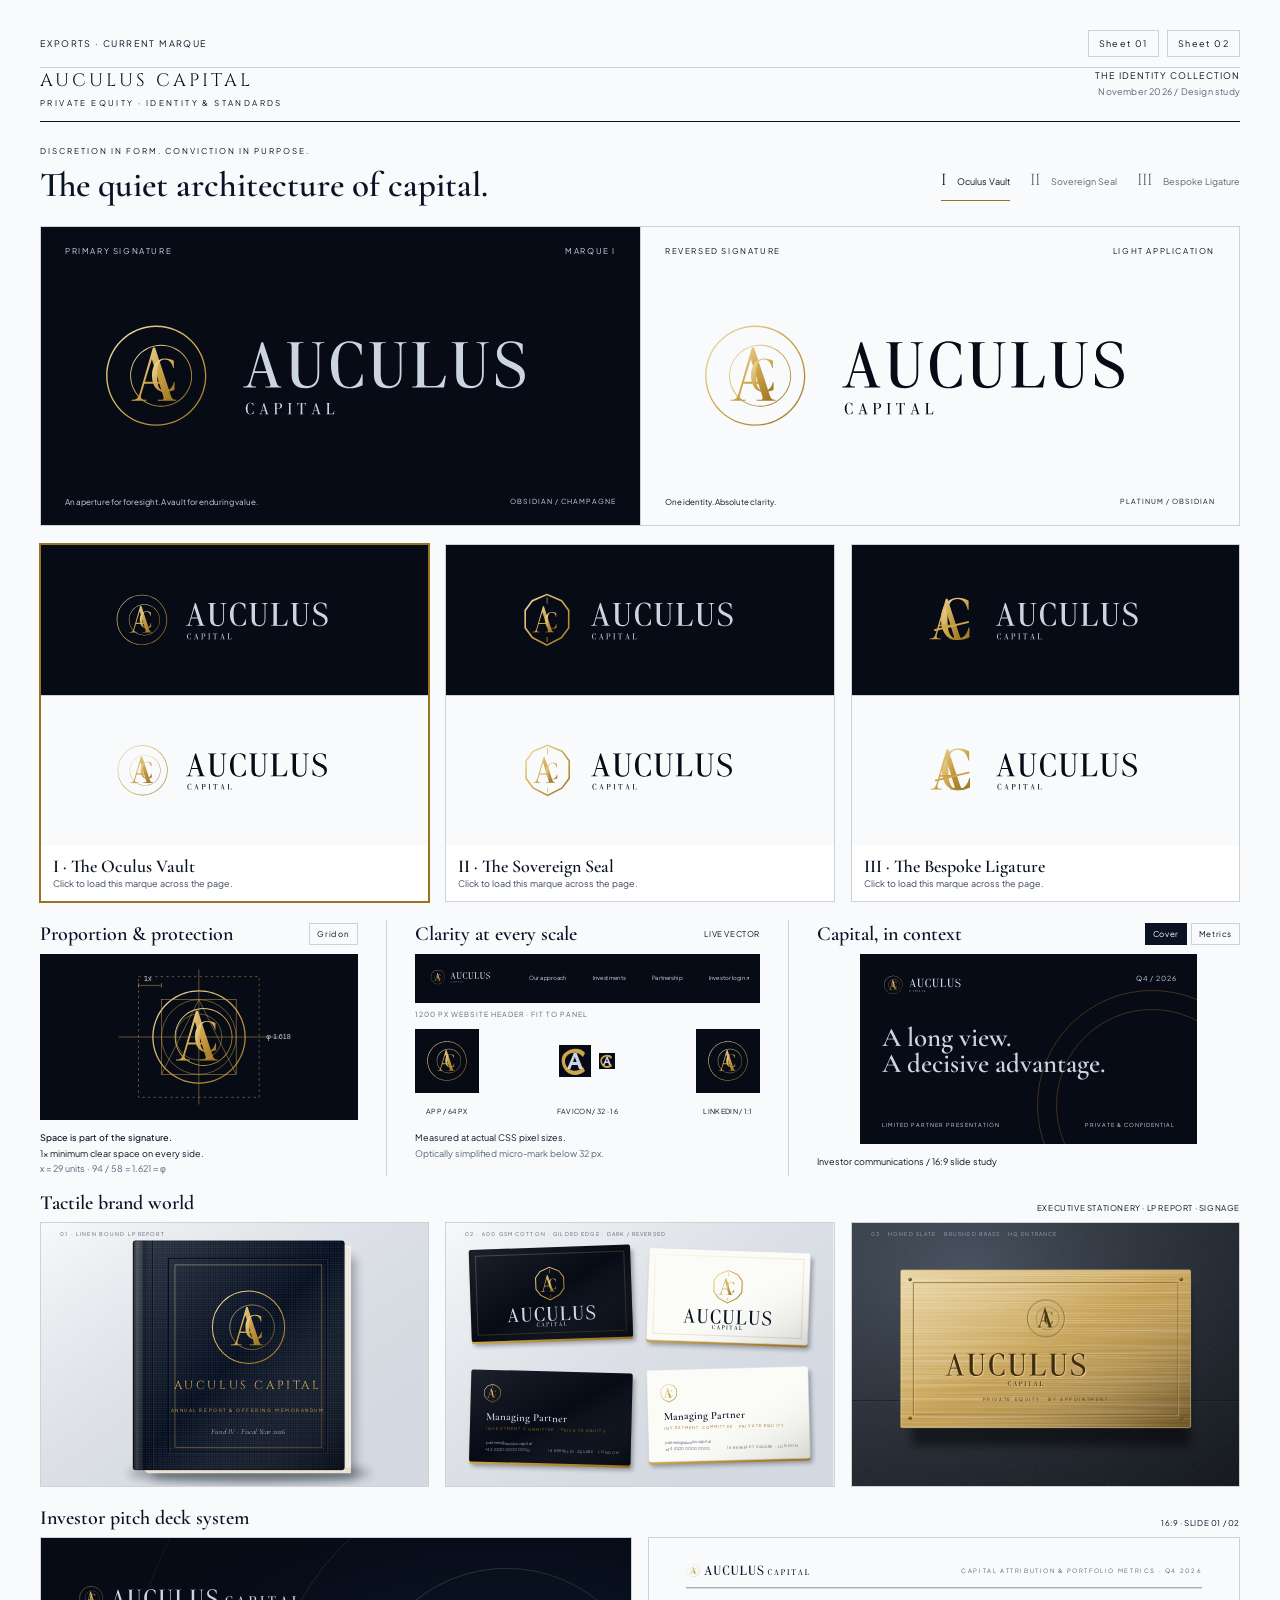
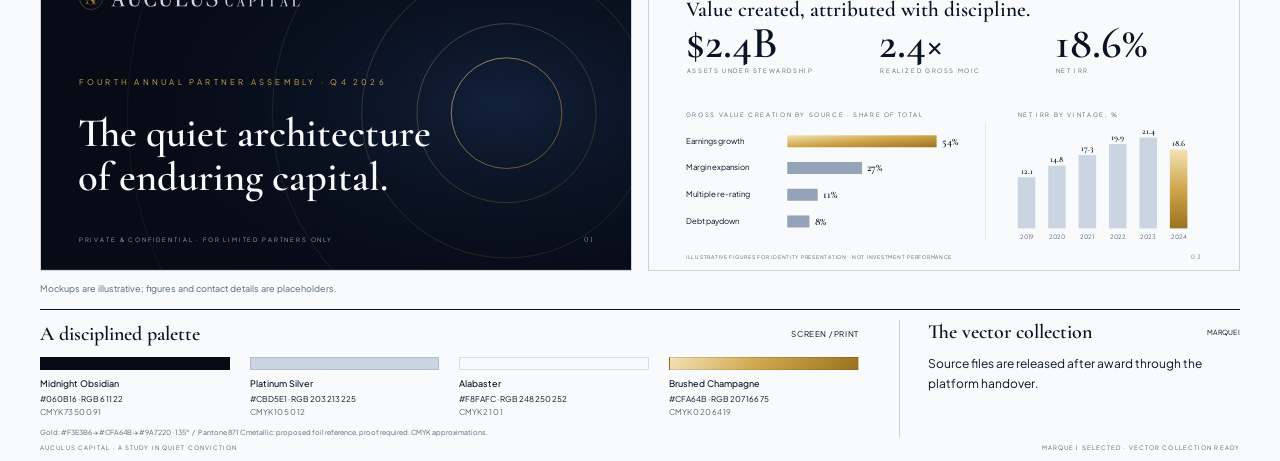
<file: index.html>
<!doctype html>
<html lang="en"><head><meta charset="utf-8"><meta name="viewport" content="width=device-width,initial-scale=1"><title>Auculus Capital | The Identity Collection</title><link rel="icon" href="vectors/auculus-monogram-icon.svg" type="image/svg+xml"><link rel="preconnect" href="https://fonts.googleapis.com"><link rel="preconnect" href="https://fonts.gstatic.com" crossorigin><link href="https://fonts.googleapis.com/css2?family=Cormorant+Garamond:wght@600;700&family=Cinzel:wght@400;600&family=Plus+Jakarta+Sans:wght@400;500;700&display=swap" rel="stylesheet"><link rel="stylesheet" href="style.css"></head>
<body><!-- claude-showcase:defs --><svg width="0" height="0" style="position:absolute" aria-hidden="true" focusable="false"><defs>
<linearGradient id="gold" x1="0" y1="0" x2="1" y2="1"><stop offset="0" stop-color="#F3E3B6"/><stop offset=".48" stop-color="#CFA64B"/><stop offset="1" stop-color="#9A7220"/></linearGradient>
<linearGradient id="goldv" x1="0" y1="0" x2="0" y2="1"><stop offset="0" stop-color="#F3E3B6"/><stop offset=".5" stop-color="#CFA64B"/><stop offset="1" stop-color="#9A7220"/></linearGradient>
<linearGradient id="brass" x1="0" y1="0" x2="1" y2="1"><stop offset="0" stop-color="#E6CF98"/><stop offset=".45" stop-color="#C9A55A"/><stop offset=".7" stop-color="#B38D43"/><stop offset="1" stop-color="#8E6C2B"/></linearGradient>
<linearGradient id="sheen" x1="0" y1="0" x2="1" y2="1"><stop offset="0" stop-color="#fff" stop-opacity=".16"/><stop offset=".5" stop-color="#fff" stop-opacity="0"/><stop offset="1" stop-color="#000" stop-opacity=".28"/></linearGradient>
<linearGradient id="spine" x1="0" y1="0" x2="1" y2="0"><stop offset="0" stop-color="#000" stop-opacity=".55"/><stop offset=".35" stop-color="#fff" stop-opacity=".10"/><stop offset=".6" stop-color="#000" stop-opacity=".25"/><stop offset="1" stop-color="#000" stop-opacity="0"/></linearGradient>
<pattern id="linen" width="3" height="3" patternUnits="userSpaceOnUse"><rect width="3" height="3" fill="#0A1324"/><path d="M0 .5H3" stroke="#1d2b47" stroke-width=".7"/><path d="M.5 0V3" stroke="#04080f" stroke-width=".7"/></pattern>
<linearGradient id="sheenbg" x1="0" y1="0" x2="1" y2="1"><stop offset="0" stop-color="#fff" stop-opacity=".7"/><stop offset="1" stop-color="#9aa4b4" stop-opacity=".25"/></linearGradient><radialGradient id="deckglow" cx=".78" cy=".5" r=".7"><stop offset="0" stop-color="#14233f" stop-opacity=".9"/><stop offset="1" stop-color="#060B16" stop-opacity="0"/></radialGradient><filter id="brush" x="0" y="0" width="100%" height="100%"><feTurbulence type="fractalNoise" baseFrequency=".004 .9" numOctaves="2" seed="4"/><feColorMatrix values="0 0 0 0 1  0 0 0 0 .97  0 0 0 0 .88  0 0 0 1.1 -.42"/></filter>
<filter id="stone" x="0" y="0" width="100%" height="100%"><feTurbulence type="fractalNoise" baseFrequency=".75" numOctaves="3" seed="9"/><feColorMatrix values="0 0 0 0 .8  0 0 0 0 .84  0 0 0 0 .9  0 0 0 .9 -.35"/></filter>
<filter id="blur6" x="-20%" y="-20%" width="140%" height="140%"><feGaussianBlur stdDeviation="6"/></filter>
<filter id="blur3" x="-20%" y="-20%" width="140%" height="140%"><feGaussianBlur stdDeviation="2.6"/></filter>
<filter id="blur1" x="-20%" y="-20%" width="140%" height="140%"><feGaussianBlur stdDeviation=".8"/></filter>
<g id="wm"><path transform="translate(0 0)" d="M0 100V98H4C10 98 12 94 15 86L40 0H44L73 88C76 96 77 98 84 98V100H49V98H56C60 98 61 96 59 90L52 68H24L18 88C16 95 18 98 24 98H28V100ZM25 64H51L38 22Z"/><path transform="translate(100 0)" d="M0 0H36V2H31C26 2 25 5 25 11V70C25 88 31 97 45 97C59 97 67 87 67 70V12C67 5 64 2 58 2H55V0H82V2H79C73 2 71 5 71 12V70C71 92 60 102 42 102C20 102 10 92 10 72V11C10 5 9 2 4 2H0Z"/><path transform="translate(198 0)" d="M70 5V28H68C64 10 55 1 42 1C21 1 18 23 18 50C18 78 22 99 43 99C56 99 66 88 70 71H72V95C64 99 54 102 42 102C15 102 2 80 2 50C2 21 17 -2 43 -2C54 -2 63 1 70 5Z"/><path transform="translate(288 0)" d="M0 0H36V2H31C26 2 25 5 25 11V70C25 88 31 97 45 97C59 97 67 87 67 70V12C67 5 64 2 58 2H55V0H82V2H79C73 2 71 5 71 12V70C71 92 60 102 42 102C20 102 10 92 10 72V11C10 5 9 2 4 2H0Z"/><path transform="translate(386 0)" d="M0 0H38V2H32C27 2 26 5 26 11V91C26 96 28 97 33 97H47C61 97 66 89 71 74H74L70 100H0V98H5C10 98 11 95 11 89V11C11 5 10 2 5 2H0Z"/><path transform="translate(476 0)" d="M0 0H36V2H31C26 2 25 5 25 11V70C25 88 31 97 45 97C59 97 67 87 67 70V12C67 5 64 2 58 2H55V0H82V2H79C73 2 71 5 71 12V70C71 92 60 102 42 102C20 102 10 92 10 72V11C10 5 9 2 4 2H0Z"/><path transform="translate(574 0)" d="M62 4V26H60C56 8 48 1 36 1C23 1 15 9 15 20C15 32 27 38 40 44C57 52 67 59 67 74C67 91 53 102 34 102C23 102 10 99 3 94V70H5C9 90 19 99 34 99C47 99 56 91 56 79C56 67 46 62 31 55C15 48 5 40 5 25C5 9 18 -2 36 -2C46 -2 56 1 62 4Z"/></g><g id="wm3"><path transform="translate(0 0)" d="M0 100V98H4C10 98 12 94 15 86L40 0H44L73 88C76 96 77 98 84 98V100H49V98H56C60 98 61 96 59 90L52 68H24L18 88C16 95 18 98 24 98H28V100ZM25 64H51L38 22Z" style="fill:var(--mk,url(#gold));stroke:var(--mkS,none)"/><path transform="translate(0 0)" d="M-4 76L88 53.06V58.66L-4 81.6Z" style="fill:var(--bg,#060B16)"/><path transform="translate(100 0)" d="M0 0H36V2H31C26 2 25 5 25 11V70C25 88 31 97 45 97C59 97 67 87 67 70V12C67 5 64 2 58 2H55V0H82V2H79C73 2 71 5 71 12V70C71 92 60 102 42 102C20 102 10 92 10 72V11C10 5 9 2 4 2H0Z" style="fill:var(--mk,url(#gold));stroke:var(--mkS,none)"/><path transform="translate(100 0)" d="M-4 76L86 53.56V59.16L-4 81.6Z" style="fill:var(--bg,#060B16)"/><path transform="translate(198 0)" d="M70 5V28H68C64 10 55 1 42 1C21 1 18 23 18 50C18 78 22 99 43 99C56 99 66 88 70 71H72V95C64 99 54 102 42 102C15 102 2 80 2 50C2 21 17 -2 43 -2C54 -2 63 1 70 5Z"/><path transform="translate(288 0)" d="M0 0H36V2H31C26 2 25 5 25 11V70C25 88 31 97 45 97C59 97 67 87 67 70V12C67 5 64 2 58 2H55V0H82V2H79C73 2 71 5 71 12V70C71 92 60 102 42 102C20 102 10 92 10 72V11C10 5 9 2 4 2H0Z"/><path transform="translate(386 0)" d="M0 0H38V2H32C27 2 26 5 26 11V91C26 96 28 97 33 97H47C61 97 66 89 71 74H74L70 100H0V98H5C10 98 11 95 11 89V11C11 5 10 2 5 2H0Z"/><path transform="translate(476 0)" d="M0 0H36V2H31C26 2 25 5 25 11V70C25 88 31 97 45 97C59 97 67 87 67 70V12C67 5 64 2 58 2H55V0H82V2H79C73 2 71 5 71 12V70C71 92 60 102 42 102C20 102 10 92 10 72V11C10 5 9 2 4 2H0Z"/><path transform="translate(574 0)" d="M62 4V26H60C56 8 48 1 36 1C23 1 15 9 15 20C15 32 27 38 40 44C57 52 67 59 67 74C67 91 53 102 34 102C23 102 10 99 3 94V70H5C9 90 19 99 34 99C47 99 56 91 56 79C56 67 46 62 31 55C15 48 5 40 5 25C5 9 18 -2 36 -2C46 -2 56 1 62 4Z"/></g><g id="cap"><path transform="translate(0 0)" d="M70 5V28H68C64 10 55 1 42 1C21 1 18 23 18 50C18 78 22 99 43 99C56 99 66 88 70 71H72V95C64 99 54 102 42 102C15 102 2 80 2 50C2 21 17 -2 43 -2C54 -2 63 1 70 5Z"/><path transform="translate(114 0)" d="M0 100V98H4C10 98 12 94 15 86L40 0H44L73 88C76 96 77 98 84 98V100H49V98H56C60 98 61 96 59 90L52 68H24L18 88C16 95 18 98 24 98H28V100ZM25 64H51L38 22Z"/><path transform="translate(238 0)" d="M0 0H39C64 0 73 11 73 26C73 44 59 53 37 53H24V89C24 95 26 98 31 98H35V100H0V98H4C9 98 10 95 10 89V11C10 5 9 2 4 2H0ZM24 3V50H36C51 50 58 42 58 26C58 10 51 3 37 3Z"/><path transform="translate(352 0)" d="M0 0H38V2H33C28 2 26 5 26 11V89C26 95 28 98 33 98H38V100H0V98H5C10 98 12 95 12 89V11C12 5 10 2 5 2H0Z"/><path transform="translate(430 0)" d="M0 0H76L78 25H76C71 7 67 3 55 3H45V89C45 95 47 98 52 98H56V100H20V98H24C29 98 31 95 31 89V3H21C9 3 6 7 2 25H0Z"/><path transform="translate(548 0)" d="M0 100V98H4C10 98 12 94 15 86L40 0H44L73 88C76 96 77 98 84 98V100H49V98H56C60 98 61 96 59 90L52 68H24L18 88C16 95 18 98 24 98H28V100ZM25 64H51L38 22Z"/><path transform="translate(672 0)" d="M0 0H38V2H32C27 2 26 5 26 11V91C26 96 28 97 33 97H47C61 97 66 89 71 74H74L70 100H0V98H5C10 98 11 95 11 89V11C11 5 10 2 5 2H0Z"/></g><g id="m1"><g fill="none" style="stroke:var(--mkS,var(--mk,url(#gold)))"><circle cx="128" cy="128" r="112" stroke-width="3.2"/><circle cx="139" cy="128" r="69.22" stroke-width="1.8"/></g><path transform="translate(73 65) scale(1.19)" style="fill:var(--mk,url(#gold));stroke:var(--mkS,none)" fill-rule="evenodd" d="M0 100V98H4C10 98 12 94 15 86L40 0H44L73 88C76 96 77 98 84 98V100H49V98H56C60 98 61 96 59 90L52 68H24L18 88C16 95 18 98 24 98H28V100ZM25 64H51L38 22Z"/><path transform="translate(117 91) scale(0.72)" style="fill:var(--mk,url(#gold));stroke:var(--mkS,none)" fill-rule="evenodd" d="M70 5V28H68C64 10 55 1 42 1C21 1 18 23 18 50C18 78 22 99 43 99C56 99 66 88 70 71H72V95C64 99 54 102 42 102C15 102 2 80 2 50C2 21 17 -2 43 -2C54 -2 63 1 70 5Z"/></g><g id="m2"><path fill-rule="evenodd" style="fill:var(--mk,url(#gold));stroke:var(--mkS,none)" d="M128 12L195 40L228 84L228 165L195 209L128 244L61 209L28 165L28 84L61 40Z M128 19L191 46L221 87L221 162L190 204L128 236L66 204L35 162L35 87L65 46Z"/><path transform="translate(64 68) scale(1.15)" style="fill:var(--mk,url(#gold));stroke:var(--mkS,none)" fill-rule="evenodd" d="M0 100V98H4C10 98 12 94 15 86L40 0H44L73 88C76 96 77 98 84 98V100H49V98H56C60 98 61 96 59 90L52 68H24L18 88C16 95 18 98 24 98H28V100ZM25 64H51L38 22Z"/><path transform="translate(119 95) scale(0.72)" style="fill:var(--mk,url(#gold));stroke:var(--mkS,none)" fill-rule="evenodd" d="M70 5V28H68C64 10 55 1 42 1C21 1 18 23 18 50C18 78 22 99 43 99C56 99 66 88 70 71H72V95C64 99 54 102 42 102C15 102 2 80 2 50C2 21 17 -2 43 -2C54 -2 63 1 70 5Z"/><path d="M127 28H130V57H127ZM127 204H130V226H127Z" style="fill:var(--mk,url(#gold));stroke:var(--mkS,none)"/></g><g id="a3"><path transform="translate(26 10) scale(1.1)" style="fill:var(--mk,url(#gold));stroke:var(--mkS,none)" fill-rule="evenodd" d="M70 5V28H68C64 10 55 1 42 1C21 1 18 23 18 50C18 78 22 99 43 99C56 99 66 88 70 71H72V95C64 99 54 102 42 102C15 102 2 80 2 50C2 21 17 -2 43 -2C54 -2 63 1 70 5Z"/><path transform="translate(-8 10) scale(1.1)" style="fill:var(--mk,url(#gold));stroke:var(--mkS,none)" fill-rule="evenodd" d="M0 100V98H4C10 98 12 94 15 86L40 0H44L73 88C76 96 77 98 84 98V100H49V98H56C60 98 61 96 59 90L52 68H24L18 88C16 95 18 98 24 98H28V100ZM25 64H51L38 22Z"/><path d="M2 94L96 71L98 76L4 99Z" style="fill:var(--mk,url(#gold));stroke:var(--mkS,none)"/></g><g id="mm1"><circle cx="128" cy="128" r="110" fill="none" style="stroke:var(--mkS,var(--mk,url(#gold)))" stroke-width="14"/><path transform="translate(66 56) scale(1.36)" style="fill:var(--mk,url(#gold));stroke:var(--mkS,none)" fill-rule="evenodd" d="M0 100V98H4C10 98 12 94 15 86L40 0H44L73 88C76 96 77 98 84 98V100H49V98H56C60 98 61 96 59 90L52 68H24L18 88C16 95 18 98 24 98H28V100ZM25 64H51L38 22Z"/></g><g id="mm2"><path fill-rule="evenodd" style="fill:var(--mk,url(#gold));stroke:var(--mkS,none)" d="M128 12L195 40L228 84L228 165L195 209L128 244L61 209L28 165L28 84L61 40Z M128 19L191 46L221 87L221 162L190 204L128 236L66 204L35 162L35 87L65 46Z"/><path transform="translate(68 62) scale(1.3)" style="fill:var(--mk,url(#gold));stroke:var(--mkS,none)" fill-rule="evenodd" d="M0 100V98H4C10 98 12 94 15 86L40 0H44L73 88C76 96 77 98 84 98V100H49V98H56C60 98 61 96 59 90L52 68H24L18 88C16 95 18 98 24 98H28V100ZM25 64H51L38 22Z"/></g><g id="mm3"><path transform="translate(24 6) scale(1.15)" style="fill:var(--mk,url(#gold));stroke:var(--mkS,none)" fill-rule="evenodd" d="M70 5V28H68C64 10 55 1 42 1C21 1 18 23 18 50C18 78 22 99 43 99C56 99 66 88 70 71H72V95C64 99 54 102 42 102C15 102 2 80 2 50C2 21 17 -2 43 -2C54 -2 63 1 70 5Z"/><path transform="translate(-10 6) scale(1.15)" style="fill:var(--mk,url(#gold));stroke:var(--mkS,none)" fill-rule="evenodd" d="M0 100V98H4C10 98 12 94 15 86L40 0H44L73 88C76 96 77 98 84 98V100H49V98H56C60 98 61 96 59 90L52 68H24L18 88C16 95 18 98 24 98H28V100ZM25 64H51L38 22Z"/></g>
</defs></svg><!-- /claude-showcase:defs --><main class="board"><!-- claude-showcase:top --><div class="topbar"><span>EXPORTS · CURRENT MARQUE</span><div class="dl"><a href="board1-claude.html">Sheet 01</a><a href="board2-claude.html">Sheet 02</a></div></div><!-- /claude-showcase:top --><header><div class="brand-title">AUCULUS CAPITAL<span>PRIVATE EQUITY · IDENTITY & STANDARDS</span></div><div class="edition">THE IDENTITY COLLECTION<br><span>November 2026 / Design study</span></div></header>
<section class="intro"><div><p class="eyebrow">DISCRETION IN FORM. CONVICTION IN PURPOSE.</p><h1>The quiet architecture of capital.</h1></div><nav aria-label="Logo directions"><button class="selected" data-marque="0" aria-pressed="true">I <span>Oculus Vault</span></button><button data-marque="1" aria-pressed="false">II <span>Sovereign Seal</span></button><button data-marque="2" aria-pressed="false">III <span>Bespoke Ligature</span></button></nav></section>
<section class="lockups" aria-label="Primary and reversed identity"><figure class="primary"><figcaption><span>PRIMARY SIGNATURE</span><span class="direction">MARQUE I</span></figcaption><img data-logo="dark" src="vectors/auculus-primary-dark.svg" alt="Auculus Capital primary signature"><div class="figure-foot"><span id="concept">An aperture for foresight. A vault for enduring value.</span><span>OBSIDIAN / CHAMPAGNE</span></div></figure><figure class="reverse"><figcaption><span>REVERSED SIGNATURE</span><span>LIGHT APPLICATION</span></figcaption><img data-logo="light" src="vectors/auculus-reversed-light.svg" alt="Auculus Capital reversed signature"><div class="figure-foot"><span>One identity. Absolute clarity.</span><span>PLATINUM / OBSIDIAN</span></div></figure></section>
<!-- claude-showcase:cmp --><section class="cmp" aria-label="Three marque comparison"><button data-marque="0" aria-pressed="false"><div class="pn dk"><img alt="" src="vectors/auculus-marque-1-dark.svg" style="position:absolute;inset:0;width:100%;height:100%;object-fit:contain;padding:6px"></div><div class="pn lt" style="border:0;border-top:1px solid var(--line)"><img alt="" src="vectors/auculus-marque-1-light.svg" style="position:absolute;inset:0;width:100%;height:100%;object-fit:contain;padding:6px"></div><div class="meta"><b>I · The Oculus Vault</b>Click to load this marque across the page.</div></button><button data-marque="1" aria-pressed="false"><div class="pn dk"><img alt="" src="vectors/auculus-marque-2-dark.svg" style="position:absolute;inset:0;width:100%;height:100%;object-fit:contain;padding:6px"></div><div class="pn lt" style="border:0;border-top:1px solid var(--line)"><img alt="" src="vectors/auculus-marque-2-light.svg" style="position:absolute;inset:0;width:100%;height:100%;object-fit:contain;padding:6px"></div><div class="meta"><b>II · The Sovereign Seal</b>Click to load this marque across the page.</div></button><button data-marque="2" aria-pressed="false"><div class="pn dk"><img alt="" src="vectors/auculus-marque-3-dark.svg" style="position:absolute;inset:0;width:100%;height:100%;object-fit:contain;padding:6px"></div><div class="pn lt" style="border:0;border-top:1px solid var(--line)"><img alt="" src="vectors/auculus-marque-3-light.svg" style="position:absolute;inset:0;width:100%;height:100%;object-fit:contain;padding:6px"></div><div class="meta"><b>III · The Bespoke Ligature</b>Click to load this marque across the page.</div></button></section><!-- /claude-showcase:cmp --><section class="specimens"><article class="construction"><div class="section-head"><h2>Proportion & protection</h2><button id="gridToggle" aria-pressed="true">Grid on</button></div><div class="diagram"><img data-logo="icon" src="vectors/auculus-monogram-icon.svg" alt="Monogram geometry"><svg class="grid" viewBox="0 0 400 170" aria-label="Golden ratio construction and exclusion zone"><g fill="none" stroke="#CFA64B" stroke-width=".6"><rect x="124" y="9" width="152" height="152" stroke-dasharray="3 4"/><rect x="153" y="38" width="94" height="94"/><circle cx="200" cy="85" r="47"/><circle cx="200" cy="85" r="29"/><path d="M99 85H301M200 0V170M153 132L200 38L247 132M124 20H153M124 17V23M153 17V23"/></g><g fill="#CBD5E1" font-size="9" font-family="sans-serif"><text x="131" y="15">1x</text><text x="285" y="88">φ 1.618</text></g></svg></div><p><strong>Space is part of the signature.</strong><br>1x minimum clear space on every side.<br><span>x = 29 units · 94 / 58 = 1.621 ≈ φ</span></p></article>
<article class="scale"><div class="section-head"><h2>Clarity at every scale</h2><span>LIVE VECTOR</span></div><div class="nav-viewport"><div class="sample-nav"><img data-logo="dark" src="vectors/auculus-primary-dark.svg" alt="Website header logo"><span>Our approach</span><span>Investments</span><span>Partnership</span><span>Investor login ↗</span></div></div><div class="micro-label">1200 PX WEBSITE HEADER · FIT TO PANEL</div><div class="icon-strip"><div><img width="64" height="64" data-logo="icon" src="vectors/auculus-monogram-icon.svg" alt="64 pixel app icon"><span>APP / 64 PX</span></div><div><img width="32" height="32" data-micro="32" src="vectors/auculus-monogram-icon.svg" alt="32 pixel favicon"><img width="16" height="16" data-micro="16" src="vectors/auculus-monogram-icon.svg" alt="16 pixel favicon"><span>FAVICON / 32 · 16</span></div><div><img width="64" height="64" data-logo="icon" src="vectors/auculus-monogram-icon.svg" alt="LinkedIn square profile"><span>LINKEDIN / 1:1</span></div></div><p>Measured at actual CSS pixel sizes.<br><span>Optically simplified micro-mark below 32 px.</span></p></article>
<article class="context"><div class="section-head"><h2>Capital, in context</h2><div class="deck-tabs"><button data-slide="cover" class="selected" aria-pressed="true">Cover</button><button data-slide="metrics" aria-pressed="false">Metrics</button></div></div><div class="slide" id="cover"><img data-logo="dark" src="vectors/auculus-primary-dark.svg" alt="Pitch deck identity"><span class="slide-quarter">Q4 / 2026</span><h3>A long view.<br>A decisive advantage.</h3><div class="slide-foot">LIMITED PARTNER PRESENTATION<span>PRIVATE & CONFIDENTIAL</span></div><div class="orbit"></div></div><div class="slide" id="metrics" hidden><div class="metrics-title">Portfolio at a glance <span>Q4 / 2026</span></div><div class="metrics"><div>2.4×<small>GROSS MOIC</small></div><div>18.6%<small>GROSS IRR</small></div><div>12<small>INVESTMENTS</small></div></div><div class="bars"><i style="height:30%"></i><i style="height:43%"></i><i style="height:57%"></i><i style="height:72%"></i><i style="height:90%"></i></div><div class="slide-foot">ILLUSTRATIVE DATA ONLY<span>NOT INVESTMENT PERFORMANCE</span></div></div><p>Investor communications / 16:9 slide study</p></article></section>
<!-- claude-showcase:world --><section class="world" id="world"><div class="section-head"><h2>Tactile brand world</h2><span>EXECUTIVE STATIONERY · LP REPORT · SIGNAGE</span></div><div class="tri"><div><svg viewBox="0 6 480 326" preserveAspectRatio="xMidYMid slice" role="img" aria-label="Hardbound linen LP annual report and offering memorandum">
<rect width="480" height="340" fill="#E8EBF0"/><rect width="480" height="340" fill="url(#sheenbg)"/>
<ellipse cx="258" cy="316" rx="150" ry="11" fill="#0A1324" opacity=".38" filter="url(#blur6)"/>
<rect x="132" y="38" width="250" height="276" rx="3" fill="#0A1324" opacity=".30" filter="url(#blur6)" transform="translate(8 10)"/>
<rect x="372" y="34" width="12" height="276" fill="#F4F1E8"/><path d="M372 34V310M375 35V311M378 36V312M381 37V311" stroke="#cfc8b5" stroke-width=".5"/>
<path d="M126 310H384V316H132Z" fill="#E9E3D3"/>
<rect x="114" y="28" width="262" height="284" rx="3" fill="url(#linen)"/>
<rect x="114" y="28" width="262" height="284" rx="3" fill="url(#sheen)"/>
<rect x="114" y="28" width="22" height="284" rx="3" fill="url(#spine)"/>
<path d="M138 28V312" stroke="#02050b" stroke-width="1.2" opacity=".6"/><path d="M139.4 28V312" stroke="#2c3f66" stroke-width=".8" opacity=".6"/>
<rect x="158" y="50" width="196" height="240" fill="none" stroke="#02050b" stroke-width="1.6" opacity=".8"/>
<rect x="159" y="51" width="196" height="240" fill="none" stroke="#2e4166" stroke-width=".8" opacity=".7"/>
<rect x="166" y="58" width="182" height="226" fill="none" stroke="url(#gold)" stroke-width=".6" opacity=".8"/>
<g transform="translate(206 84) scale(.4)"><use href="#m1"/></g>
<text x="256" y="212" text-anchor="middle" font-family="Cinzel,serif" font-size="14.5" letter-spacing="3.2" fill="url(#goldv)">AUCULUS CAPITAL</text>
<path d="M226 224H286" stroke="url(#gold)" stroke-width=".7"/>
<text x="256" y="240" text-anchor="middle" font-family="Plus Jakarta Sans,sans-serif" font-size="5.6" letter-spacing="1.9" fill="#CFA64B">ANNUAL REPORT &amp; OFFERING MEMORANDUM</text>
<text x="256" y="268" text-anchor="middle" font-family="Cormorant Garamond,serif" font-size="9.5" font-style="italic" fill="#CBD5E1" opacity=".85">Fund IV · Fiscal Year 2026</text>
<rect x="114" y="28" width="262" height="284" rx="3" fill="none" stroke="#000" stroke-opacity=".4"/>
<text x="24" y="22" font-family="Plus Jakarta Sans,sans-serif" font-size="6.5" letter-spacing="1.4" fill="#596779">01 · LINEN BOUND LP REPORT</text>
</svg></div><div><svg viewBox="0 6 480 326" preserveAspectRatio="xMidYMid slice" role="img" aria-label="600gsm cotton executive business cards, dark and reversed light">
<rect width="480" height="340" fill="#E8EBF0"/><rect width="480" height="340" fill="url(#sheenbg)"/>
<g transform="translate(30 36) rotate(-2 100 57)" style="--bg:#060B16">
<rect x="3" y="6" width="200" height="114" rx="3" fill="#0A1324" opacity=".35" filter="url(#blur3)"/>
<rect y="3" width="200" height="114" rx="2.5" fill="url(#gold)"/>
<rect width="200" height="114" rx="2.5" fill="#060B16"/>
<rect width="200" height="114" rx="2.5" fill="url(#sheen)" opacity=".55"/>
<rect x="8" y="8" width="184" height="98" fill="none" stroke="url(#gold)" stroke-width=".4" opacity=".7"/>
<use href="#m2" transform="translate(76 22) scale(.18)"/>
<g transform="translate(45 74) scale(.17)" fill="#CBD5E1"><use href="#wm"/></g>
<g transform="translate(81 93) scale(.05)" fill="#CBD5E1"><use href="#cap"/></g>
</g><g transform="translate(250 40) rotate(2 100 57)" style="--bg:#FBFBF8">
<rect x="3" y="6" width="200" height="114" rx="3" fill="#0A1324" opacity=".35" filter="url(#blur3)"/>
<rect y="3" width="200" height="114" rx="2.5" fill="url(#gold)"/>
<rect width="200" height="114" rx="2.5" fill="#FBFBF8"/><rect width="200" height="114" rx="2.5" fill="none" stroke="#d6d9de" stroke-width=".6"/>
<rect width="200" height="114" rx="2.5" fill="url(#sheen)" opacity=".55"/>
<rect x="8" y="8" width="184" height="98" fill="none" stroke="url(#gold)" stroke-width=".4" opacity=".7"/>
<use href="#m2" transform="translate(76 22) scale(.18)"/>
<g transform="translate(45 74) scale(.17)" fill="#0A1324"><use href="#wm"/></g>
<g transform="translate(81 93) scale(.05)" fill="#0A1324"><use href="#cap"/></g>
</g>
<g transform="translate(30 190) rotate(1.5 100 57)" style="--bg:#060B16">
<rect x="3" y="6" width="200" height="114" rx="3" fill="#0A1324" opacity=".35" filter="url(#blur3)"/>
<rect y="3" width="200" height="114" rx="2.5" fill="url(#gold)"/>
<rect width="200" height="114" rx="2.5" fill="#060B16"/>
<rect width="200" height="114" rx="2.5" fill="url(#sheen)" opacity=".55"/>
<g transform="translate(14 16) scale(.1)"><use href="#m2"/></g><g transform="translate(14 16)"><rect width="0" height="0"/></g>
<text x="20" y="62" font-family="Cormorant Garamond,serif" font-size="13.5" font-weight="600" fill="#CBD5E1">Managing Partner</text>
<text x="20" y="74" font-family="Plus Jakarta Sans,sans-serif" font-size="4.8" letter-spacing="1.4" fill="#9A7220">INVESTMENT COMMITTEE · PRIVATE EQUITY</text>
<path d="M20 82H44" stroke="url(#gold)" stroke-width=".6"/>
<text x="20" y="92" font-family="Plus Jakarta Sans,sans-serif" font-size="5" fill="#94A3B8">partners@auculus.capital</text>
<text x="20" y="100" font-family="Plus Jakarta Sans,sans-serif" font-size="5" fill="#94A3B8">+44 (0)20 0000 0000</text>
<text x="186" y="100" text-anchor="end" font-family="Plus Jakarta Sans,sans-serif" font-size="4.4" letter-spacing=".8" fill="#94A3B8">18 BERKELEY SQUARE · LONDON</text>
</g><g transform="translate(250 186) rotate(-1.5 100 57)" style="--bg:#FBFBF8">
<rect x="3" y="6" width="200" height="114" rx="3" fill="#0A1324" opacity=".35" filter="url(#blur3)"/>
<rect y="3" width="200" height="114" rx="2.5" fill="url(#gold)"/>
<rect width="200" height="114" rx="2.5" fill="#FBFBF8"/><rect width="200" height="114" rx="2.5" fill="none" stroke="#d6d9de" stroke-width=".6"/>
<rect width="200" height="114" rx="2.5" fill="url(#sheen)" opacity=".55"/>
<g transform="translate(14 16) scale(.1)"><use href="#m2"/></g><g transform="translate(14 16)"><rect width="0" height="0"/></g>
<text x="20" y="62" font-family="Cormorant Garamond,serif" font-size="13.5" font-weight="600" fill="#0A1324">Managing Partner</text>
<text x="20" y="74" font-family="Plus Jakarta Sans,sans-serif" font-size="4.8" letter-spacing="1.4" fill="#9A7220">INVESTMENT COMMITTEE · PRIVATE EQUITY</text>
<path d="M20 82H44" stroke="url(#gold)" stroke-width=".6"/>
<text x="20" y="92" font-family="Plus Jakarta Sans,sans-serif" font-size="5" fill="#596779">partners@auculus.capital</text>
<text x="20" y="100" font-family="Plus Jakarta Sans,sans-serif" font-size="5" fill="#596779">+44 (0)20 0000 0000</text>
<text x="186" y="100" text-anchor="end" font-family="Plus Jakarta Sans,sans-serif" font-size="4.4" letter-spacing=".8" fill="#596779">18 BERKELEY SQUARE · LONDON</text>
</g>
<text x="24" y="22" font-family="Plus Jakarta Sans,sans-serif" font-size="6.5" letter-spacing="1.4" fill="#596779">02 · 600 GSM COTTON · GILDED EDGE · DARK / REVERSED</text>
</svg></div><div><svg viewBox="0 6 480 326" preserveAspectRatio="xMidYMid slice" role="img" aria-label="Honed slate and brushed brass headquarters entrance plaque">
<defs><linearGradient id="slate" x1="0" y1="0" x2="1" y2="1"><stop offset="0" stop-color="#3b434f"/><stop offset=".5" stop-color="#2a313b"/><stop offset="1" stop-color="#1b2028"/></linearGradient>
<radialGradient id="wall" cx=".3" cy=".2" r="1"><stop offset="0" stop-color="#5a6574" stop-opacity=".55"/><stop offset="1" stop-color="#000" stop-opacity=".25"/></radialGradient></defs>
<rect width="480" height="340" fill="url(#slate)"/><rect width="480" height="340" filter="url(#stone)" opacity=".16"/><rect width="480" height="340" fill="url(#wall)"/>
<path d="M0 226H480" stroke="#0a0d12" stroke-width="1" opacity=".5"/><path d="M0 227H480" stroke="#fff" stroke-width=".5" opacity=".08"/>
<rect x="68" y="74" width="344" height="196" fill="#000" opacity=".5" filter="url(#blur6)" transform="translate(6 12)"/>
<rect x="60" y="64" width="360" height="196" rx="2" fill="url(#brass)"/>
<rect x="60" y="64" width="360" height="196" rx="2" filter="url(#brush)" opacity=".55"/>
<rect x="60" y="64" width="360" height="196" rx="2" fill="url(#sheen)"/>
<rect x="60.5" y="64.5" width="359" height="195" rx="2" fill="none" stroke="#F8E9BE" stroke-opacity=".7"/><rect x="60" y="64" width="360" height="196" rx="2" fill="none" stroke="#5c4316" stroke-opacity=".6"/>
<rect x="76" y="80" width="328" height="164" fill="none" stroke="#6b4e18" stroke-width="1.1" opacity=".75"/><rect x="77" y="81" width="328" height="164" fill="none" stroke="#F4E2B0" stroke-width=".6" opacity=".7"/>
<g transform="translate(1 1.2)" style="--mk:#F6E7BB;--bg:#C9A55A" opacity=".75"><g transform="translate(214 98) scale(.205)"><use href="#m1"/></g>
<g transform="translate(116 168) scale(.27)" fill="#F6E7BB"><use href="#wm"/></g><g transform="translate(193 202) scale(.0585)" fill="#F6E7BB"><use href="#cap"/></g></g>
<g style="--mk:#4a3410;--bg:#C9A55A"><g transform="translate(214 98) scale(.205)"><use href="#m1"/></g>
<g transform="translate(116 168) scale(.27)" fill="#3F2D0E"><use href="#wm"/></g><g transform="translate(193 202) scale(.0585)" fill="#3F2D0E"><use href="#cap"/></g></g>
<text x="240" y="226" text-anchor="middle" font-family="Plus Jakarta Sans,sans-serif" font-size="5.4" letter-spacing="2" fill="#4a3410">PRIVATE EQUITY · BY APPOINTMENT</text>
<g fill="#5c4316"><circle cx="72" cy="76" r="2.2"/><circle cx="408" cy="76" r="2.2"/><circle cx="72" cy="248" r="2.2"/><circle cx="408" cy="248" r="2.2"/></g>
<g fill="#F6E7BB" opacity=".6"><circle cx="71.5" cy="75.5" r=".9"/><circle cx="407.5" cy="75.5" r=".9"/><circle cx="71.5" cy="247.5" r=".9"/><circle cx="407.5" cy="247.5" r=".9"/></g>
<text x="24" y="22" font-family="Plus Jakarta Sans,sans-serif" font-size="6.5" letter-spacing="1.4" fill="#94A3B8">03 · HONED SLATE · BRUSHED BRASS · HQ ENTRANCE</text>
</svg></div></div><div class="section-head" style="margin-top:22px"><h2>Investor pitch deck system</h2><span>16:9 · SLIDE 01 / 02</span></div><div class="deckpair"><div><svg viewBox="0 0 1280 720" role="img" aria-label="Pitch deck slide 01, cover" style="--bg:#060B16">
<rect width="1280" height="720" fill="#060B16"/><rect width="1280" height="720" fill="url(#deckglow)"/><circle cx="1010" cy="380" r="120.0" fill="none" stroke="url(#gold)" stroke-width="1.5" opacity="0.85"/><circle cx="1010" cy="380" r="194.2" fill="none" stroke="url(#gold)" stroke-width="1" opacity="0.55"/><circle cx="1010" cy="380" r="314.2" fill="none" stroke="url(#gold)" stroke-width="1" opacity="0.38"/><circle cx="1010" cy="380" r="508.3" fill="none" stroke="url(#gold)" stroke-width="1" opacity="0.25"/><circle cx="1010" cy="380" r="822.5" fill="none" stroke="url(#gold)" stroke-width="1" opacity="0.15"/>
<g><use href="#m1" transform="translate(80 101.2) scale(0.2250)"/><use href="#wm" transform="translate(152.0 112) scale(0.36)" fill="#CBD5E1"/><use href="#cap" transform="translate(399.7 126.4) scale(0.2160)" fill="#CBD5E1"/></g>
<text x="82" y="318" font-family="Plus Jakarta Sans,sans-serif" font-size="17" letter-spacing="7" fill="#CFA64B">FOURTH ANNUAL PARTNER ASSEMBLY · Q4 2026</text>
<path d="M82 346H202" stroke="url(#gold)" stroke-width="1.2"/>
<text font-family="Cormorant Garamond,serif" font-weight="600" font-size="88" fill="#F8FAFC"><tspan x="80" y="452">The quiet architecture</tspan><tspan x="80" y="546">of enduring capital.</tspan></text>
<text x="82" y="660" font-family="Plus Jakarta Sans,sans-serif" font-size="13" letter-spacing="4" fill="#94A3B8">PRIVATE &amp; CONFIDENTIAL · FOR LIMITED PARTNERS ONLY</text>
<text x="1200" y="660" text-anchor="end" font-family="Cinzel,serif" font-size="16" letter-spacing="3" fill="#94A3B8">01</text>
</svg></div><div><svg viewBox="0 0 1280 720" role="img" aria-label="Pitch deck slide 02, capital attribution and portfolio metrics" style="--bg:#F8FAFC">
<rect width="1280" height="720" fill="#F8FAFC"/>
<g><use href="#m1" transform="translate(80 54.0) scale(0.1250)"/><use href="#wm" transform="translate(120.0 60) scale(0.2)" fill="#0A1324"/><use href="#cap" transform="translate(257.6 68.0) scale(0.1200)" fill="#0A1324"/></g>
<text x="1200" y="76" text-anchor="end" font-family="Plus Jakarta Sans,sans-serif" font-size="13" letter-spacing="3.5" fill="#596779">CAPITAL ATTRIBUTION &amp; PORTFOLIO METRICS · Q4 2026</text>
<path d="M80 108H1200" stroke="#0A1324" stroke-width="1"/>
<text x="80" y="170" font-family="Cormorant Garamond,serif" font-weight="600" font-size="46" fill="#0A1324">Value created, attributed with discipline.</text>
<text x="80" y="258" font-family="Cormorant Garamond,serif" font-weight="600" font-size="96" fill="#0A1324">$2.4B</text><text x="82" y="292" font-family="Plus Jakarta Sans,sans-serif" font-size="13" letter-spacing="3.5" fill="#596779">ASSETS UNDER STEWARDSHIP</text><path d="M82 306H132" stroke="url(#gold)" stroke-width="1.5"/><text x="500" y="258" font-family="Cormorant Garamond,serif" font-weight="600" font-size="96" fill="#0A1324">2.4×</text><text x="502" y="292" font-family="Plus Jakarta Sans,sans-serif" font-size="13" letter-spacing="3.5" fill="#596779">REALIZED GROSS MOIC</text><path d="M502 306H552" stroke="url(#gold)" stroke-width="1.5"/><text x="880" y="258" font-family="Cormorant Garamond,serif" font-weight="600" font-size="96" fill="#0A1324">18.6%</text><text x="882" y="292" font-family="Plus Jakarta Sans,sans-serif" font-size="13" letter-spacing="3.5" fill="#596779">NET IRR</text><path d="M882 306H932" stroke="url(#gold)" stroke-width="1.5"/>
<text x="80" y="388" font-family="Plus Jakarta Sans,sans-serif" font-size="13" letter-spacing="3.5" fill="#596779">GROSS VALUE CREATION BY SOURCE · SHARE OF TOTAL</text>
<text x="80" y="446" font-family="Plus Jakarta Sans,sans-serif" font-size="17" fill="#0A1324">Earnings growth</text><rect x="300" y="428" width="324" height="26" fill="url(#gold)"/><text x="636" y="448" font-family="Cormorant Garamond,serif" font-weight="600" font-size="24" fill="#0A1324">54%</text><text x="80" y="504" font-family="Plus Jakarta Sans,sans-serif" font-size="17" fill="#0A1324">Margin expansion</text><rect x="300" y="486" width="162" height="26" fill="#94A3B8"/><text x="474" y="506" font-family="Cormorant Garamond,serif" font-weight="600" font-size="24" fill="#0A1324">27%</text><text x="80" y="562" font-family="Plus Jakarta Sans,sans-serif" font-size="17" fill="#0A1324">Multiple re-rating</text><rect x="300" y="544" width="66" height="26" fill="#94A3B8"/><text x="378" y="564" font-family="Cormorant Garamond,serif" font-weight="600" font-size="24" fill="#0A1324">11%</text><text x="80" y="620" font-family="Plus Jakarta Sans,sans-serif" font-size="17" fill="#0A1324">Debt paydown</text><rect x="300" y="602" width="48" height="26" fill="#94A3B8"/><text x="360" y="622" font-family="Cormorant Garamond,serif" font-weight="600" font-size="24" fill="#0A1324">8%</text>
<path d="M730 400V656" stroke="#cdd2d8"/>
<text x="800" y="388" font-family="Plus Jakarta Sans,sans-serif" font-size="13" letter-spacing="3.5" fill="#596779">NET IRR BY VINTAGE, %</text>
<rect x="800" y="519" width="38" height="111" fill="#CBD5E1"/><text x="819" y="511" text-anchor="middle" font-family="Cormorant Garamond,serif" font-weight="600" font-size="19" fill="#0A1324">12.1</text><text x="819" y="654" text-anchor="middle" font-family="Plus Jakarta Sans,sans-serif" font-size="13" fill="#596779">2019</text><rect x="866" y="494" width="38" height="136" fill="#CBD5E1"/><text x="885" y="486" text-anchor="middle" font-family="Cormorant Garamond,serif" font-weight="600" font-size="19" fill="#0A1324">14.8</text><text x="885" y="654" text-anchor="middle" font-family="Plus Jakarta Sans,sans-serif" font-size="13" fill="#596779">2020</text><rect x="932" y="471" width="38" height="159" fill="#CBD5E1"/><text x="951" y="463" text-anchor="middle" font-family="Cormorant Garamond,serif" font-weight="600" font-size="19" fill="#0A1324">17.3</text><text x="951" y="654" text-anchor="middle" font-family="Plus Jakarta Sans,sans-serif" font-size="13" fill="#596779">2021</text><rect x="998" y="447" width="38" height="183" fill="#CBD5E1"/><text x="1017" y="439" text-anchor="middle" font-family="Cormorant Garamond,serif" font-weight="600" font-size="19" fill="#0A1324">19.9</text><text x="1017" y="654" text-anchor="middle" font-family="Plus Jakarta Sans,sans-serif" font-size="13" fill="#596779">2022</text><rect x="1064" y="433" width="38" height="197" fill="#CBD5E1"/><text x="1083" y="425" text-anchor="middle" font-family="Cormorant Garamond,serif" font-weight="600" font-size="19" fill="#0A1324">21.4</text><text x="1083" y="654" text-anchor="middle" font-family="Plus Jakarta Sans,sans-serif" font-size="13" fill="#596779">2023</text><rect x="1130" y="459" width="38" height="171" fill="url(#goldv)"/><text x="1149" y="451" text-anchor="middle" font-family="Cormorant Garamond,serif" font-weight="600" font-size="19" fill="#0A1324">18.6</text><text x="1149" y="654" text-anchor="middle" font-family="Plus Jakarta Sans,sans-serif" font-size="13" fill="#596779">2024</text>
<text x="80" y="696" font-family="Plus Jakarta Sans,sans-serif" font-size="11" letter-spacing="1.6" fill="#596779">ILLUSTRATIVE FIGURES FOR IDENTITY PRESENTATION · NOT INVESTMENT PERFORMANCE</text>
<text x="1200" y="696" text-anchor="end" font-family="Cinzel,serif" font-size="14" letter-spacing="3" fill="#596779">02</text>
</svg></div></div><p class="lead" style="margin-top:10px">Mockups are illustrative; figures and contact details are placeholders.</p></section><!-- /claude-showcase:world --><footer><div class="palette"><div class="section-head"><h2>A disciplined palette</h2><span>SCREEN / PRINT</span></div><div class="swatches"><button data-color="#060B16"><i style="background:#060B16"></i><b>Midnight Obsidian</b><span>#060B16 · RGB 6 11 22</span><small>CMYK 73 50 0 91</small></button><button data-color="#CBD5E1"><i style="background:#CBD5E1"></i><b>Platinum Silver</b><span>#CBD5E1 · RGB 203 213 225</span><small>CMYK 10 5 0 12</small></button><button data-color="#F8FAFC"><i style="background:#F8FAFC"></i><b>Alabaster</b><span>#F8FAFC · RGB 248 250 252</span><small>CMYK 2 1 0 1</small></button><button data-color="#CFA64B"><i class="gold"></i><b>Brushed Champagne</b><span>#CFA64B · RGB 207 166 75</span><small>CMYK 0 20 64 19</small></button></div><div class="print-note">Gold: #F3E3B6 → #CFA64B → #9A7220 · 135° &nbsp; / &nbsp; Pantone 871 C metallic: proposed foil reference, proof required. CMYK approximations.</div></div><div class="downloads"><h2>The vector collection <span class="direction">MARQUE I</span></h2><p style="font-size:12px">Source files are released after award through the platform handover.</p></div></footer><div class="colophon"><span>AUCULUS CAPITAL · A STUDY IN QUIET CONVICTION</span><span id="status" role="status" aria-live="polite">BESPOKE PATHS. RESOLUTION INDEPENDENT.</span></div></main><script src="vector-manifest.js"></script><script src="app.js"></script></body></html>
</file>
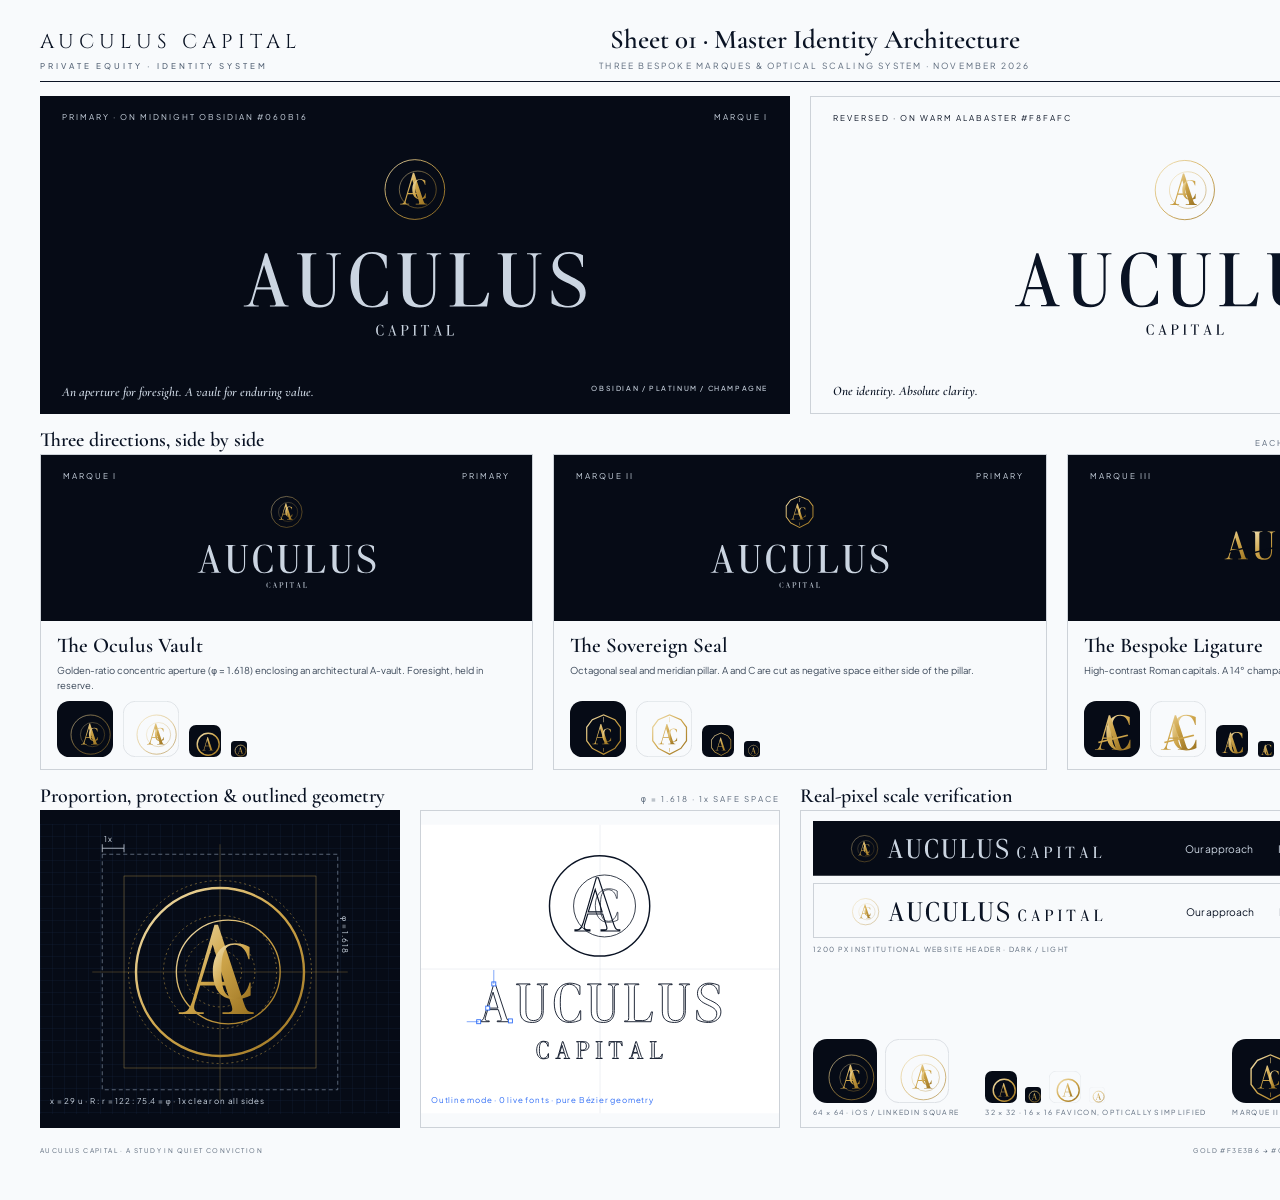
<file: board1-claude.html>
<!doctype html><html lang="en"><head><meta charset="utf-8"><title>Sheet 01 · Auculus Capital Master Identity Architecture</title><meta name="viewport" content="width=1600"><link rel="preconnect" href="https://fonts.googleapis.com"><link rel="preconnect" href="https://fonts.gstatic.com" crossorigin><link href="https://fonts.googleapis.com/css2?family=Cormorant+Garamond:ital,wght@0,600;0,700;1,600&amp;family=Cinzel:wght@400;600&amp;family=Plus+Jakarta+Sans:wght@400;500;700&amp;display=swap" rel="stylesheet"><style>*{box-sizing:border-box;margin:0;padding:0}html,body{background:#e6e9ee}body{font-family:'Plus Jakarta Sans',system-ui,sans-serif;color:#0A1324;overflow-x:hidden}
.board{width:1600px;height:1200px;overflow:hidden;position:relative;background:#F8FAFC;padding:16px 40px 14px;display:flex;flex-direction:column;gap:14px}
.hd{height:66px;flex:none;display:flex;justify-content:space-between;align-items:flex-end;border-bottom:1px solid #0A1324;padding-bottom:10px}
.brand{font-family:'Cinzel',serif;font-size:20px;letter-spacing:5px}.brand small{display:block;font:500 8px 'Plus Jakarta Sans';letter-spacing:3px;margin-top:6px;color:#596779}
.sheet{text-align:center}.sheet b{display:block;font:600 27px/1 'Cormorant Garamond',serif}.sheet span{font-size:8.5px;letter-spacing:2.2px;color:#596779;display:block;margin-top:7px}
.pal{display:flex;gap:6px;align-items:center;font-size:7.5px;letter-spacing:1.4px;color:#596779}.pal i{width:20px;height:20px;border:1px solid #0A132430;display:block}
.lab{display:flex;justify-content:space-between;align-items:baseline;height:26px;flex:none}.lab h2{font:600 20px 'Cormorant Garamond',serif}.lab span{font-size:8px;letter-spacing:2px;color:#596779}
.cap{position:absolute;left:22px;right:22px;top:16px;display:flex;justify-content:space-between;font-size:8px;letter-spacing:2px;z-index:2}.foot{position:absolute;left:22px;right:22px;bottom:14px;display:flex;justify-content:space-between;font:italic 600 13px 'Cormorant Garamond',serif;z-index:2}.foot span:last-child{font:500 7px 'Plus Jakarta Sans';letter-spacing:1.6px;font-style:normal}
.dk{background:#060B16;color:#CBD5E1;position:relative;overflow:hidden}.lt{background:#F8FAFC;color:#0A1324;position:relative;overflow:hidden;border:1px solid #cdd2d8}
.colo{height:16px;flex:none;display:flex;justify-content:space-between;font-size:6.5px;letter-spacing:1.4px;color:#596779;align-items:center}
.gold{background:linear-gradient(135deg,#F3E3B6 0%,#CFA64B 48%,#9A7220 100%)}
.hero{height:318px;flex:none;display:grid;grid-template-columns:1fr 1fr;gap:20px}.hero>div svg{position:absolute;inset:0;width:100%;height:100%;padding:34px 20px 30px}
.mqs{height:342px;flex:none;display:flex;flex-direction:column}.mqs .row{flex:1;display:grid;grid-template-columns:repeat(3,1fr);gap:20px;min-height:0}
.mq{display:flex;flex-direction:column;border:1px solid #cdd2d8;min-height:0}.mqd{height:166px;flex:none}.mqd svg{position:absolute;inset:0;width:100%;height:100%;padding:26px 8px 8px}
.mqb{flex:1;display:flex;flex-direction:column;justify-content:space-between;padding:12px 16px 12px}.mqb h3{font:600 21px 'Cormorant Garamond',serif;margin-bottom:5px}.mqb p{font-size:9.5px;line-height:1.55;color:#3b4859}
.ic{display:flex;gap:10px;align-items:flex-end}.ic svg{display:block}
.eng{height:344px;flex:none;display:grid;grid-template-columns:740px 1fr;gap:20px}.eng>section{display:flex;flex-direction:column;min-height:0}.pair{flex:1;display:grid;grid-template-columns:1fr 1fr;gap:20px;min-height:0}.pair>div{border:1px solid #cdd2d8;min-height:0;overflow:hidden}
.scl{flex:1;min-height:0;border:1px solid #cdd2d8;padding:10px 12px;display:flex;flex-direction:column;gap:7px;overflow:hidden}
.hw{width:100%;overflow:hidden;position:relative}.hdr{width:1200px;height:90px;transform-origin:top left;transform:scale(.6083);display:flex;align-items:center;justify-content:space-between;padding:0 40px 0 24px;font-size:17px;gap:40px}.hdr span:first-of-type{margin-left:auto}
.hdr.lt{border:0;border-bottom:1px solid #cdd2d8}.hw small,.px small{font-size:7px;letter-spacing:1.3px;color:#596779;display:block}
.pxs{display:flex;gap:26px;align-items:flex-end;margin-top:auto}.px{display:flex;flex-direction:column;gap:5px}.px .b{display:flex;gap:8px;align-items:flex-end}.px .chk{padding:8px;display:flex;gap:8px;align-items:flex-end}
</style></head><body><svg width="0" height="0" style="position:absolute" aria-hidden="true" focusable="false"><defs>
<linearGradient id="gold" x1="0" y1="0" x2="1" y2="1"><stop offset="0" stop-color="#F3E3B6"/><stop offset=".48" stop-color="#CFA64B"/><stop offset="1" stop-color="#9A7220"/></linearGradient>
<linearGradient id="goldv" x1="0" y1="0" x2="0" y2="1"><stop offset="0" stop-color="#F3E3B6"/><stop offset=".5" stop-color="#CFA64B"/><stop offset="1" stop-color="#9A7220"/></linearGradient>
<linearGradient id="brass" x1="0" y1="0" x2="1" y2="1"><stop offset="0" stop-color="#E6CF98"/><stop offset=".45" stop-color="#C9A55A"/><stop offset=".7" stop-color="#B38D43"/><stop offset="1" stop-color="#8E6C2B"/></linearGradient>
<linearGradient id="sheen" x1="0" y1="0" x2="1" y2="1"><stop offset="0" stop-color="#fff" stop-opacity=".16"/><stop offset=".5" stop-color="#fff" stop-opacity="0"/><stop offset="1" stop-color="#000" stop-opacity=".28"/></linearGradient>
<linearGradient id="spine" x1="0" y1="0" x2="1" y2="0"><stop offset="0" stop-color="#000" stop-opacity=".55"/><stop offset=".35" stop-color="#fff" stop-opacity=".10"/><stop offset=".6" stop-color="#000" stop-opacity=".25"/><stop offset="1" stop-color="#000" stop-opacity="0"/></linearGradient>
<pattern id="linen" width="3" height="3" patternUnits="userSpaceOnUse"><rect width="3" height="3" fill="#0A1324"/><path d="M0 .5H3" stroke="#1d2b47" stroke-width=".7"/><path d="M.5 0V3" stroke="#04080f" stroke-width=".7"/></pattern>
<linearGradient id="sheenbg" x1="0" y1="0" x2="1" y2="1"><stop offset="0" stop-color="#fff" stop-opacity=".7"/><stop offset="1" stop-color="#9aa4b4" stop-opacity=".25"/></linearGradient><radialGradient id="deckglow" cx=".78" cy=".5" r=".7"><stop offset="0" stop-color="#14233f" stop-opacity=".9"/><stop offset="1" stop-color="#060B16" stop-opacity="0"/></radialGradient><filter id="brush" x="0" y="0" width="100%" height="100%"><feTurbulence type="fractalNoise" baseFrequency=".004 .9" numOctaves="2" seed="4"/><feColorMatrix values="0 0 0 0 1  0 0 0 0 .97  0 0 0 0 .88  0 0 0 1.1 -.42"/></filter>
<filter id="stone" x="0" y="0" width="100%" height="100%"><feTurbulence type="fractalNoise" baseFrequency=".75" numOctaves="3" seed="9"/><feColorMatrix values="0 0 0 0 .8  0 0 0 0 .84  0 0 0 0 .9  0 0 0 .9 -.35"/></filter>
<filter id="blur6" x="-20%" y="-20%" width="140%" height="140%"><feGaussianBlur stdDeviation="6"/></filter>
<filter id="blur3" x="-20%" y="-20%" width="140%" height="140%"><feGaussianBlur stdDeviation="2.6"/></filter>
<filter id="blur1" x="-20%" y="-20%" width="140%" height="140%"><feGaussianBlur stdDeviation=".8"/></filter>
<g id="wm"><path transform="translate(0 0)" d="M0 100V98H4C10 98 12 94 15 86L40 0H44L73 88C76 96 77 98 84 98V100H49V98H56C60 98 61 96 59 90L52 68H24L18 88C16 95 18 98 24 98H28V100ZM25 64H51L38 22Z"/><path transform="translate(100 0)" d="M0 0H36V2H31C26 2 25 5 25 11V70C25 88 31 97 45 97C59 97 67 87 67 70V12C67 5 64 2 58 2H55V0H82V2H79C73 2 71 5 71 12V70C71 92 60 102 42 102C20 102 10 92 10 72V11C10 5 9 2 4 2H0Z"/><path transform="translate(198 0)" d="M70 5V28H68C64 10 55 1 42 1C21 1 18 23 18 50C18 78 22 99 43 99C56 99 66 88 70 71H72V95C64 99 54 102 42 102C15 102 2 80 2 50C2 21 17 -2 43 -2C54 -2 63 1 70 5Z"/><path transform="translate(288 0)" d="M0 0H36V2H31C26 2 25 5 25 11V70C25 88 31 97 45 97C59 97 67 87 67 70V12C67 5 64 2 58 2H55V0H82V2H79C73 2 71 5 71 12V70C71 92 60 102 42 102C20 102 10 92 10 72V11C10 5 9 2 4 2H0Z"/><path transform="translate(386 0)" d="M0 0H38V2H32C27 2 26 5 26 11V91C26 96 28 97 33 97H47C61 97 66 89 71 74H74L70 100H0V98H5C10 98 11 95 11 89V11C11 5 10 2 5 2H0Z"/><path transform="translate(476 0)" d="M0 0H36V2H31C26 2 25 5 25 11V70C25 88 31 97 45 97C59 97 67 87 67 70V12C67 5 64 2 58 2H55V0H82V2H79C73 2 71 5 71 12V70C71 92 60 102 42 102C20 102 10 92 10 72V11C10 5 9 2 4 2H0Z"/><path transform="translate(574 0)" d="M62 4V26H60C56 8 48 1 36 1C23 1 15 9 15 20C15 32 27 38 40 44C57 52 67 59 67 74C67 91 53 102 34 102C23 102 10 99 3 94V70H5C9 90 19 99 34 99C47 99 56 91 56 79C56 67 46 62 31 55C15 48 5 40 5 25C5 9 18 -2 36 -2C46 -2 56 1 62 4Z"/></g><g id="wm3"><path transform="translate(0 0)" d="M0 100V98H4C10 98 12 94 15 86L40 0H44L73 88C76 96 77 98 84 98V100H49V98H56C60 98 61 96 59 90L52 68H24L18 88C16 95 18 98 24 98H28V100ZM25 64H51L38 22Z" style="fill:var(--mk,url(#gold));stroke:var(--mkS,none)"/><path transform="translate(0 0)" d="M-4 76L88 53.06V58.66L-4 81.6Z" style="fill:var(--bg,#060B16)"/><path transform="translate(100 0)" d="M0 0H36V2H31C26 2 25 5 25 11V70C25 88 31 97 45 97C59 97 67 87 67 70V12C67 5 64 2 58 2H55V0H82V2H79C73 2 71 5 71 12V70C71 92 60 102 42 102C20 102 10 92 10 72V11C10 5 9 2 4 2H0Z" style="fill:var(--mk,url(#gold));stroke:var(--mkS,none)"/><path transform="translate(100 0)" d="M-4 76L86 53.56V59.16L-4 81.6Z" style="fill:var(--bg,#060B16)"/><path transform="translate(198 0)" d="M70 5V28H68C64 10 55 1 42 1C21 1 18 23 18 50C18 78 22 99 43 99C56 99 66 88 70 71H72V95C64 99 54 102 42 102C15 102 2 80 2 50C2 21 17 -2 43 -2C54 -2 63 1 70 5Z"/><path transform="translate(288 0)" d="M0 0H36V2H31C26 2 25 5 25 11V70C25 88 31 97 45 97C59 97 67 87 67 70V12C67 5 64 2 58 2H55V0H82V2H79C73 2 71 5 71 12V70C71 92 60 102 42 102C20 102 10 92 10 72V11C10 5 9 2 4 2H0Z"/><path transform="translate(386 0)" d="M0 0H38V2H32C27 2 26 5 26 11V91C26 96 28 97 33 97H47C61 97 66 89 71 74H74L70 100H0V98H5C10 98 11 95 11 89V11C11 5 10 2 5 2H0Z"/><path transform="translate(476 0)" d="M0 0H36V2H31C26 2 25 5 25 11V70C25 88 31 97 45 97C59 97 67 87 67 70V12C67 5 64 2 58 2H55V0H82V2H79C73 2 71 5 71 12V70C71 92 60 102 42 102C20 102 10 92 10 72V11C10 5 9 2 4 2H0Z"/><path transform="translate(574 0)" d="M62 4V26H60C56 8 48 1 36 1C23 1 15 9 15 20C15 32 27 38 40 44C57 52 67 59 67 74C67 91 53 102 34 102C23 102 10 99 3 94V70H5C9 90 19 99 34 99C47 99 56 91 56 79C56 67 46 62 31 55C15 48 5 40 5 25C5 9 18 -2 36 -2C46 -2 56 1 62 4Z"/></g><g id="cap"><path transform="translate(0 0)" d="M70 5V28H68C64 10 55 1 42 1C21 1 18 23 18 50C18 78 22 99 43 99C56 99 66 88 70 71H72V95C64 99 54 102 42 102C15 102 2 80 2 50C2 21 17 -2 43 -2C54 -2 63 1 70 5Z"/><path transform="translate(114 0)" d="M0 100V98H4C10 98 12 94 15 86L40 0H44L73 88C76 96 77 98 84 98V100H49V98H56C60 98 61 96 59 90L52 68H24L18 88C16 95 18 98 24 98H28V100ZM25 64H51L38 22Z"/><path transform="translate(238 0)" d="M0 0H39C64 0 73 11 73 26C73 44 59 53 37 53H24V89C24 95 26 98 31 98H35V100H0V98H4C9 98 10 95 10 89V11C10 5 9 2 4 2H0ZM24 3V50H36C51 50 58 42 58 26C58 10 51 3 37 3Z"/><path transform="translate(352 0)" d="M0 0H38V2H33C28 2 26 5 26 11V89C26 95 28 98 33 98H38V100H0V98H5C10 98 12 95 12 89V11C12 5 10 2 5 2H0Z"/><path transform="translate(430 0)" d="M0 0H76L78 25H76C71 7 67 3 55 3H45V89C45 95 47 98 52 98H56V100H20V98H24C29 98 31 95 31 89V3H21C9 3 6 7 2 25H0Z"/><path transform="translate(548 0)" d="M0 100V98H4C10 98 12 94 15 86L40 0H44L73 88C76 96 77 98 84 98V100H49V98H56C60 98 61 96 59 90L52 68H24L18 88C16 95 18 98 24 98H28V100ZM25 64H51L38 22Z"/><path transform="translate(672 0)" d="M0 0H38V2H32C27 2 26 5 26 11V91C26 96 28 97 33 97H47C61 97 66 89 71 74H74L70 100H0V98H5C10 98 11 95 11 89V11C11 5 10 2 5 2H0Z"/></g><g id="m1"><g fill="none" style="stroke:var(--mkS,var(--mk,url(#gold)))"><circle cx="128" cy="128" r="112" stroke-width="3.2"/><circle cx="139" cy="128" r="69.22" stroke-width="1.8"/></g><path transform="translate(73 65) scale(1.19)" style="fill:var(--mk,url(#gold));stroke:var(--mkS,none)" fill-rule="evenodd" d="M0 100V98H4C10 98 12 94 15 86L40 0H44L73 88C76 96 77 98 84 98V100H49V98H56C60 98 61 96 59 90L52 68H24L18 88C16 95 18 98 24 98H28V100ZM25 64H51L38 22Z"/><path transform="translate(117 91) scale(0.72)" style="fill:var(--mk,url(#gold));stroke:var(--mkS,none)" fill-rule="evenodd" d="M70 5V28H68C64 10 55 1 42 1C21 1 18 23 18 50C18 78 22 99 43 99C56 99 66 88 70 71H72V95C64 99 54 102 42 102C15 102 2 80 2 50C2 21 17 -2 43 -2C54 -2 63 1 70 5Z"/></g><g id="m2"><path fill-rule="evenodd" style="fill:var(--mk,url(#gold));stroke:var(--mkS,none)" d="M128 12L195 40L228 84L228 165L195 209L128 244L61 209L28 165L28 84L61 40Z M128 19L191 46L221 87L221 162L190 204L128 236L66 204L35 162L35 87L65 46Z"/><path transform="translate(64 68) scale(1.15)" style="fill:var(--mk,url(#gold));stroke:var(--mkS,none)" fill-rule="evenodd" d="M0 100V98H4C10 98 12 94 15 86L40 0H44L73 88C76 96 77 98 84 98V100H49V98H56C60 98 61 96 59 90L52 68H24L18 88C16 95 18 98 24 98H28V100ZM25 64H51L38 22Z"/><path transform="translate(119 95) scale(0.72)" style="fill:var(--mk,url(#gold));stroke:var(--mkS,none)" fill-rule="evenodd" d="M70 5V28H68C64 10 55 1 42 1C21 1 18 23 18 50C18 78 22 99 43 99C56 99 66 88 70 71H72V95C64 99 54 102 42 102C15 102 2 80 2 50C2 21 17 -2 43 -2C54 -2 63 1 70 5Z"/><path d="M127 28H130V57H127ZM127 204H130V226H127Z" style="fill:var(--mk,url(#gold));stroke:var(--mkS,none)"/></g><g id="a3"><path transform="translate(26 10) scale(1.1)" style="fill:var(--mk,url(#gold));stroke:var(--mkS,none)" fill-rule="evenodd" d="M70 5V28H68C64 10 55 1 42 1C21 1 18 23 18 50C18 78 22 99 43 99C56 99 66 88 70 71H72V95C64 99 54 102 42 102C15 102 2 80 2 50C2 21 17 -2 43 -2C54 -2 63 1 70 5Z"/><path transform="translate(-8 10) scale(1.1)" style="fill:var(--mk,url(#gold));stroke:var(--mkS,none)" fill-rule="evenodd" d="M0 100V98H4C10 98 12 94 15 86L40 0H44L73 88C76 96 77 98 84 98V100H49V98H56C60 98 61 96 59 90L52 68H24L18 88C16 95 18 98 24 98H28V100ZM25 64H51L38 22Z"/><path d="M2 94L96 71L98 76L4 99Z" style="fill:var(--mk,url(#gold));stroke:var(--mkS,none)"/></g><g id="mm1"><circle cx="128" cy="128" r="110" fill="none" style="stroke:var(--mkS,var(--mk,url(#gold)))" stroke-width="14"/><path transform="translate(66 56) scale(1.36)" style="fill:var(--mk,url(#gold));stroke:var(--mkS,none)" fill-rule="evenodd" d="M0 100V98H4C10 98 12 94 15 86L40 0H44L73 88C76 96 77 98 84 98V100H49V98H56C60 98 61 96 59 90L52 68H24L18 88C16 95 18 98 24 98H28V100ZM25 64H51L38 22Z"/></g><g id="mm2"><path fill-rule="evenodd" style="fill:var(--mk,url(#gold));stroke:var(--mkS,none)" d="M128 12L195 40L228 84L228 165L195 209L128 244L61 209L28 165L28 84L61 40Z M128 19L191 46L221 87L221 162L190 204L128 236L66 204L35 162L35 87L65 46Z"/><path transform="translate(68 62) scale(1.3)" style="fill:var(--mk,url(#gold));stroke:var(--mkS,none)" fill-rule="evenodd" d="M0 100V98H4C10 98 12 94 15 86L40 0H44L73 88C76 96 77 98 84 98V100H49V98H56C60 98 61 96 59 90L52 68H24L18 88C16 95 18 98 24 98H28V100ZM25 64H51L38 22Z"/></g><g id="mm3"><path transform="translate(24 6) scale(1.15)" style="fill:var(--mk,url(#gold));stroke:var(--mkS,none)" fill-rule="evenodd" d="M70 5V28H68C64 10 55 1 42 1C21 1 18 23 18 50C18 78 22 99 43 99C56 99 66 88 70 71H72V95C64 99 54 102 42 102C15 102 2 80 2 50C2 21 17 -2 43 -2C54 -2 63 1 70 5Z"/><path transform="translate(-10 6) scale(1.15)" style="fill:var(--mk,url(#gold));stroke:var(--mkS,none)" fill-rule="evenodd" d="M0 100V98H4C10 98 12 94 15 86L40 0H44L73 88C76 96 77 98 84 98V100H49V98H56C60 98 61 96 59 90L52 68H24L18 88C16 95 18 98 24 98H28V100ZM25 64H51L38 22Z"/></g>
</defs></svg>
<div class="board"><header class="hd"><div class="brand">AUCULUS CAPITAL<small>PRIVATE EQUITY · IDENTITY SYSTEM</small></div><div class="sheet"><b>Sheet 01 · Master Identity Architecture</b><span>THREE BESPOKE MARQUES &amp; OPTICAL SCALING SYSTEM · NOVEMBER 2026</span></div><div class="pal"><i style="background:#060B16"></i><i style="background:#0A1324"></i><i style="background:#94A3B8"></i><i style="background:#CBD5E1"></i><i style="background:#F8FAFC"></i><i class="gold"></i><span style="margin-left:8px">SHEET 01 / 02</span></div></header>
<section class="hero"><div class="dk"><svg class="" viewBox="0 0 800 400" style="--bg:#060B16" role="img" aria-label="Auculus Capital Marque I"><use href="#m1" transform="translate(346 40) scale(.42)"/><use href="#wm" transform="translate(130.36 194) scale(.84)" fill="#CBD5E1"/><use href="#cap" transform="translate(338.45 307) scale(.165)" fill="#CBD5E1"/></svg><div class="cap"><span>PRIMARY · ON MIDNIGHT OBSIDIAN #060B16</span><span>MARQUE I</span></div><div class="foot"><span>An aperture for foresight. A vault for enduring value.</span><span>OBSIDIAN / PLATINUM / CHAMPAGNE</span></div></div>
<div class="lt"><svg class="" viewBox="0 0 800 400" style="--bg:#F8FAFC" role="img" aria-label="Auculus Capital Marque I"><use href="#m1" transform="translate(346 40) scale(.42)"/><use href="#wm" transform="translate(130.36 194) scale(.84)" fill="#0A1324"/><use href="#cap" transform="translate(338.45 307) scale(.165)" fill="#0A1324"/></svg><div class="cap"><span>REVERSED · ON WARM ALABASTER #F8FAFC</span><span>MARQUE I</span></div><div class="foot"><span>One identity. Absolute clarity.</span><span>INK / CHAMPAGNE</span></div></div></section>
<section class="mqs"><div class="lab"><h2>Three directions, side by side</h2><span>EACH DRAWN AS INLINE BÉZIER PATHS · NO LIVE FONTS</span></div><div class="row"><article class="mq"><div class="dk mqd"><svg class="" viewBox="0 0 800 400" style="--bg:#060B16" role="img" aria-label="Auculus Capital Marque I"><use href="#m1" transform="translate(346 40) scale(.42)"/><use href="#wm" transform="translate(130.36 194) scale(.84)" fill="#CBD5E1"/><use href="#cap" transform="translate(338.45 307) scale(.165)" fill="#CBD5E1"/></svg><div class="cap"><span>MARQUE I</span><span>PRIMARY</span></div></div>
<div class="mqb"><div><h3>The Oculus Vault</h3><p>Golden-ratio concentric aperture (φ = 1.618) enclosing an architectural A-vault. Foresight, held in reserve.</p></div><div class="ic"><svg width="56" height="56" viewBox="0 0 100 100" style="--bg:#060B16" role="img" aria-label="Marque I 56px"><rect width="100" height="100" rx="22.0" fill="#060B16"/><use href="#m1" transform="translate(20 20) scale(.3125)"/></svg><svg width="56" height="56" viewBox="0 0 100 100" style="--bg:#F8FAFC" role="img" aria-label="Marque I 56px"><rect width="100" height="100" rx="22.0" fill="#F8FAFC"/><rect x=".5" y=".5" width="99" height="99" rx="22.0" fill="none" stroke="#cdd2d8"/><use href="#m1" transform="translate(20 20) scale(.3125)"/></svg><svg width="32" height="32" viewBox="0 0 100 100" style="--bg:#060B16" role="img" aria-label="Marque I 32px"><rect width="100" height="100" rx="22.0" fill="#060B16"/><use href="#mm1" transform="translate(20 20) scale(.3125)"/></svg><svg width="16" height="16" viewBox="0 0 100 100" style="--bg:#060B16" role="img" aria-label="Marque I 16px"><rect width="100" height="100" rx="22.0" fill="#060B16"/><use href="#mm1" transform="translate(20 20) scale(.3125)"/></svg></div></div></article><article class="mq"><div class="dk mqd"><svg class="" viewBox="0 0 800 400" style="--bg:#060B16" role="img" aria-label="Auculus Capital Marque II"><use href="#m2" transform="translate(346 40) scale(.42)"/><use href="#wm" transform="translate(130.36 194) scale(.84)" fill="#CBD5E1"/><use href="#cap" transform="translate(338.45 307) scale(.165)" fill="#CBD5E1"/></svg><div class="cap"><span>MARQUE II</span><span>PRIMARY</span></div></div>
<div class="mqb"><div><h3>The Sovereign Seal</h3><p>Octagonal seal and meridian pillar. A and C are cut as negative space either side of the pillar.</p></div><div class="ic"><svg width="56" height="56" viewBox="0 0 100 100" style="--bg:#060B16" role="img" aria-label="Marque II 56px"><rect width="100" height="100" rx="22.0" fill="#060B16"/><use href="#m2" transform="translate(20 20) scale(.3125)"/></svg><svg width="56" height="56" viewBox="0 0 100 100" style="--bg:#F8FAFC" role="img" aria-label="Marque II 56px"><rect width="100" height="100" rx="22.0" fill="#F8FAFC"/><rect x=".5" y=".5" width="99" height="99" rx="22.0" fill="none" stroke="#cdd2d8"/><use href="#m2" transform="translate(20 20) scale(.3125)"/></svg><svg width="32" height="32" viewBox="0 0 100 100" style="--bg:#060B16" role="img" aria-label="Marque II 32px"><rect width="100" height="100" rx="22.0" fill="#060B16"/><use href="#mm2" transform="translate(20 20) scale(.3125)"/></svg><svg width="16" height="16" viewBox="0 0 100 100" style="--bg:#060B16" role="img" aria-label="Marque II 16px"><rect width="100" height="100" rx="22.0" fill="#060B16"/><use href="#mm2" transform="translate(20 20) scale(.3125)"/></svg></div></div></article><article class="mq"><div class="dk mqd"><svg class="" viewBox="0 0 800 400" style="--bg:#060B16" role="img" aria-label="Auculus Capital Marque III"><use href="#wm3" transform="translate(130.36 153) scale(.84)" fill="#CBD5E1"/><use href="#cap" transform="translate(338.45 272) scale(.165)" fill="#CBD5E1"/><path d="M365 320H435" stroke="url(#gold)" stroke-width="1"/></svg><div class="cap"><span>MARQUE III</span><span>PRIMARY</span></div></div>
<div class="mqb"><div><h3>The Bespoke Ligature</h3><p>High-contrast Roman capitals. A 14° champagne-gold incision across A and U is the only ornament.</p></div><div class="ic"><svg width="56" height="56" viewBox="0 0 100 100" style="--bg:#060B16" role="img" aria-label="Marque III 56px"><rect width="100" height="100" rx="22.0" fill="#060B16"/><use href="#a3" transform="translate(24 20) scale(.56)"/></svg><svg width="56" height="56" viewBox="0 0 100 100" style="--bg:#F8FAFC" role="img" aria-label="Marque III 56px"><rect width="100" height="100" rx="22.0" fill="#F8FAFC"/><rect x=".5" y=".5" width="99" height="99" rx="22.0" fill="none" stroke="#cdd2d8"/><use href="#a3" transform="translate(24 20) scale(.56)"/></svg><svg width="32" height="32" viewBox="0 0 100 100" style="--bg:#060B16" role="img" aria-label="Marque III 32px"><rect width="100" height="100" rx="22.0" fill="#060B16"/><use href="#mm3" transform="translate(24 20) scale(.56)"/></svg><svg width="16" height="16" viewBox="0 0 100 100" style="--bg:#060B16" role="img" aria-label="Marque III 16px"><rect width="100" height="100" rx="22.0" fill="#060B16"/><use href="#mm3" transform="translate(24 20) scale(.56)"/></svg></div></div></article></div></section>
<section class="eng"><section><div class="lab"><h2>Proportion, protection &amp; outlined geometry</h2><span>φ = 1.618 · 1x SAFE SPACE</span></div><div class="pair"><div class="dk" style="border:0"><svg viewBox="0 0 360 290" width="100%" height="100%" style="--bg:#060B16">
<defs><pattern id="bpg" width="12" height="12" patternUnits="userSpaceOnUse"><path d="M12 0H0V12" fill="none" stroke="#14213a" stroke-width=".6"/></pattern></defs>
<rect width="360" height="290" fill="url(#bpg)"/>
<rect x="62.25" y="30.25" width="235.5" height="235.5" fill="none" stroke="#7d8aa0" stroke-width=".7" stroke-dasharray="4 3"/>
<rect x="84" y="52" width="192.0" height="192.0" fill="none" stroke="#CFA64B" stroke-width=".5" opacity=".7"/>
<path d="M180.0 20.25V275.75M52.25 148.0H307.75" stroke="#CFA64B" stroke-width=".4" opacity=".7"/>
<circle cx="180.0" cy="148.0" r="91.5" fill="none" stroke="#CFA64B" stroke-width=".5" stroke-dasharray="2 3"/><circle cx="180.0" cy="148.0" r="56.6" fill="none" stroke="#CFA64B" stroke-width=".5" stroke-dasharray="2 3"/><circle cx="180.0" cy="148.0" r="34.9" fill="none" stroke="#CFA64B" stroke-width=".5" stroke-dasharray="2 3"/><circle cx="180.0" cy="148.0" r="21.6" fill="none" stroke="#CFA64B" stroke-width=".5" stroke-dasharray="2 3"/>
<g transform="translate(84 52) scale(0.75)"><use href="#m1"/></g>
<path d="M62.25 24.25H84" stroke="#CBD5E1" stroke-width=".8"/><path d="M62.25 20.25V28.25M84 20.25V28.25" stroke="#CBD5E1" stroke-width=".8"/>
<g fill="#CBD5E1" font-family="Plus Jakarta Sans,sans-serif" font-size="8" letter-spacing=".8"><text x="64.25" y="18.25">1x</text><text x="301.75" y="92" transform="rotate(90 301.75 92)">φ = 1.618</text><text x="10" y="280">x = 29 u · R : r = 122 : 75.4 = φ · 1x clear on all sides</text></g>
</svg></div><div><svg viewBox="0 0 360 290" width="100%" height="100%">
<rect width="360" height="290" fill="#fff"/><path d="M0 145H360M180 0V290" stroke="#e3e6ec" stroke-width=".6"/>
<g transform="translate(122 24) scale(.45)" style="--mk:none;--mkS:#0A1324" stroke-width="2.22"><use href="#m1"/></g>
<g transform="translate(58 160) scale(0.38)" fill="none" stroke="#0A1324" stroke-width="2.37"><use href="#wm"/></g>
<g transform="translate(116 218) scale(0.17)" fill="none" stroke="#0A1324" stroke-width="5.29"><use href="#cap"/></g>
<rect x="71.2" y="158.0" width="4" height="4" fill="#fff" stroke="#2f6df6" stroke-width=".9"/><rect x="56.0" y="196.0" width="4" height="4" fill="#fff" stroke="#2f6df6" stroke-width=".9"/><rect x="87.9" y="195.2" width="4" height="4" fill="#fff" stroke="#2f6df6" stroke-width=".9"/><rect x="65.1" y="182.3" width="4" height="4" fill="#fff" stroke="#2f6df6" stroke-width=".9"/>
<path d="M73.2 160 V146M58 198 H46" stroke="#2f6df6" stroke-width=".6"/>
<g font-family="Plus Jakarta Sans,sans-serif" font-size="8" letter-spacing=".8" fill="#2f6df6"><text x="10" y="280">Outline mode · 0 live fonts · pure Bézier geometry</text></g>
</svg></div></div></section>
<section><div class="lab"><h2>Real-pixel scale verification</h2><span>1200 PX HEADER SHOWN AT 61 % · ICONS AT 1:1</span></div><div class="scl">
<div class="hw" style="height:55px"><div class="hdr dk"><svg width="470" height="90" viewBox="0 0 470 90" style="--bg:#060B16"><use href="#m1" transform="translate(36 20.7) scale(0.1938)"/><use href="#wm" transform="translate(98.0 30) scale(0.31)" fill="#CBD5E1"/><use href="#cap" transform="translate(311.3 42.4) scale(0.1860)" fill="#CBD5E1"/></svg><span>Our approach</span><span>Investments</span><span>Partnership</span><span>Investor login ↗</span></div></div><div class="hw" style="height:55px;border:1px solid #cdd2d8"><div class="hdr lt"><svg width="470" height="90" viewBox="0 0 470 90" style="--bg:#F8FAFC"><use href="#m1" transform="translate(36 20.7) scale(0.1938)"/><use href="#wm" transform="translate(98.0 30) scale(0.31)" fill="#0A1324"/><use href="#cap" transform="translate(311.3 42.4) scale(0.1860)" fill="#0A1324"/></svg><span>Our approach</span><span>Investments</span><span>Partnership</span><span>Investor login ↗</span></div></div>
<small style="font-size:7px;letter-spacing:1.3px;color:#596779">1200 PX INSTITUTIONAL WEBSITE HEADER · DARK / LIGHT</small>
<div class="pxs"><div class="px"><div class="b"><svg width="64" height="64" viewBox="0 0 100 100" style="--bg:#060B16" role="img" aria-label="Marque I 64px"><rect width="100" height="100" rx="22.0" fill="#060B16"/><use href="#m1" transform="translate(20 20) scale(.3125)"/></svg><svg width="64" height="64" viewBox="0 0 100 100" style="--bg:#F8FAFC" role="img" aria-label="Marque I 64px"><rect width="100" height="100" rx="22.0" fill="#F8FAFC"/><rect x=".5" y=".5" width="99" height="99" rx="22.0" fill="none" stroke="#cdd2d8"/><use href="#m1" transform="translate(20 20) scale(.3125)"/></svg></div><small>64 × 64 · iOS / LINKEDIN SQUARE</small></div>
<div class="px"><div class="b chk" style="padding:0"><svg width="32" height="32" viewBox="0 0 100 100" style="--bg:#060B16" role="img" aria-label="Marque I 32px"><rect width="100" height="100" rx="22.0" fill="#060B16"/><use href="#mm1" transform="translate(20 20) scale(.3125)"/></svg><svg width="16" height="16" viewBox="0 0 100 100" style="--bg:#060B16" role="img" aria-label="Marque I 16px"><rect width="100" height="100" rx="22.0" fill="#060B16"/><use href="#mm1" transform="translate(20 20) scale(.3125)"/></svg><svg width="32" height="32" viewBox="0 0 100 100" style="--bg:#F8FAFC" role="img" aria-label="Marque I 32px"><rect width="100" height="100" rx="22.0" fill="#F8FAFC"/><rect x=".5" y=".5" width="99" height="99" rx="22.0" fill="none" stroke="#cdd2d8"/><use href="#mm1" transform="translate(20 20) scale(.3125)"/></svg><svg width="16" height="16" viewBox="0 0 100 100" style="--bg:#F8FAFC" role="img" aria-label="Marque I 16px"><rect width="100" height="100" rx="22.0" fill="#F8FAFC"/><rect x=".5" y=".5" width="99" height="99" rx="22.0" fill="none" stroke="#cdd2d8"/><use href="#mm1" transform="translate(20 20) scale(.3125)"/></svg></div><small>32 × 32 · 16 × 16 FAVICON, OPTICALLY SIMPLIFIED</small></div>
<div class="px"><div class="b"><svg width="64" height="64" viewBox="0 0 100 100" style="--bg:#060B16" role="img" aria-label="Marque II 64px"><rect width="100" height="100" rx="22.0" fill="#060B16"/><use href="#m2" transform="translate(20 20) scale(.3125)"/></svg><svg width="64" height="64" viewBox="0 0 100 100" style="--bg:#060B16" role="img" aria-label="Marque III 64px"><rect width="100" height="100" rx="22.0" fill="#060B16"/><use href="#a3" transform="translate(24 20) scale(.56)"/></svg></div><small>MARQUE II · III AT 64 PX</small></div></div></div></section></section>
<div class="colo"><span>AUCULUS CAPITAL · A STUDY IN QUIET CONVICTION</span><span>GOLD #F3E3B6 → #CFA64B → #9A7220 · 135° · PANTONE 871 C METALLIC REFERENCE</span></div></div></body></html>
</file>
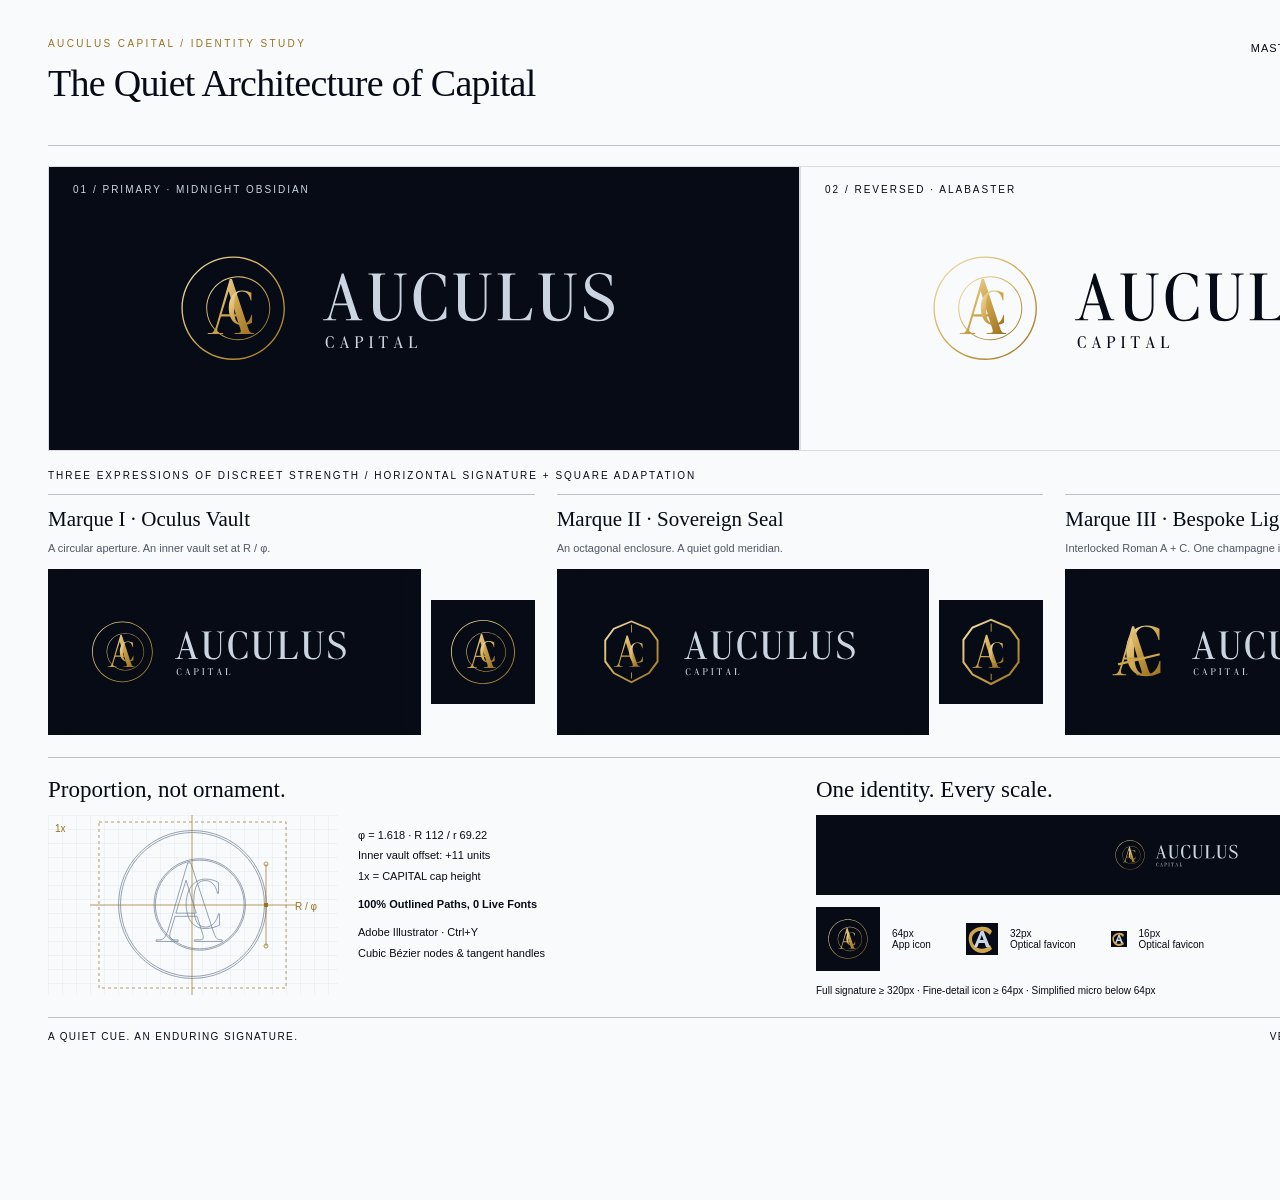
<file: board1-codex.html>
<!doctype html><html lang="en"><meta charset="utf-8"><meta name="viewport" content="width=1600"><title>Auculus Capital — Board 01</title><style>*{box-sizing:border-box}html,body{margin:0;width:1600px;height:1200px;overflow:hidden}body{background:#F8FAFC;color:#060B16;font-family:Arial,sans-serif;-webkit-font-smoothing:antialiased}.board{width:1600px;height:1200px;padding:38px 48px 24px}header{height:108px;display:flex;justify-content:space-between;align-items:flex-start;border-bottom:1px solid #bac1c9}h1{font:38px Georgia,serif;margin:12px 0 8px;letter-spacing:-.7px}h2{font:25px Georgia,serif;margin:0 0 12px}h3{font:21px Georgia,serif;margin:0 0 8px}p{margin:0;line-height:1.55}.eyebrow{font-size:10px;letter-spacing:2.4px;text-transform:uppercase}.meta{text-align:right;font-size:11px;line-height:1.9;letter-spacing:1px}.gold{color:#9A7220}.section-label{font-size:10px;letter-spacing:2px;text-transform:uppercase;margin:19px 0 13px}.footer{display:flex;justify-content:space-between;font-size:10px;letter-spacing:1.4px;border-top:1px solid #bac1c9;padding-top:13px;margin-top:18px}.hero{display:grid;grid-template-columns:1fr 1fr;height:285px;margin-top:20px}.hero>div{position:relative;display:flex;align-items:center;justify-content:center;border:1px solid #d8dde4}.hero svg{width:100%;height:100%}.hero .tag{position:absolute;left:24px;top:17px;font-size:10px;letter-spacing:2px;color:#CBD5E1}.hero .light .tag{color:#060B16}.directions{display:grid;grid-template-columns:repeat(3,1fr);gap:22px}.direction{border-top:1px solid #bac1c9;padding-top:12px}.direction p{font-size:11px;color:#4f5866}.samples{display:flex;align-items:center;margin-top:12px;gap:10px}.samples .lock{width:calc(100% - 114px);height:166px;background:#060B16}.samples .square{width:104px;height:104px}.samples svg{width:100%;height:100%}.tech{display:grid;grid-template-columns:1fr 1fr;gap:32px;margin-top:22px;border-top:1px solid #bac1c9;padding-top:19px}.tech h2{font-size:23px}.blueprint{display:flex;gap:20px}.blueprint svg{width:290px;height:180px}.notes{font-size:11px;padding-top:10px;line-height:1.85}.notes strong{display:block;margin:8px 0}.scale-header{height:80px;background:#060B16;position:relative}.scale-header svg{height:80px;width:100%}.scale-header span{position:absolute;right:14px;top:34px;color:#CBD5E1;font-size:10px}.sizes{display:flex;align-items:center;gap:35px;margin-top:12px}.size{display:flex;align-items:center;gap:12px;font-size:10px}.size svg{display:block}.mockups{display:grid;grid-template-columns:repeat(3,1fr);gap:20px;margin-top:20px}.scene{height:318px;position:relative;overflow:hidden;background:linear-gradient(135deg,#b9b7b1,#e5e4de 50%,#b9b7b1);perspective:1000px}.caption{font-size:10px;letter-spacing:1.5px;margin-top:12px}.book{position:absolute;width:222px;height:278px;left:125px;top:12px;transform:rotate(-9deg) rotateY(-13deg);background:repeating-linear-gradient(0deg,#ffffff06 0 1px,transparent 1px 3px),repeating-linear-gradient(90deg,#ffffff08 0 1px,transparent 1px 3px),#060B16;box-shadow:12px 19px 18px #0005,inset 8px 0 4px #ffffff15;border-right:6px solid #ddd8c9;border-bottom:3px solid #ac9b74}.book svg{position:absolute;left:35px;top:38px;width:150px;height:80px;filter:drop-shadow(0 1px 0 #000)}.book-title{position:absolute;top:155px;left:24px;right:24px;text-align:center;color:#d1b773;font:11px Georgia;letter-spacing:2px;line-height:1.9}.book-bottom{position:absolute;bottom:25px;width:100%;text-align:center;font-size:7px;letter-spacing:2px;color:#CBD5E1}.card{position:absolute;width:300px;height:166px;box-shadow:7px 17px 20px #0004;border-bottom:3px solid #CFA64B}.card.front{left:38px;top:27px;background:repeating-linear-gradient(30deg,#ffffff04 0 1px,transparent 1px 3px),#060B16;transform:rotate(-10deg)}.card.front svg{width:100%;height:100%}.card.back{left:135px;top:141px;background:repeating-linear-gradient(0deg,#060B1605 0 1px,transparent 1px 3px),#F8FAFC;transform:rotate(7deg);padding:24px}.card.back svg{width:105px;height:53px;margin-left:-9px}.partner{font-size:10px;letter-spacing:1px;margin-top:13px}.cities{font-size:7px;letter-spacing:1px;margin-top:9px}.stone{background:radial-gradient(ellipse at 50% -5%,#b1976280,transparent 60%),repeating-linear-gradient(112deg,transparent 0 76px,#ffffff08 77px,transparent 80px),linear-gradient(30deg,#101318,#343735 50%,#141820)}.plaque{position:absolute;left:67px;top:72px;width:345px;height:168px;background:repeating-linear-gradient(0deg,#ffffff0a 0 1px,#00000008 1px 2px),linear-gradient(120deg,#85713f,#d8c18c 45%,#a18b58);box-shadow:4px 9px 12px #0009,inset 0 0 0 1px #eed9a2}.plaque svg{width:100%;height:100%;filter:grayscale(1) brightness(.3);mix-blend-mode:multiply}.deckrow{display:grid;grid-template-columns:1fr 1fr;gap:24px}.slide{aspect-ratio:16/9;position:relative;padding:32px 38px;overflow:hidden}.cover{background:#060B16;color:#CBD5E1}.cover svg{width:300px;height:120px;margin:-28px 0 0 -30px}.cover h2{font-size:39px;line-height:1.12;margin-top:35px;color:#F8FAFC}.cover p{font-size:10px;letter-spacing:2px}.cover:after{content:'';position:absolute;right:-70px;top:55px;width:300px;height:300px;border:1px solid #CFA64B55;border-radius:50%;box-shadow:0 0 0 38px #CFA64B09,0 0 0 80px #CFA64B08}.slidefooter{position:absolute;bottom:24px;left:38px;right:38px;display:flex;justify-content:space-between;font-size:8px;letter-spacing:1.2px}.performance{background:#e9edf1}.performance h2{font-size:27px}.stats{display:flex;justify-content:space-between;border-top:1px solid #b0b6bf;padding-top:17px;margin-top:22px}.stats b{display:block;font:32px Georgia}.stats span{font-size:9px;letter-spacing:1px}.chart{height:135px;display:flex;align-items:flex-end;gap:28px;margin-top:18px;border-bottom:1px solid #9aa4b0;padding:0 25px}.bar{width:64px;background:#9ca9b9;position:relative}.bar:last-child{background:linear-gradient(135deg,#F3E3B6,#CFA64B,#9A7220)}.bar em{position:absolute;bottom:-18px;left:0;right:0;text-align:center;font:8px Arial}.standards{display:grid;grid-template-columns:repeat(4,1fr) 1.65fr;gap:18px;border-top:1px solid #bac1c9;padding-top:17px;margin-top:21px}.swatch{height:25px;margin-bottom:9px}.standards p{font-size:9px;line-height:1.7}.standards b{font-size:10px;display:block;margin-bottom:5px}.hero>div{height:285px;min-height:0;overflow:hidden}.hero svg{display:block;min-height:0}.hero>div:first-child{background:#060B16}</style><body><main class="board"><header><div><div class="eyebrow gold">Auculus Capital / Identity study</div><h1>The Quiet Architecture of Capital</h1></div><div class="meta">MASTER IDENTITY & ARCHITECTURAL MARQUES<br>PRIVATE EQUITY · 2026<br>BOARD 01 / 02</div></header><div class="hero"><div><svg class="" xmlns="http://www.w3.org/2000/svg" width="1200" height="600" viewBox="0 0 1200 600"><defs><linearGradient id="gold" x1="0%" y1="0%" x2="100%" y2="100%"><stop offset="0" stop-color="#F3E3B6"/><stop offset=".5" stop-color="#CFA64B"/><stop offset="1" stop-color="#9A7220"/></linearGradient></defs><path d="M0 0H1200V600H0Z" fill="#060B16" fill-rule="evenodd"/><path d="M305.2 299.44C305.2 360.0587741414279 256.0587741414279 409.2 195.44 409.2C134.82122585857212 409.2 85.68 360.0587741414279 85.68 299.44C85.68 238.82122585857212 134.82122585857212 189.68 195.44 189.68C256.0587741414279 189.68 305.2 238.82122585857212 305.2 299.44ZM302.26 299.44C302.26 358.43505697692535 254.43505697692538 406.26 195.44 406.26C136.44494302307464 406.26 88.62 358.43505697692535 88.62 299.44C88.62 240.44494302307464 136.44494302307464 192.62 195.44 192.62C254.43505697692538 192.62 302.26 240.44494302307464 302.26 299.44Z" fill="url(#gold)" fill-rule="evenodd"/><path d="M274.0554106051884 299.44C274.0554106051884 336.90446277575563 243.68446277575566 367.2754106051884 206.22 367.2754106051884C168.75553722424434 367.2754106051884 138.38458939481154 336.90446277575563 138.38458939481154 299.44C138.38458939481154 261.97553722424436 168.75553722424434 231.60458939481154 206.22 231.60458939481154C243.68446277575566 231.60458939481154 274.0554106051884 261.97553722424436 274.0554106051884 299.44ZM272.0954106051884 299.44C272.0954106051884 335.8219846660873 242.6019846660873 365.31541060518845 206.22 365.31541060518845C169.8380153339127 365.31541060518845 140.34458939481155 335.8219846660873 140.34458939481155 299.44C140.34458939481155 263.0580153339127 169.8380153339127 233.56458939481155 206.22 233.56458939481155C242.6019846660873 233.56458939481155 272.0954106051884 263.0580153339127 272.0954106051884 299.44Z" fill="url(#gold)" fill-rule="evenodd"/><path d="M141.54 354.32V351.98760000000004H146.2048C153.202 351.98760000000004 155.5344 347.32280000000003 159.033 337.9932L188.188 237.7H192.8528L226.6726 340.3256C230.1712 349.65520000000004 231.3374 351.98760000000004 239.50079999999997 351.98760000000004V354.32H198.6838V351.98760000000004H206.8472C211.51199999999997 351.98760000000004 212.6782 349.65520000000004 210.34579999999997 342.658L202.1824 317.00160000000005H169.5288L162.5316 340.3256C160.1992 348.48900000000003 162.5316 351.98760000000004 169.5288 351.98760000000004H174.1936V354.32H141.54ZM170.695 312.3368H201.0162L185.85559999999998 263.3564L170.695 312.3368Z" fill="url(#gold)" fill-rule="evenodd"/><path d="M234.052 266.70799999999997V282.9368H232.6408C229.81839999999997 270.236 223.468 263.8856 214.2952 263.8856C199.4776 263.8856 197.3608 279.4088 197.3608 298.46C197.3608 318.21680000000003 200.1832 333.0344 215.0008 333.0344C224.1736 333.0344 231.22959999999998 325.2728 234.052 313.2776H235.4632V330.212C229.81839999999997 333.0344 222.76239999999999 335.1512 214.2952 335.1512C195.244 335.1512 186.07119999999998 319.628 186.07119999999998 298.46C186.07119999999998 277.99760000000003 196.6552 261.7688 215.0008 261.7688C222.76239999999999 261.7688 229.11280000000002 263.8856 234.052 266.70799999999997Z" fill="url(#gold)" fill-rule="evenodd"/><path d="M386.0 325.0V323.02H389.96C395.9 323.02 397.88 319.06 400.85 311.14L425.6 226.0H429.56L458.27 313.12C461.24 321.03999999999996 462.23 323.02 469.15999999999997 323.02V325.0H434.51V323.02H441.44C445.4 323.02 446.39 321.03999999999996 444.40999999999997 315.1L437.48 293.32H409.76L403.82 313.12C401.84 320.05 403.82 323.02 409.76 323.02H413.72V325.0H386.0ZM410.75 289.36H436.49L423.62 247.78L410.75 289.36Z" fill="#CBD5E1" fill-rule="evenodd"/><path d="M482.03 226.0H517.67V227.98H512.72C507.77 227.98 506.78 230.95 506.78 236.89V295.3C506.78 313.12 512.72 322.03 526.5799999999999 322.03C540.4399999999999 322.03 548.36 312.13 548.36 295.3V237.88C548.36 230.95 545.39 227.98 539.4499999999999 227.98H536.48V226.0H563.2099999999999V227.98H560.24C554.3 227.98 552.3199999999999 230.95 552.3199999999999 237.88V295.3C552.3199999999999 317.08 541.43 326.98 523.61 326.98C501.83 326.98 491.92999999999995 317.08 491.92999999999995 297.28V236.89C491.92999999999995 230.95 490.94 227.98 485.98999999999995 227.98H482.03V226.0Z" fill="#CBD5E1" fill-rule="evenodd"/><path d="M645.3799999999999 230.95V253.72H643.3999999999999C639.4399999999999 235.9 630.53 226.99 617.66 226.99C596.8699999999999 226.99 593.9 248.77 593.9 275.5C593.9 303.22 597.8599999999999 324.01 618.65 324.01C631.52 324.01 641.42 313.12 645.3799999999999 296.29H647.3599999999999V320.05C639.4399999999999 324.01 629.54 326.98 617.66 326.98C590.93 326.98 578.06 305.2 578.06 275.5C578.06 246.79 592.91 224.02 618.65 224.02C629.54 224.02 638.4499999999999 226.99 645.3799999999999 230.95Z" fill="#CBD5E1" fill-rule="evenodd"/><path d="M662.2099999999999 226.0H697.8499999999999V227.98H692.9C687.9499999999999 227.98 686.9599999999999 230.95 686.9599999999999 236.89V295.3C686.9599999999999 313.12 692.9 322.03 706.7599999999999 322.03C720.6199999999999 322.03 728.54 312.13 728.54 295.3V237.88C728.54 230.95 725.5699999999999 227.98 719.6299999999999 227.98H716.66V226.0H743.3899999999999V227.98H740.42C734.4799999999999 227.98 732.4999999999999 230.95 732.4999999999999 237.88V295.3C732.4999999999999 317.08 721.6099999999999 326.98 703.79 326.98C682.0099999999999 326.98 672.1099999999999 317.08 672.1099999999999 297.28V236.89C672.1099999999999 230.95 671.1199999999999 227.98 666.17 227.98H662.2099999999999V226.0Z" fill="#CBD5E1" fill-rule="evenodd"/><path d="M756.2599999999999 226.0H793.8799999999999V227.98H787.9399999999998C782.9899999999999 227.98 781.9999999999999 230.95 781.9999999999999 236.89V316.09000000000003C781.9999999999999 321.03999999999996 783.9799999999999 322.03 788.9299999999998 322.03H802.7899999999998C816.6499999999999 322.03 821.5999999999999 314.11 826.5499999999998 299.26H829.5199999999999L825.5599999999998 325.0H756.2599999999999V323.02H761.2099999999999C766.1599999999999 323.02 767.1499999999999 320.05 767.1499999999999 314.11V236.89C767.1499999999999 230.95 766.1599999999999 227.98 761.2099999999999 227.98H756.2599999999999V226.0Z" fill="#CBD5E1" fill-rule="evenodd"/><path d="M842.3899999999999 226.0H878.0299999999999V227.98H873.0799999999999C868.1299999999999 227.98 867.1399999999999 230.95 867.1399999999999 236.89V295.3C867.1399999999999 313.12 873.0799999999999 322.03 886.9399999999998 322.03C900.7999999999998 322.03 908.7199999999999 312.13 908.7199999999999 295.3V237.88C908.7199999999999 230.95 905.7499999999999 227.98 899.8099999999998 227.98H896.8399999999999V226.0H923.5699999999998V227.98H920.5999999999999C914.6599999999999 227.98 912.6799999999998 230.95 912.6799999999998 237.88V295.3C912.6799999999998 317.08 901.7899999999998 326.98 883.9699999999999 326.98C862.1899999999998 326.98 852.2899999999998 317.08 852.2899999999998 297.28V236.89C852.2899999999998 230.95 851.2999999999998 227.98 846.3499999999999 227.98H842.3899999999999V226.0Z" fill="#CBD5E1" fill-rule="evenodd"/><path d="M997.8199999999998 229.96V251.74H995.8399999999998C991.8799999999999 233.92 983.9599999999998 226.99 972.0799999999998 226.99C959.2099999999998 226.99 951.2899999999998 234.91 951.2899999999998 245.8C951.2899999999998 257.68 963.1699999999998 263.62 976.0399999999998 269.56C992.8699999999998 277.48 1002.7699999999999 284.40999999999997 1002.7699999999999 299.26C1002.7699999999999 316.09000000000003 988.9099999999999 326.98 970.0999999999998 326.98C959.2099999999998 326.98 946.3399999999998 324.01 939.4099999999999 319.06V295.3H941.3899999999999C945.3499999999998 315.1 955.2499999999998 324.01 970.0999999999998 324.01C982.9699999999998 324.01 991.8799999999999 316.09000000000003 991.8799999999999 304.21C991.8799999999999 292.33 981.9799999999998 287.38 967.1299999999999 280.45C951.2899999999998 273.52 941.3899999999999 265.6 941.3899999999999 250.75C941.3899999999999 234.91 954.2599999999999 224.02 972.0799999999998 224.02C981.9799999999998 224.02 991.8799999999999 226.99 997.8199999999998 229.96Z" fill="#CBD5E1" fill-rule="evenodd"/><path d="M408.15 360.225V365.86H407.66C406.68 361.45 404.475 359.245 401.29 359.245C396.145 359.245 395.41 364.635 395.41 371.25C395.41 378.11 396.39 383.255 401.535 383.255C404.72 383.255 407.17 380.56 408.15 376.395H408.64V382.275C406.68 383.255 404.23 383.99 401.29 383.99C394.675 383.99 391.49 378.6 391.49 371.25C391.49 364.145 395.165 358.51 401.535 358.51C404.23 358.51 406.435 359.245 408.15 360.225Z" fill="#CBD5E1" fill-rule="evenodd"/><path d="M420.89 383.5V383.01H421.87C423.34 383.01 423.83 382.03 424.565 380.07L430.69 359.0H431.66999999999996L438.775 380.56C439.51 382.52 439.755 383.01 441.46999999999997 383.01V383.5H432.895V383.01H434.61C435.59 383.01 435.835 382.52 435.34499999999997 381.05L433.63 375.66H426.77L425.3 380.56C424.81 382.275 425.3 383.01 426.77 383.01H427.75V383.5H420.89ZM427.015 374.68H433.385L430.2 364.39L427.015 374.68Z" fill="#CBD5E1" fill-rule="evenodd"/><path d="M453.22999999999996 359.0H462.78499999999997C468.90999999999997 359.0 471.11499999999995 361.695 471.11499999999995 365.37C471.11499999999995 369.78 467.68499999999995 371.985 462.29499999999996 371.985H459.10999999999996V380.805C459.10999999999996 382.275 459.59999999999997 383.01 460.825 383.01H461.80499999999995V383.5H453.22999999999996V383.01H454.21C455.43499999999995 383.01 455.67999999999995 382.275 455.67999999999995 380.805V361.695C455.67999999999995 360.225 455.43499999999995 359.49 454.21 359.49H453.22999999999996V359.0ZM459.10999999999996 359.735V371.25H462.04999999999995C465.72499999999997 371.25 467.43999999999994 369.29 467.43999999999994 365.37C467.43999999999994 361.45 465.72499999999997 359.735 462.29499999999996 359.735H459.10999999999996Z" fill="#CBD5E1" fill-rule="evenodd"/><path d="M483.11999999999995 359.0H492.42999999999995V359.49H491.2049999999999C489.97999999999996 359.49 489.48999999999995 360.225 489.48999999999995 361.695V380.805C489.48999999999995 382.275 489.97999999999996 383.01 491.2049999999999 383.01H492.42999999999995V383.5H483.11999999999995V383.01H484.34499999999997C485.56999999999994 383.01 486.05999999999995 382.275 486.05999999999995 380.805V361.695C486.05999999999995 360.225 485.56999999999994 359.49 484.34499999999997 359.49H483.11999999999995V359.0Z" fill="#CBD5E1" fill-rule="evenodd"/><path d="M504.18999999999994 359.0H522.81L523.3 365.125H522.81C521.5849999999999 360.715 520.6049999999999 359.735 517.665 359.735H515.2149999999999V380.805C515.2149999999999 382.275 515.7049999999999 383.01 516.93 383.01H517.91V383.5H509.0899999999999V383.01H510.06999999999994C511.29499999999996 383.01 511.78499999999997 382.275 511.78499999999997 380.805V359.735H509.3349999999999C506.3949999999999 359.735 505.65999999999997 360.715 504.67999999999995 365.125H504.18999999999994V359.0Z" fill="#CBD5E1" fill-rule="evenodd"/><path d="M535.06 383.5V383.01H536.04C537.51 383.01 538.0 382.03 538.7349999999999 380.07L544.8599999999999 359.0H545.8399999999999L552.9449999999999 380.56C553.68 382.52 553.925 383.01 555.64 383.01V383.5H547.0649999999999V383.01H548.78C549.76 383.01 550.005 382.52 549.515 381.05L547.8 375.66H540.9399999999999L539.4699999999999 380.56C538.9799999999999 382.275 539.4699999999999 383.01 540.9399999999999 383.01H541.92V383.5H535.06ZM541.185 374.68H547.555L544.3699999999999 364.39L541.185 374.68Z" fill="#CBD5E1" fill-rule="evenodd"/><path d="M567.4 359.0H576.7099999999999V359.49H575.24C574.015 359.49 573.77 360.225 573.77 361.695V381.295C573.77 382.52 574.26 382.765 575.485 382.765H578.915C582.345 382.765 583.5699999999999 380.805 584.795 377.13H585.53L584.55 383.5H567.4V383.01H568.625C569.85 383.01 570.095 382.275 570.095 380.805V361.695C570.095 360.225 569.85 359.49 568.625 359.49H567.4V359.0Z" fill="#CBD5E1" fill-rule="evenodd"/></svg><span class="tag">01 / PRIMARY · MIDNIGHT OBSIDIAN</span></div><div class="light"><svg class="" xmlns="http://www.w3.org/2000/svg" width="1200" height="600" viewBox="0 0 1200 600"><defs><linearGradient id="gold" x1="0%" y1="0%" x2="100%" y2="100%"><stop offset="0" stop-color="#F3E3B6"/><stop offset=".5" stop-color="#CFA64B"/><stop offset="1" stop-color="#9A7220"/></linearGradient></defs><path d="M0 0H1200V600H0Z" fill="#F8FAFC" fill-rule="evenodd"/><path d="M305.2 299.44C305.2 360.0587741414279 256.0587741414279 409.2 195.44 409.2C134.82122585857212 409.2 85.68 360.0587741414279 85.68 299.44C85.68 238.82122585857212 134.82122585857212 189.68 195.44 189.68C256.0587741414279 189.68 305.2 238.82122585857212 305.2 299.44ZM302.26 299.44C302.26 358.43505697692535 254.43505697692538 406.26 195.44 406.26C136.44494302307464 406.26 88.62 358.43505697692535 88.62 299.44C88.62 240.44494302307464 136.44494302307464 192.62 195.44 192.62C254.43505697692538 192.62 302.26 240.44494302307464 302.26 299.44Z" fill="url(#gold)" fill-rule="evenodd"/><path d="M274.0554106051884 299.44C274.0554106051884 336.90446277575563 243.68446277575566 367.2754106051884 206.22 367.2754106051884C168.75553722424434 367.2754106051884 138.38458939481154 336.90446277575563 138.38458939481154 299.44C138.38458939481154 261.97553722424436 168.75553722424434 231.60458939481154 206.22 231.60458939481154C243.68446277575566 231.60458939481154 274.0554106051884 261.97553722424436 274.0554106051884 299.44ZM272.0954106051884 299.44C272.0954106051884 335.8219846660873 242.6019846660873 365.31541060518845 206.22 365.31541060518845C169.8380153339127 365.31541060518845 140.34458939481155 335.8219846660873 140.34458939481155 299.44C140.34458939481155 263.0580153339127 169.8380153339127 233.56458939481155 206.22 233.56458939481155C242.6019846660873 233.56458939481155 272.0954106051884 263.0580153339127 272.0954106051884 299.44Z" fill="url(#gold)" fill-rule="evenodd"/><path d="M141.54 354.32V351.98760000000004H146.2048C153.202 351.98760000000004 155.5344 347.32280000000003 159.033 337.9932L188.188 237.7H192.8528L226.6726 340.3256C230.1712 349.65520000000004 231.3374 351.98760000000004 239.50079999999997 351.98760000000004V354.32H198.6838V351.98760000000004H206.8472C211.51199999999997 351.98760000000004 212.6782 349.65520000000004 210.34579999999997 342.658L202.1824 317.00160000000005H169.5288L162.5316 340.3256C160.1992 348.48900000000003 162.5316 351.98760000000004 169.5288 351.98760000000004H174.1936V354.32H141.54ZM170.695 312.3368H201.0162L185.85559999999998 263.3564L170.695 312.3368Z" fill="url(#gold)" fill-rule="evenodd"/><path d="M234.052 266.70799999999997V282.9368H232.6408C229.81839999999997 270.236 223.468 263.8856 214.2952 263.8856C199.4776 263.8856 197.3608 279.4088 197.3608 298.46C197.3608 318.21680000000003 200.1832 333.0344 215.0008 333.0344C224.1736 333.0344 231.22959999999998 325.2728 234.052 313.2776H235.4632V330.212C229.81839999999997 333.0344 222.76239999999999 335.1512 214.2952 335.1512C195.244 335.1512 186.07119999999998 319.628 186.07119999999998 298.46C186.07119999999998 277.99760000000003 196.6552 261.7688 215.0008 261.7688C222.76239999999999 261.7688 229.11280000000002 263.8856 234.052 266.70799999999997Z" fill="url(#gold)" fill-rule="evenodd"/><path d="M386.0 325.0V323.02H389.96C395.9 323.02 397.88 319.06 400.85 311.14L425.6 226.0H429.56L458.27 313.12C461.24 321.03999999999996 462.23 323.02 469.15999999999997 323.02V325.0H434.51V323.02H441.44C445.4 323.02 446.39 321.03999999999996 444.40999999999997 315.1L437.48 293.32H409.76L403.82 313.12C401.84 320.05 403.82 323.02 409.76 323.02H413.72V325.0H386.0ZM410.75 289.36H436.49L423.62 247.78L410.75 289.36Z" fill="#060B16" fill-rule="evenodd"/><path d="M482.03 226.0H517.67V227.98H512.72C507.77 227.98 506.78 230.95 506.78 236.89V295.3C506.78 313.12 512.72 322.03 526.5799999999999 322.03C540.4399999999999 322.03 548.36 312.13 548.36 295.3V237.88C548.36 230.95 545.39 227.98 539.4499999999999 227.98H536.48V226.0H563.2099999999999V227.98H560.24C554.3 227.98 552.3199999999999 230.95 552.3199999999999 237.88V295.3C552.3199999999999 317.08 541.43 326.98 523.61 326.98C501.83 326.98 491.92999999999995 317.08 491.92999999999995 297.28V236.89C491.92999999999995 230.95 490.94 227.98 485.98999999999995 227.98H482.03V226.0Z" fill="#060B16" fill-rule="evenodd"/><path d="M645.3799999999999 230.95V253.72H643.3999999999999C639.4399999999999 235.9 630.53 226.99 617.66 226.99C596.8699999999999 226.99 593.9 248.77 593.9 275.5C593.9 303.22 597.8599999999999 324.01 618.65 324.01C631.52 324.01 641.42 313.12 645.3799999999999 296.29H647.3599999999999V320.05C639.4399999999999 324.01 629.54 326.98 617.66 326.98C590.93 326.98 578.06 305.2 578.06 275.5C578.06 246.79 592.91 224.02 618.65 224.02C629.54 224.02 638.4499999999999 226.99 645.3799999999999 230.95Z" fill="#060B16" fill-rule="evenodd"/><path d="M662.2099999999999 226.0H697.8499999999999V227.98H692.9C687.9499999999999 227.98 686.9599999999999 230.95 686.9599999999999 236.89V295.3C686.9599999999999 313.12 692.9 322.03 706.7599999999999 322.03C720.6199999999999 322.03 728.54 312.13 728.54 295.3V237.88C728.54 230.95 725.5699999999999 227.98 719.6299999999999 227.98H716.66V226.0H743.3899999999999V227.98H740.42C734.4799999999999 227.98 732.4999999999999 230.95 732.4999999999999 237.88V295.3C732.4999999999999 317.08 721.6099999999999 326.98 703.79 326.98C682.0099999999999 326.98 672.1099999999999 317.08 672.1099999999999 297.28V236.89C672.1099999999999 230.95 671.1199999999999 227.98 666.17 227.98H662.2099999999999V226.0Z" fill="#060B16" fill-rule="evenodd"/><path d="M756.2599999999999 226.0H793.8799999999999V227.98H787.9399999999998C782.9899999999999 227.98 781.9999999999999 230.95 781.9999999999999 236.89V316.09000000000003C781.9999999999999 321.03999999999996 783.9799999999999 322.03 788.9299999999998 322.03H802.7899999999998C816.6499999999999 322.03 821.5999999999999 314.11 826.5499999999998 299.26H829.5199999999999L825.5599999999998 325.0H756.2599999999999V323.02H761.2099999999999C766.1599999999999 323.02 767.1499999999999 320.05 767.1499999999999 314.11V236.89C767.1499999999999 230.95 766.1599999999999 227.98 761.2099999999999 227.98H756.2599999999999V226.0Z" fill="#060B16" fill-rule="evenodd"/><path d="M842.3899999999999 226.0H878.0299999999999V227.98H873.0799999999999C868.1299999999999 227.98 867.1399999999999 230.95 867.1399999999999 236.89V295.3C867.1399999999999 313.12 873.0799999999999 322.03 886.9399999999998 322.03C900.7999999999998 322.03 908.7199999999999 312.13 908.7199999999999 295.3V237.88C908.7199999999999 230.95 905.7499999999999 227.98 899.8099999999998 227.98H896.8399999999999V226.0H923.5699999999998V227.98H920.5999999999999C914.6599999999999 227.98 912.6799999999998 230.95 912.6799999999998 237.88V295.3C912.6799999999998 317.08 901.7899999999998 326.98 883.9699999999999 326.98C862.1899999999998 326.98 852.2899999999998 317.08 852.2899999999998 297.28V236.89C852.2899999999998 230.95 851.2999999999998 227.98 846.3499999999999 227.98H842.3899999999999V226.0Z" fill="#060B16" fill-rule="evenodd"/><path d="M997.8199999999998 229.96V251.74H995.8399999999998C991.8799999999999 233.92 983.9599999999998 226.99 972.0799999999998 226.99C959.2099999999998 226.99 951.2899999999998 234.91 951.2899999999998 245.8C951.2899999999998 257.68 963.1699999999998 263.62 976.0399999999998 269.56C992.8699999999998 277.48 1002.7699999999999 284.40999999999997 1002.7699999999999 299.26C1002.7699999999999 316.09000000000003 988.9099999999999 326.98 970.0999999999998 326.98C959.2099999999998 326.98 946.3399999999998 324.01 939.4099999999999 319.06V295.3H941.3899999999999C945.3499999999998 315.1 955.2499999999998 324.01 970.0999999999998 324.01C982.9699999999998 324.01 991.8799999999999 316.09000000000003 991.8799999999999 304.21C991.8799999999999 292.33 981.9799999999998 287.38 967.1299999999999 280.45C951.2899999999998 273.52 941.3899999999999 265.6 941.3899999999999 250.75C941.3899999999999 234.91 954.2599999999999 224.02 972.0799999999998 224.02C981.9799999999998 224.02 991.8799999999999 226.99 997.8199999999998 229.96Z" fill="#060B16" fill-rule="evenodd"/><path d="M408.15 360.225V365.86H407.66C406.68 361.45 404.475 359.245 401.29 359.245C396.145 359.245 395.41 364.635 395.41 371.25C395.41 378.11 396.39 383.255 401.535 383.255C404.72 383.255 407.17 380.56 408.15 376.395H408.64V382.275C406.68 383.255 404.23 383.99 401.29 383.99C394.675 383.99 391.49 378.6 391.49 371.25C391.49 364.145 395.165 358.51 401.535 358.51C404.23 358.51 406.435 359.245 408.15 360.225Z" fill="#060B16" fill-rule="evenodd"/><path d="M420.89 383.5V383.01H421.87C423.34 383.01 423.83 382.03 424.565 380.07L430.69 359.0H431.66999999999996L438.775 380.56C439.51 382.52 439.755 383.01 441.46999999999997 383.01V383.5H432.895V383.01H434.61C435.59 383.01 435.835 382.52 435.34499999999997 381.05L433.63 375.66H426.77L425.3 380.56C424.81 382.275 425.3 383.01 426.77 383.01H427.75V383.5H420.89ZM427.015 374.68H433.385L430.2 364.39L427.015 374.68Z" fill="#060B16" fill-rule="evenodd"/><path d="M453.22999999999996 359.0H462.78499999999997C468.90999999999997 359.0 471.11499999999995 361.695 471.11499999999995 365.37C471.11499999999995 369.78 467.68499999999995 371.985 462.29499999999996 371.985H459.10999999999996V380.805C459.10999999999996 382.275 459.59999999999997 383.01 460.825 383.01H461.80499999999995V383.5H453.22999999999996V383.01H454.21C455.43499999999995 383.01 455.67999999999995 382.275 455.67999999999995 380.805V361.695C455.67999999999995 360.225 455.43499999999995 359.49 454.21 359.49H453.22999999999996V359.0ZM459.10999999999996 359.735V371.25H462.04999999999995C465.72499999999997 371.25 467.43999999999994 369.29 467.43999999999994 365.37C467.43999999999994 361.45 465.72499999999997 359.735 462.29499999999996 359.735H459.10999999999996Z" fill="#060B16" fill-rule="evenodd"/><path d="M483.11999999999995 359.0H492.42999999999995V359.49H491.2049999999999C489.97999999999996 359.49 489.48999999999995 360.225 489.48999999999995 361.695V380.805C489.48999999999995 382.275 489.97999999999996 383.01 491.2049999999999 383.01H492.42999999999995V383.5H483.11999999999995V383.01H484.34499999999997C485.56999999999994 383.01 486.05999999999995 382.275 486.05999999999995 380.805V361.695C486.05999999999995 360.225 485.56999999999994 359.49 484.34499999999997 359.49H483.11999999999995V359.0Z" fill="#060B16" fill-rule="evenodd"/><path d="M504.18999999999994 359.0H522.81L523.3 365.125H522.81C521.5849999999999 360.715 520.6049999999999 359.735 517.665 359.735H515.2149999999999V380.805C515.2149999999999 382.275 515.7049999999999 383.01 516.93 383.01H517.91V383.5H509.0899999999999V383.01H510.06999999999994C511.29499999999996 383.01 511.78499999999997 382.275 511.78499999999997 380.805V359.735H509.3349999999999C506.3949999999999 359.735 505.65999999999997 360.715 504.67999999999995 365.125H504.18999999999994V359.0Z" fill="#060B16" fill-rule="evenodd"/><path d="M535.06 383.5V383.01H536.04C537.51 383.01 538.0 382.03 538.7349999999999 380.07L544.8599999999999 359.0H545.8399999999999L552.9449999999999 380.56C553.68 382.52 553.925 383.01 555.64 383.01V383.5H547.0649999999999V383.01H548.78C549.76 383.01 550.005 382.52 549.515 381.05L547.8 375.66H540.9399999999999L539.4699999999999 380.56C538.9799999999999 382.275 539.4699999999999 383.01 540.9399999999999 383.01H541.92V383.5H535.06ZM541.185 374.68H547.555L544.3699999999999 364.39L541.185 374.68Z" fill="#060B16" fill-rule="evenodd"/><path d="M567.4 359.0H576.7099999999999V359.49H575.24C574.015 359.49 573.77 360.225 573.77 361.695V381.295C573.77 382.52 574.26 382.765 575.485 382.765H578.915C582.345 382.765 583.5699999999999 380.805 584.795 377.13H585.53L584.55 383.5H567.4V383.01H568.625C569.85 383.01 570.095 382.275 570.095 380.805V361.695C570.095 360.225 569.85 359.49 568.625 359.49H567.4V359.0Z" fill="#060B16" fill-rule="evenodd"/></svg><span class="tag">02 / REVERSED · ALABASTER</span></div></div><div class="section-label">Three expressions of discreet strength / horizontal signature + square adaptation</div><div class="directions"><article class="direction"><h3>Marque I · Oculus Vault</h3><p>A circular aperture. An inner vault set at R / φ.</p><div class="samples"><div class="lock"><svg class="" xmlns="http://www.w3.org/2000/svg" width="1200" height="600" viewBox="0 0 1200 600"><defs><linearGradient id="gold" x1="0%" y1="0%" x2="100%" y2="100%"><stop offset="0" stop-color="#F3E3B6"/><stop offset=".5" stop-color="#CFA64B"/><stop offset="1" stop-color="#9A7220"/></linearGradient></defs><path d="M0 0H1200V600H0Z" fill="#060B16" fill-rule="evenodd"/><path d="M305.2 299.44C305.2 360.0587741414279 256.0587741414279 409.2 195.44 409.2C134.82122585857212 409.2 85.68 360.0587741414279 85.68 299.44C85.68 238.82122585857212 134.82122585857212 189.68 195.44 189.68C256.0587741414279 189.68 305.2 238.82122585857212 305.2 299.44ZM302.26 299.44C302.26 358.43505697692535 254.43505697692538 406.26 195.44 406.26C136.44494302307464 406.26 88.62 358.43505697692535 88.62 299.44C88.62 240.44494302307464 136.44494302307464 192.62 195.44 192.62C254.43505697692538 192.62 302.26 240.44494302307464 302.26 299.44Z" fill="url(#gold)" fill-rule="evenodd"/><path d="M274.0554106051884 299.44C274.0554106051884 336.90446277575563 243.68446277575566 367.2754106051884 206.22 367.2754106051884C168.75553722424434 367.2754106051884 138.38458939481154 336.90446277575563 138.38458939481154 299.44C138.38458939481154 261.97553722424436 168.75553722424434 231.60458939481154 206.22 231.60458939481154C243.68446277575566 231.60458939481154 274.0554106051884 261.97553722424436 274.0554106051884 299.44ZM272.0954106051884 299.44C272.0954106051884 335.8219846660873 242.6019846660873 365.31541060518845 206.22 365.31541060518845C169.8380153339127 365.31541060518845 140.34458939481155 335.8219846660873 140.34458939481155 299.44C140.34458939481155 263.0580153339127 169.8380153339127 233.56458939481155 206.22 233.56458939481155C242.6019846660873 233.56458939481155 272.0954106051884 263.0580153339127 272.0954106051884 299.44Z" fill="url(#gold)" fill-rule="evenodd"/><path d="M141.54 354.32V351.98760000000004H146.2048C153.202 351.98760000000004 155.5344 347.32280000000003 159.033 337.9932L188.188 237.7H192.8528L226.6726 340.3256C230.1712 349.65520000000004 231.3374 351.98760000000004 239.50079999999997 351.98760000000004V354.32H198.6838V351.98760000000004H206.8472C211.51199999999997 351.98760000000004 212.6782 349.65520000000004 210.34579999999997 342.658L202.1824 317.00160000000005H169.5288L162.5316 340.3256C160.1992 348.48900000000003 162.5316 351.98760000000004 169.5288 351.98760000000004H174.1936V354.32H141.54ZM170.695 312.3368H201.0162L185.85559999999998 263.3564L170.695 312.3368Z" fill="url(#gold)" fill-rule="evenodd"/><path d="M234.052 266.70799999999997V282.9368H232.6408C229.81839999999997 270.236 223.468 263.8856 214.2952 263.8856C199.4776 263.8856 197.3608 279.4088 197.3608 298.46C197.3608 318.21680000000003 200.1832 333.0344 215.0008 333.0344C224.1736 333.0344 231.22959999999998 325.2728 234.052 313.2776H235.4632V330.212C229.81839999999997 333.0344 222.76239999999999 335.1512 214.2952 335.1512C195.244 335.1512 186.07119999999998 319.628 186.07119999999998 298.46C186.07119999999998 277.99760000000003 196.6552 261.7688 215.0008 261.7688C222.76239999999999 261.7688 229.11280000000002 263.8856 234.052 266.70799999999997Z" fill="url(#gold)" fill-rule="evenodd"/><path d="M386.0 325.0V323.02H389.96C395.9 323.02 397.88 319.06 400.85 311.14L425.6 226.0H429.56L458.27 313.12C461.24 321.03999999999996 462.23 323.02 469.15999999999997 323.02V325.0H434.51V323.02H441.44C445.4 323.02 446.39 321.03999999999996 444.40999999999997 315.1L437.48 293.32H409.76L403.82 313.12C401.84 320.05 403.82 323.02 409.76 323.02H413.72V325.0H386.0ZM410.75 289.36H436.49L423.62 247.78L410.75 289.36Z" fill="#CBD5E1" fill-rule="evenodd"/><path d="M482.03 226.0H517.67V227.98H512.72C507.77 227.98 506.78 230.95 506.78 236.89V295.3C506.78 313.12 512.72 322.03 526.5799999999999 322.03C540.4399999999999 322.03 548.36 312.13 548.36 295.3V237.88C548.36 230.95 545.39 227.98 539.4499999999999 227.98H536.48V226.0H563.2099999999999V227.98H560.24C554.3 227.98 552.3199999999999 230.95 552.3199999999999 237.88V295.3C552.3199999999999 317.08 541.43 326.98 523.61 326.98C501.83 326.98 491.92999999999995 317.08 491.92999999999995 297.28V236.89C491.92999999999995 230.95 490.94 227.98 485.98999999999995 227.98H482.03V226.0Z" fill="#CBD5E1" fill-rule="evenodd"/><path d="M645.3799999999999 230.95V253.72H643.3999999999999C639.4399999999999 235.9 630.53 226.99 617.66 226.99C596.8699999999999 226.99 593.9 248.77 593.9 275.5C593.9 303.22 597.8599999999999 324.01 618.65 324.01C631.52 324.01 641.42 313.12 645.3799999999999 296.29H647.3599999999999V320.05C639.4399999999999 324.01 629.54 326.98 617.66 326.98C590.93 326.98 578.06 305.2 578.06 275.5C578.06 246.79 592.91 224.02 618.65 224.02C629.54 224.02 638.4499999999999 226.99 645.3799999999999 230.95Z" fill="#CBD5E1" fill-rule="evenodd"/><path d="M662.2099999999999 226.0H697.8499999999999V227.98H692.9C687.9499999999999 227.98 686.9599999999999 230.95 686.9599999999999 236.89V295.3C686.9599999999999 313.12 692.9 322.03 706.7599999999999 322.03C720.6199999999999 322.03 728.54 312.13 728.54 295.3V237.88C728.54 230.95 725.5699999999999 227.98 719.6299999999999 227.98H716.66V226.0H743.3899999999999V227.98H740.42C734.4799999999999 227.98 732.4999999999999 230.95 732.4999999999999 237.88V295.3C732.4999999999999 317.08 721.6099999999999 326.98 703.79 326.98C682.0099999999999 326.98 672.1099999999999 317.08 672.1099999999999 297.28V236.89C672.1099999999999 230.95 671.1199999999999 227.98 666.17 227.98H662.2099999999999V226.0Z" fill="#CBD5E1" fill-rule="evenodd"/><path d="M756.2599999999999 226.0H793.8799999999999V227.98H787.9399999999998C782.9899999999999 227.98 781.9999999999999 230.95 781.9999999999999 236.89V316.09000000000003C781.9999999999999 321.03999999999996 783.9799999999999 322.03 788.9299999999998 322.03H802.7899999999998C816.6499999999999 322.03 821.5999999999999 314.11 826.5499999999998 299.26H829.5199999999999L825.5599999999998 325.0H756.2599999999999V323.02H761.2099999999999C766.1599999999999 323.02 767.1499999999999 320.05 767.1499999999999 314.11V236.89C767.1499999999999 230.95 766.1599999999999 227.98 761.2099999999999 227.98H756.2599999999999V226.0Z" fill="#CBD5E1" fill-rule="evenodd"/><path d="M842.3899999999999 226.0H878.0299999999999V227.98H873.0799999999999C868.1299999999999 227.98 867.1399999999999 230.95 867.1399999999999 236.89V295.3C867.1399999999999 313.12 873.0799999999999 322.03 886.9399999999998 322.03C900.7999999999998 322.03 908.7199999999999 312.13 908.7199999999999 295.3V237.88C908.7199999999999 230.95 905.7499999999999 227.98 899.8099999999998 227.98H896.8399999999999V226.0H923.5699999999998V227.98H920.5999999999999C914.6599999999999 227.98 912.6799999999998 230.95 912.6799999999998 237.88V295.3C912.6799999999998 317.08 901.7899999999998 326.98 883.9699999999999 326.98C862.1899999999998 326.98 852.2899999999998 317.08 852.2899999999998 297.28V236.89C852.2899999999998 230.95 851.2999999999998 227.98 846.3499999999999 227.98H842.3899999999999V226.0Z" fill="#CBD5E1" fill-rule="evenodd"/><path d="M997.8199999999998 229.96V251.74H995.8399999999998C991.8799999999999 233.92 983.9599999999998 226.99 972.0799999999998 226.99C959.2099999999998 226.99 951.2899999999998 234.91 951.2899999999998 245.8C951.2899999999998 257.68 963.1699999999998 263.62 976.0399999999998 269.56C992.8699999999998 277.48 1002.7699999999999 284.40999999999997 1002.7699999999999 299.26C1002.7699999999999 316.09000000000003 988.9099999999999 326.98 970.0999999999998 326.98C959.2099999999998 326.98 946.3399999999998 324.01 939.4099999999999 319.06V295.3H941.3899999999999C945.3499999999998 315.1 955.2499999999998 324.01 970.0999999999998 324.01C982.9699999999998 324.01 991.8799999999999 316.09000000000003 991.8799999999999 304.21C991.8799999999999 292.33 981.9799999999998 287.38 967.1299999999999 280.45C951.2899999999998 273.52 941.3899999999999 265.6 941.3899999999999 250.75C941.3899999999999 234.91 954.2599999999999 224.02 972.0799999999998 224.02C981.9799999999998 224.02 991.8799999999999 226.99 997.8199999999998 229.96Z" fill="#CBD5E1" fill-rule="evenodd"/><path d="M408.15 360.225V365.86H407.66C406.68 361.45 404.475 359.245 401.29 359.245C396.145 359.245 395.41 364.635 395.41 371.25C395.41 378.11 396.39 383.255 401.535 383.255C404.72 383.255 407.17 380.56 408.15 376.395H408.64V382.275C406.68 383.255 404.23 383.99 401.29 383.99C394.675 383.99 391.49 378.6 391.49 371.25C391.49 364.145 395.165 358.51 401.535 358.51C404.23 358.51 406.435 359.245 408.15 360.225Z" fill="#CBD5E1" fill-rule="evenodd"/><path d="M420.89 383.5V383.01H421.87C423.34 383.01 423.83 382.03 424.565 380.07L430.69 359.0H431.66999999999996L438.775 380.56C439.51 382.52 439.755 383.01 441.46999999999997 383.01V383.5H432.895V383.01H434.61C435.59 383.01 435.835 382.52 435.34499999999997 381.05L433.63 375.66H426.77L425.3 380.56C424.81 382.275 425.3 383.01 426.77 383.01H427.75V383.5H420.89ZM427.015 374.68H433.385L430.2 364.39L427.015 374.68Z" fill="#CBD5E1" fill-rule="evenodd"/><path d="M453.22999999999996 359.0H462.78499999999997C468.90999999999997 359.0 471.11499999999995 361.695 471.11499999999995 365.37C471.11499999999995 369.78 467.68499999999995 371.985 462.29499999999996 371.985H459.10999999999996V380.805C459.10999999999996 382.275 459.59999999999997 383.01 460.825 383.01H461.80499999999995V383.5H453.22999999999996V383.01H454.21C455.43499999999995 383.01 455.67999999999995 382.275 455.67999999999995 380.805V361.695C455.67999999999995 360.225 455.43499999999995 359.49 454.21 359.49H453.22999999999996V359.0ZM459.10999999999996 359.735V371.25H462.04999999999995C465.72499999999997 371.25 467.43999999999994 369.29 467.43999999999994 365.37C467.43999999999994 361.45 465.72499999999997 359.735 462.29499999999996 359.735H459.10999999999996Z" fill="#CBD5E1" fill-rule="evenodd"/><path d="M483.11999999999995 359.0H492.42999999999995V359.49H491.2049999999999C489.97999999999996 359.49 489.48999999999995 360.225 489.48999999999995 361.695V380.805C489.48999999999995 382.275 489.97999999999996 383.01 491.2049999999999 383.01H492.42999999999995V383.5H483.11999999999995V383.01H484.34499999999997C485.56999999999994 383.01 486.05999999999995 382.275 486.05999999999995 380.805V361.695C486.05999999999995 360.225 485.56999999999994 359.49 484.34499999999997 359.49H483.11999999999995V359.0Z" fill="#CBD5E1" fill-rule="evenodd"/><path d="M504.18999999999994 359.0H522.81L523.3 365.125H522.81C521.5849999999999 360.715 520.6049999999999 359.735 517.665 359.735H515.2149999999999V380.805C515.2149999999999 382.275 515.7049999999999 383.01 516.93 383.01H517.91V383.5H509.0899999999999V383.01H510.06999999999994C511.29499999999996 383.01 511.78499999999997 382.275 511.78499999999997 380.805V359.735H509.3349999999999C506.3949999999999 359.735 505.65999999999997 360.715 504.67999999999995 365.125H504.18999999999994V359.0Z" fill="#CBD5E1" fill-rule="evenodd"/><path d="M535.06 383.5V383.01H536.04C537.51 383.01 538.0 382.03 538.7349999999999 380.07L544.8599999999999 359.0H545.8399999999999L552.9449999999999 380.56C553.68 382.52 553.925 383.01 555.64 383.01V383.5H547.0649999999999V383.01H548.78C549.76 383.01 550.005 382.52 549.515 381.05L547.8 375.66H540.9399999999999L539.4699999999999 380.56C538.9799999999999 382.275 539.4699999999999 383.01 540.9399999999999 383.01H541.92V383.5H535.06ZM541.185 374.68H547.555L544.3699999999999 364.39L541.185 374.68Z" fill="#CBD5E1" fill-rule="evenodd"/><path d="M567.4 359.0H576.7099999999999V359.49H575.24C574.015 359.49 573.77 360.225 573.77 361.695V381.295C573.77 382.52 574.26 382.765 575.485 382.765H578.915C582.345 382.765 583.5699999999999 380.805 584.795 377.13H585.53L584.55 383.5H567.4V383.01H568.625C569.85 383.01 570.095 382.275 570.095 380.805V361.695C570.095 360.225 569.85 359.49 568.625 359.49H567.4V359.0Z" fill="#CBD5E1" fill-rule="evenodd"/></svg></div><div class="square"><svg class="" xmlns="http://www.w3.org/2000/svg" width="512" height="512" viewBox="0 0 512 512"><defs><linearGradient id="gold" x1="0%" y1="0%" x2="100%" y2="100%"><stop offset="0" stop-color="#F3E3B6"/><stop offset=".5" stop-color="#CFA64B"/><stop offset="1" stop-color="#9A7220"/></linearGradient></defs><path d="M0 0H512V512H0Z" fill="#060B16" fill-rule="evenodd"/><path d="M413.5 256.0C413.5 342.98484809834997 342.98484809834997 413.5 256.0 413.5C169.01515190165003 413.5 98.5 342.98484809834997 98.5 256.0C98.5 169.01515190165003 169.01515190165003 98.5 256.0 98.5C342.98484809834997 98.5 413.5 169.01515190165003 413.5 256.0ZM409.28125 256.0C409.28125 340.65489681000133 340.65489681000133 409.28125 256.0 409.28125C171.34510318999867 409.28125 102.71875 340.65489681000133 102.71875 256.0C102.71875 171.34510318999867 171.34510318999867 102.71875 256.0 102.71875C340.65489681000133 102.71875 409.28125 171.34510318999867 409.28125 256.0Z" fill="url(#gold)" fill-rule="evenodd"/><path d="M368.8091032281084 256.0C368.8091032281084 309.759592631027 325.228342631027 353.3403532281084 271.46875 353.3403532281084C217.70915736897305 353.3403532281084 174.12839677189157 309.759592631027 174.12839677189157 256.0C174.12839677189157 202.24040736897308 217.70915736897305 158.65964677189157 271.46875 158.65964677189157C325.228342631027 158.65964677189157 368.8091032281084 202.24040736897308 368.8091032281084 256.0ZM365.9966032281084 256.0C365.9966032281084 308.2062917721278 323.6750417721278 350.5278532281084 271.46875 350.5278532281084C219.26245822787217 350.5278532281084 176.94089677189157 308.2062917721278 176.94089677189157 256.0C176.94089677189157 203.79370822787217 219.26245822787217 161.47214677189157 271.46875 161.47214677189157C323.6750417721278 161.47214677189157 365.9966032281084 203.79370822787217 365.9966032281084 256.0Z" fill="url(#gold)" fill-rule="evenodd"/><path d="M178.65625 334.75V331.40312500000005H185.35000000000002C195.390625 331.40312500000005 198.7375 324.709375 203.7578125 311.321875L245.59375 167.40625H252.2875L300.81718750000005 314.66875C305.8375 328.05625 307.51093749999995 331.40312500000005 319.22499999999997 331.40312500000005V334.75H260.6546875V331.40312500000005H272.36875C279.0625 331.40312500000005 280.7359375 328.05625 277.38906249999997 318.015625L265.67499999999995 281.20000000000005H218.81875L208.778125 314.66875C205.43124999999998 326.3828125 208.778125 331.40312500000005 218.81875 331.40312500000005H225.5125V334.75H178.65625ZM220.4921875 274.50625H264.0015625L242.246875 204.221875L220.4921875 274.50625Z" fill="url(#gold)" fill-rule="evenodd"/><path d="M311.40625 209.03125V232.31875H309.38125C305.33124999999995 214.09375 296.21875 204.98125 283.05625 204.98125C261.79375000000005 204.98125 258.75625 227.25625 258.75625 254.59375C258.75625 282.94375 262.80625 304.20625 284.06875 304.20625C297.23125 304.20625 307.35625 293.06875 311.40625 275.85625000000005H313.43125V300.15625C305.33124999999995 304.20625 295.20624999999995 307.24375 283.05625 307.24375C255.71875 307.24375 242.55625 284.96875 242.55625 254.59375C242.55625 225.23125000000002 257.74375 201.94375000000002 284.06875 201.94375000000002C295.20624999999995 201.94375000000002 304.31875 204.98125 311.40625 209.03125Z" fill="url(#gold)" fill-rule="evenodd"/></svg></div></div></article><article class="direction"><h3>Marque II · Sovereign Seal</h3><p>An octagonal enclosure. A quiet gold meridian.</p><div class="samples"><div class="lock"><svg class="" xmlns="http://www.w3.org/2000/svg" width="1200" height="600" viewBox="0 0 1200 600"><defs><linearGradient id="gold" x1="0%" y1="0%" x2="100%" y2="100%"><stop offset="0" stop-color="#F3E3B6"/><stop offset=".5" stop-color="#CFA64B"/><stop offset="1" stop-color="#9A7220"/></linearGradient></defs><path d="M0 0H1200V600H0Z" fill="#060B16" fill-rule="evenodd"/><path d="M195.44 185.76 261.1 213.2 293.44 256.32V335.7L261.1 378.82L195.44 413.12L129.78 378.82L97.44 335.7V256.32L129.78 213.2L195.44 185.76ZM195.44 192.62 257.18 219.07999999999998 286.58 259.26V332.76L256.2 373.91999999999996L195.44 405.28L134.68 373.91999999999996L104.3 332.76V259.26L133.7 219.07999999999998L195.44 192.62Z" fill="url(#gold)" fill-rule="evenodd"/><path d="M132.72 353.34000000000003V351.086H137.228C143.99 351.086 146.244 346.578 149.625 337.562L177.8 240.64H182.308L214.99099999999999 339.816C218.37199999999999 348.832 219.499 351.086 227.388 351.086V353.34000000000003H187.94299999999998V351.086H195.832C200.34 351.086 201.46699999999998 348.832 199.213 342.07L191.324 317.27599999999995H159.76799999999997L153.006 339.816C150.752 347.705 153.006 351.086 159.76799999999997 351.086H164.27599999999998V353.34000000000003H132.72ZM160.89499999999998 312.76800000000003H190.197L175.546 265.43399999999997L160.89499999999998 312.76800000000003Z" fill="url(#gold)" fill-rule="evenodd"/><path d="M236.012 270.628V286.8568H234.6008C231.77839999999998 274.156 225.428 267.8056 216.2552 267.8056C201.4376 267.8056 199.3208 283.3288 199.3208 302.38C199.3208 322.1368 202.1432 336.95439999999996 216.9608 336.95439999999996C226.1336 336.95439999999996 233.18959999999998 329.19280000000003 236.012 317.19759999999997H237.4232V334.13199999999995C231.77839999999998 336.95439999999996 224.7224 339.0712 216.2552 339.0712C197.204 339.0712 188.0312 323.548 188.0312 302.38C188.0312 281.9176 198.61520000000002 265.6888 216.9608 265.6888C224.7224 265.6888 231.0728 267.8056 236.012 270.628Z" fill="url(#gold)" fill-rule="evenodd"/><path d="M194.45999999999998 201.44H197.39999999999998V229.86H194.45999999999998V201.44ZM194.45999999999998 373.91999999999996H197.39999999999998V395.48H194.45999999999998V373.91999999999996Z" fill="#CFA64B" fill-rule="evenodd"/><path d="M386.0 325.0V323.02H389.96C395.9 323.02 397.88 319.06 400.85 311.14L425.6 226.0H429.56L458.27 313.12C461.24 321.03999999999996 462.23 323.02 469.15999999999997 323.02V325.0H434.51V323.02H441.44C445.4 323.02 446.39 321.03999999999996 444.40999999999997 315.1L437.48 293.32H409.76L403.82 313.12C401.84 320.05 403.82 323.02 409.76 323.02H413.72V325.0H386.0ZM410.75 289.36H436.49L423.62 247.78L410.75 289.36Z" fill="#CBD5E1" fill-rule="evenodd"/><path d="M482.03 226.0H517.67V227.98H512.72C507.77 227.98 506.78 230.95 506.78 236.89V295.3C506.78 313.12 512.72 322.03 526.5799999999999 322.03C540.4399999999999 322.03 548.36 312.13 548.36 295.3V237.88C548.36 230.95 545.39 227.98 539.4499999999999 227.98H536.48V226.0H563.2099999999999V227.98H560.24C554.3 227.98 552.3199999999999 230.95 552.3199999999999 237.88V295.3C552.3199999999999 317.08 541.43 326.98 523.61 326.98C501.83 326.98 491.92999999999995 317.08 491.92999999999995 297.28V236.89C491.92999999999995 230.95 490.94 227.98 485.98999999999995 227.98H482.03V226.0Z" fill="#CBD5E1" fill-rule="evenodd"/><path d="M645.3799999999999 230.95V253.72H643.3999999999999C639.4399999999999 235.9 630.53 226.99 617.66 226.99C596.8699999999999 226.99 593.9 248.77 593.9 275.5C593.9 303.22 597.8599999999999 324.01 618.65 324.01C631.52 324.01 641.42 313.12 645.3799999999999 296.29H647.3599999999999V320.05C639.4399999999999 324.01 629.54 326.98 617.66 326.98C590.93 326.98 578.06 305.2 578.06 275.5C578.06 246.79 592.91 224.02 618.65 224.02C629.54 224.02 638.4499999999999 226.99 645.3799999999999 230.95Z" fill="#CBD5E1" fill-rule="evenodd"/><path d="M662.2099999999999 226.0H697.8499999999999V227.98H692.9C687.9499999999999 227.98 686.9599999999999 230.95 686.9599999999999 236.89V295.3C686.9599999999999 313.12 692.9 322.03 706.7599999999999 322.03C720.6199999999999 322.03 728.54 312.13 728.54 295.3V237.88C728.54 230.95 725.5699999999999 227.98 719.6299999999999 227.98H716.66V226.0H743.3899999999999V227.98H740.42C734.4799999999999 227.98 732.4999999999999 230.95 732.4999999999999 237.88V295.3C732.4999999999999 317.08 721.6099999999999 326.98 703.79 326.98C682.0099999999999 326.98 672.1099999999999 317.08 672.1099999999999 297.28V236.89C672.1099999999999 230.95 671.1199999999999 227.98 666.17 227.98H662.2099999999999V226.0Z" fill="#CBD5E1" fill-rule="evenodd"/><path d="M756.2599999999999 226.0H793.8799999999999V227.98H787.9399999999998C782.9899999999999 227.98 781.9999999999999 230.95 781.9999999999999 236.89V316.09000000000003C781.9999999999999 321.03999999999996 783.9799999999999 322.03 788.9299999999998 322.03H802.7899999999998C816.6499999999999 322.03 821.5999999999999 314.11 826.5499999999998 299.26H829.5199999999999L825.5599999999998 325.0H756.2599999999999V323.02H761.2099999999999C766.1599999999999 323.02 767.1499999999999 320.05 767.1499999999999 314.11V236.89C767.1499999999999 230.95 766.1599999999999 227.98 761.2099999999999 227.98H756.2599999999999V226.0Z" fill="#CBD5E1" fill-rule="evenodd"/><path d="M842.3899999999999 226.0H878.0299999999999V227.98H873.0799999999999C868.1299999999999 227.98 867.1399999999999 230.95 867.1399999999999 236.89V295.3C867.1399999999999 313.12 873.0799999999999 322.03 886.9399999999998 322.03C900.7999999999998 322.03 908.7199999999999 312.13 908.7199999999999 295.3V237.88C908.7199999999999 230.95 905.7499999999999 227.98 899.8099999999998 227.98H896.8399999999999V226.0H923.5699999999998V227.98H920.5999999999999C914.6599999999999 227.98 912.6799999999998 230.95 912.6799999999998 237.88V295.3C912.6799999999998 317.08 901.7899999999998 326.98 883.9699999999999 326.98C862.1899999999998 326.98 852.2899999999998 317.08 852.2899999999998 297.28V236.89C852.2899999999998 230.95 851.2999999999998 227.98 846.3499999999999 227.98H842.3899999999999V226.0Z" fill="#CBD5E1" fill-rule="evenodd"/><path d="M997.8199999999998 229.96V251.74H995.8399999999998C991.8799999999999 233.92 983.9599999999998 226.99 972.0799999999998 226.99C959.2099999999998 226.99 951.2899999999998 234.91 951.2899999999998 245.8C951.2899999999998 257.68 963.1699999999998 263.62 976.0399999999998 269.56C992.8699999999998 277.48 1002.7699999999999 284.40999999999997 1002.7699999999999 299.26C1002.7699999999999 316.09000000000003 988.9099999999999 326.98 970.0999999999998 326.98C959.2099999999998 326.98 946.3399999999998 324.01 939.4099999999999 319.06V295.3H941.3899999999999C945.3499999999998 315.1 955.2499999999998 324.01 970.0999999999998 324.01C982.9699999999998 324.01 991.8799999999999 316.09000000000003 991.8799999999999 304.21C991.8799999999999 292.33 981.9799999999998 287.38 967.1299999999999 280.45C951.2899999999998 273.52 941.3899999999999 265.6 941.3899999999999 250.75C941.3899999999999 234.91 954.2599999999999 224.02 972.0799999999998 224.02C981.9799999999998 224.02 991.8799999999999 226.99 997.8199999999998 229.96Z" fill="#CBD5E1" fill-rule="evenodd"/><path d="M408.15 360.225V365.86H407.66C406.68 361.45 404.475 359.245 401.29 359.245C396.145 359.245 395.41 364.635 395.41 371.25C395.41 378.11 396.39 383.255 401.535 383.255C404.72 383.255 407.17 380.56 408.15 376.395H408.64V382.275C406.68 383.255 404.23 383.99 401.29 383.99C394.675 383.99 391.49 378.6 391.49 371.25C391.49 364.145 395.165 358.51 401.535 358.51C404.23 358.51 406.435 359.245 408.15 360.225Z" fill="#CBD5E1" fill-rule="evenodd"/><path d="M420.89 383.5V383.01H421.87C423.34 383.01 423.83 382.03 424.565 380.07L430.69 359.0H431.66999999999996L438.775 380.56C439.51 382.52 439.755 383.01 441.46999999999997 383.01V383.5H432.895V383.01H434.61C435.59 383.01 435.835 382.52 435.34499999999997 381.05L433.63 375.66H426.77L425.3 380.56C424.81 382.275 425.3 383.01 426.77 383.01H427.75V383.5H420.89ZM427.015 374.68H433.385L430.2 364.39L427.015 374.68Z" fill="#CBD5E1" fill-rule="evenodd"/><path d="M453.22999999999996 359.0H462.78499999999997C468.90999999999997 359.0 471.11499999999995 361.695 471.11499999999995 365.37C471.11499999999995 369.78 467.68499999999995 371.985 462.29499999999996 371.985H459.10999999999996V380.805C459.10999999999996 382.275 459.59999999999997 383.01 460.825 383.01H461.80499999999995V383.5H453.22999999999996V383.01H454.21C455.43499999999995 383.01 455.67999999999995 382.275 455.67999999999995 380.805V361.695C455.67999999999995 360.225 455.43499999999995 359.49 454.21 359.49H453.22999999999996V359.0ZM459.10999999999996 359.735V371.25H462.04999999999995C465.72499999999997 371.25 467.43999999999994 369.29 467.43999999999994 365.37C467.43999999999994 361.45 465.72499999999997 359.735 462.29499999999996 359.735H459.10999999999996Z" fill="#CBD5E1" fill-rule="evenodd"/><path d="M483.11999999999995 359.0H492.42999999999995V359.49H491.2049999999999C489.97999999999996 359.49 489.48999999999995 360.225 489.48999999999995 361.695V380.805C489.48999999999995 382.275 489.97999999999996 383.01 491.2049999999999 383.01H492.42999999999995V383.5H483.11999999999995V383.01H484.34499999999997C485.56999999999994 383.01 486.05999999999995 382.275 486.05999999999995 380.805V361.695C486.05999999999995 360.225 485.56999999999994 359.49 484.34499999999997 359.49H483.11999999999995V359.0Z" fill="#CBD5E1" fill-rule="evenodd"/><path d="M504.18999999999994 359.0H522.81L523.3 365.125H522.81C521.5849999999999 360.715 520.6049999999999 359.735 517.665 359.735H515.2149999999999V380.805C515.2149999999999 382.275 515.7049999999999 383.01 516.93 383.01H517.91V383.5H509.0899999999999V383.01H510.06999999999994C511.29499999999996 383.01 511.78499999999997 382.275 511.78499999999997 380.805V359.735H509.3349999999999C506.3949999999999 359.735 505.65999999999997 360.715 504.67999999999995 365.125H504.18999999999994V359.0Z" fill="#CBD5E1" fill-rule="evenodd"/><path d="M535.06 383.5V383.01H536.04C537.51 383.01 538.0 382.03 538.7349999999999 380.07L544.8599999999999 359.0H545.8399999999999L552.9449999999999 380.56C553.68 382.52 553.925 383.01 555.64 383.01V383.5H547.0649999999999V383.01H548.78C549.76 383.01 550.005 382.52 549.515 381.05L547.8 375.66H540.9399999999999L539.4699999999999 380.56C538.9799999999999 382.275 539.4699999999999 383.01 540.9399999999999 383.01H541.92V383.5H535.06ZM541.185 374.68H547.555L544.3699999999999 364.39L541.185 374.68Z" fill="#CBD5E1" fill-rule="evenodd"/><path d="M567.4 359.0H576.7099999999999V359.49H575.24C574.015 359.49 573.77 360.225 573.77 361.695V381.295C573.77 382.52 574.26 382.765 575.485 382.765H578.915C582.345 382.765 583.5699999999999 380.805 584.795 377.13H585.53L584.55 383.5H567.4V383.01H568.625C569.85 383.01 570.095 382.275 570.095 380.805V361.695C570.095 360.225 569.85 359.49 568.625 359.49H567.4V359.0Z" fill="#CBD5E1" fill-rule="evenodd"/></svg></div><div class="square"><svg class="" xmlns="http://www.w3.org/2000/svg" width="512" height="512" viewBox="0 0 512 512"><defs><linearGradient id="gold" x1="0%" y1="0%" x2="100%" y2="100%"><stop offset="0" stop-color="#F3E3B6"/><stop offset=".5" stop-color="#CFA64B"/><stop offset="1" stop-color="#9A7220"/></linearGradient></defs><path d="M0 0H512V512H0Z" fill="#060B16" fill-rule="evenodd"/><path d="M256.0 92.875 350.21875 132.25 396.625 194.125V308.03125L350.21875 369.90625L256.0 419.125L161.78125 369.90625L115.375 308.03125V194.125L161.78125 132.25L256.0 92.875ZM256.0 102.71875 344.59375 140.6875 386.78125 198.34375V303.8125L343.1875 362.875L256.0 407.875L168.8125 362.875L125.21875 303.8125V198.34375L167.40625 140.6875L256.0 102.71875Z" fill="url(#gold)" fill-rule="evenodd"/><path d="M166.0 333.34375V330.109375H172.46875C182.171875 330.109375 185.40625 323.640625 190.2578125 310.703125L230.6875 171.625H237.15625L284.0546875 313.9375C288.90625 326.875 290.5234375 330.109375 301.84375 330.109375V333.34375H245.2421875V330.109375H256.5625C263.03125 330.109375 264.6484375 326.875 261.4140625 317.171875L250.09375 281.59375H204.8125L195.109375 313.9375C191.875 325.2578125 195.109375 330.109375 204.8125 330.109375H211.28124999999997V333.34375H166.0ZM206.4296875 275.125H248.4765625L227.45312499999997 207.203125L206.4296875 275.125Z" fill="url(#gold)" fill-rule="evenodd"/><path d="M314.21875 214.65625V237.94375H312.19375C308.14374999999995 219.71875 299.03125 210.60625 285.86875 210.60625C264.60625000000005 210.60625 261.56875 232.88125 261.56875 260.21875C261.56875 288.56875 265.61875 309.83125 286.88125 309.83125C300.04375 309.83125 310.16875 298.69375 314.21875 281.48125000000005H316.24375V305.78125C308.14374999999995 309.83125 298.01874999999995 312.86875 285.86875 312.86875C258.53125 312.86875 245.36875 290.59375 245.36875 260.21875C245.36875 230.85625000000002 260.55625 207.56875 286.88125 207.56875C298.01874999999995 207.56875 307.13125 210.60625 314.21875 214.65625Z" fill="url(#gold)" fill-rule="evenodd"/><path d="M254.59375 115.375H258.8125V156.15625H254.59375V115.375ZM254.59375 362.875H258.8125V393.8125H254.59375V362.875Z" fill="#CFA64B" fill-rule="evenodd"/></svg></div></div></article><article class="direction"><h3>Marque III · Bespoke Ligature</h3><p>Interlocked Roman A + C. One champagne incision.</p><div class="samples"><div class="lock"><svg class="" xmlns="http://www.w3.org/2000/svg" width="1200" height="600" viewBox="0 0 1200 600"><defs><linearGradient id="gold" x1="0%" y1="0%" x2="100%" y2="100%"><stop offset="0" stop-color="#F3E3B6"/><stop offset=".5" stop-color="#CFA64B"/><stop offset="1" stop-color="#9A7220"/></linearGradient></defs><path d="M0 0H1200V600H0Z" fill="#060B16" fill-rule="evenodd"/><path d="M267.96000000000004 216.14V256.712H264.432C257.376 224.96 241.5 209.084 218.568 209.084C181.524 209.084 176.232 247.892 176.232 295.52C176.232 344.91200000000003 183.288 381.956 220.332 381.956C243.264 381.956 260.904 362.552 267.96000000000004 332.564H271.488V374.9C257.376 381.956 239.736 387.248 218.568 387.248C170.94 387.248 148.00799999999998 348.44 148.00799999999998 295.52C148.00799999999998 244.364 174.468 203.792 220.332 203.792C239.736 203.792 255.612 209.084 267.96000000000004 216.14Z" fill="url(#gold)" fill-rule="evenodd"/><path d="M98.42 383.72V380.192H105.476C116.06 380.192 119.588 373.136 124.88 359.024L168.98000000000002 207.32H176.036L227.192 362.552C232.484 376.664 234.248 380.192 246.596 380.192V383.72H184.856V380.192H197.204C204.26 380.192 206.024 376.664 202.49599999999998 366.08L190.14800000000002 327.272H140.756L130.172 362.552C126.644 374.9 130.172 380.192 140.756 380.192H147.812V383.72H98.42ZM142.51999999999998 320.216H188.38400000000001L165.452 246.128L142.51999999999998 320.216Z" fill="url(#gold)" fill-rule="evenodd"/><path d="M117.03999999999999 340.6 267.96000000000004 304.34000000000003 269.91999999999996 312.18 119.97999999999999 348.44 117.03999999999999 340.6Z" fill="#CFA64B" fill-rule="evenodd"/><path d="M386.0 325.0V323.02H389.96C395.9 323.02 397.88 319.06 400.85 311.14L425.6 226.0H429.56L458.27 313.12C461.24 321.03999999999996 462.23 323.02 469.15999999999997 323.02V325.0H434.51V323.02H441.44C445.4 323.02 446.39 321.03999999999996 444.40999999999997 315.1L437.48 293.32H409.76L403.82 313.12C401.84 320.05 403.82 323.02 409.76 323.02H413.72V325.0H386.0ZM410.75 289.36H436.49L423.62 247.78L410.75 289.36Z" fill="#CBD5E1" fill-rule="evenodd"/><path d="M482.03 226.0H517.67V227.98H512.72C507.77 227.98 506.78 230.95 506.78 236.89V295.3C506.78 313.12 512.72 322.03 526.5799999999999 322.03C540.4399999999999 322.03 548.36 312.13 548.36 295.3V237.88C548.36 230.95 545.39 227.98 539.4499999999999 227.98H536.48V226.0H563.2099999999999V227.98H560.24C554.3 227.98 552.3199999999999 230.95 552.3199999999999 237.88V295.3C552.3199999999999 317.08 541.43 326.98 523.61 326.98C501.83 326.98 491.92999999999995 317.08 491.92999999999995 297.28V236.89C491.92999999999995 230.95 490.94 227.98 485.98999999999995 227.98H482.03V226.0Z" fill="#CBD5E1" fill-rule="evenodd"/><path d="M645.3799999999999 230.95V253.72H643.3999999999999C639.4399999999999 235.9 630.53 226.99 617.66 226.99C596.8699999999999 226.99 593.9 248.77 593.9 275.5C593.9 303.22 597.8599999999999 324.01 618.65 324.01C631.52 324.01 641.42 313.12 645.3799999999999 296.29H647.3599999999999V320.05C639.4399999999999 324.01 629.54 326.98 617.66 326.98C590.93 326.98 578.06 305.2 578.06 275.5C578.06 246.79 592.91 224.02 618.65 224.02C629.54 224.02 638.4499999999999 226.99 645.3799999999999 230.95Z" fill="#CBD5E1" fill-rule="evenodd"/><path d="M662.2099999999999 226.0H697.8499999999999V227.98H692.9C687.9499999999999 227.98 686.9599999999999 230.95 686.9599999999999 236.89V295.3C686.9599999999999 313.12 692.9 322.03 706.7599999999999 322.03C720.6199999999999 322.03 728.54 312.13 728.54 295.3V237.88C728.54 230.95 725.5699999999999 227.98 719.6299999999999 227.98H716.66V226.0H743.3899999999999V227.98H740.42C734.4799999999999 227.98 732.4999999999999 230.95 732.4999999999999 237.88V295.3C732.4999999999999 317.08 721.6099999999999 326.98 703.79 326.98C682.0099999999999 326.98 672.1099999999999 317.08 672.1099999999999 297.28V236.89C672.1099999999999 230.95 671.1199999999999 227.98 666.17 227.98H662.2099999999999V226.0Z" fill="#CBD5E1" fill-rule="evenodd"/><path d="M756.2599999999999 226.0H793.8799999999999V227.98H787.9399999999998C782.9899999999999 227.98 781.9999999999999 230.95 781.9999999999999 236.89V316.09000000000003C781.9999999999999 321.03999999999996 783.9799999999999 322.03 788.9299999999998 322.03H802.7899999999998C816.6499999999999 322.03 821.5999999999999 314.11 826.5499999999998 299.26H829.5199999999999L825.5599999999998 325.0H756.2599999999999V323.02H761.2099999999999C766.1599999999999 323.02 767.1499999999999 320.05 767.1499999999999 314.11V236.89C767.1499999999999 230.95 766.1599999999999 227.98 761.2099999999999 227.98H756.2599999999999V226.0Z" fill="#CBD5E1" fill-rule="evenodd"/><path d="M842.3899999999999 226.0H878.0299999999999V227.98H873.0799999999999C868.1299999999999 227.98 867.1399999999999 230.95 867.1399999999999 236.89V295.3C867.1399999999999 313.12 873.0799999999999 322.03 886.9399999999998 322.03C900.7999999999998 322.03 908.7199999999999 312.13 908.7199999999999 295.3V237.88C908.7199999999999 230.95 905.7499999999999 227.98 899.8099999999998 227.98H896.8399999999999V226.0H923.5699999999998V227.98H920.5999999999999C914.6599999999999 227.98 912.6799999999998 230.95 912.6799999999998 237.88V295.3C912.6799999999998 317.08 901.7899999999998 326.98 883.9699999999999 326.98C862.1899999999998 326.98 852.2899999999998 317.08 852.2899999999998 297.28V236.89C852.2899999999998 230.95 851.2999999999998 227.98 846.3499999999999 227.98H842.3899999999999V226.0Z" fill="#CBD5E1" fill-rule="evenodd"/><path d="M997.8199999999998 229.96V251.74H995.8399999999998C991.8799999999999 233.92 983.9599999999998 226.99 972.0799999999998 226.99C959.2099999999998 226.99 951.2899999999998 234.91 951.2899999999998 245.8C951.2899999999998 257.68 963.1699999999998 263.62 976.0399999999998 269.56C992.8699999999998 277.48 1002.7699999999999 284.40999999999997 1002.7699999999999 299.26C1002.7699999999999 316.09000000000003 988.9099999999999 326.98 970.0999999999998 326.98C959.2099999999998 326.98 946.3399999999998 324.01 939.4099999999999 319.06V295.3H941.3899999999999C945.3499999999998 315.1 955.2499999999998 324.01 970.0999999999998 324.01C982.9699999999998 324.01 991.8799999999999 316.09000000000003 991.8799999999999 304.21C991.8799999999999 292.33 981.9799999999998 287.38 967.1299999999999 280.45C951.2899999999998 273.52 941.3899999999999 265.6 941.3899999999999 250.75C941.3899999999999 234.91 954.2599999999999 224.02 972.0799999999998 224.02C981.9799999999998 224.02 991.8799999999999 226.99 997.8199999999998 229.96Z" fill="#CBD5E1" fill-rule="evenodd"/><path d="M408.15 360.225V365.86H407.66C406.68 361.45 404.475 359.245 401.29 359.245C396.145 359.245 395.41 364.635 395.41 371.25C395.41 378.11 396.39 383.255 401.535 383.255C404.72 383.255 407.17 380.56 408.15 376.395H408.64V382.275C406.68 383.255 404.23 383.99 401.29 383.99C394.675 383.99 391.49 378.6 391.49 371.25C391.49 364.145 395.165 358.51 401.535 358.51C404.23 358.51 406.435 359.245 408.15 360.225Z" fill="#CBD5E1" fill-rule="evenodd"/><path d="M420.89 383.5V383.01H421.87C423.34 383.01 423.83 382.03 424.565 380.07L430.69 359.0H431.66999999999996L438.775 380.56C439.51 382.52 439.755 383.01 441.46999999999997 383.01V383.5H432.895V383.01H434.61C435.59 383.01 435.835 382.52 435.34499999999997 381.05L433.63 375.66H426.77L425.3 380.56C424.81 382.275 425.3 383.01 426.77 383.01H427.75V383.5H420.89ZM427.015 374.68H433.385L430.2 364.39L427.015 374.68Z" fill="#CBD5E1" fill-rule="evenodd"/><path d="M453.22999999999996 359.0H462.78499999999997C468.90999999999997 359.0 471.11499999999995 361.695 471.11499999999995 365.37C471.11499999999995 369.78 467.68499999999995 371.985 462.29499999999996 371.985H459.10999999999996V380.805C459.10999999999996 382.275 459.59999999999997 383.01 460.825 383.01H461.80499999999995V383.5H453.22999999999996V383.01H454.21C455.43499999999995 383.01 455.67999999999995 382.275 455.67999999999995 380.805V361.695C455.67999999999995 360.225 455.43499999999995 359.49 454.21 359.49H453.22999999999996V359.0ZM459.10999999999996 359.735V371.25H462.04999999999995C465.72499999999997 371.25 467.43999999999994 369.29 467.43999999999994 365.37C467.43999999999994 361.45 465.72499999999997 359.735 462.29499999999996 359.735H459.10999999999996Z" fill="#CBD5E1" fill-rule="evenodd"/><path d="M483.11999999999995 359.0H492.42999999999995V359.49H491.2049999999999C489.97999999999996 359.49 489.48999999999995 360.225 489.48999999999995 361.695V380.805C489.48999999999995 382.275 489.97999999999996 383.01 491.2049999999999 383.01H492.42999999999995V383.5H483.11999999999995V383.01H484.34499999999997C485.56999999999994 383.01 486.05999999999995 382.275 486.05999999999995 380.805V361.695C486.05999999999995 360.225 485.56999999999994 359.49 484.34499999999997 359.49H483.11999999999995V359.0Z" fill="#CBD5E1" fill-rule="evenodd"/><path d="M504.18999999999994 359.0H522.81L523.3 365.125H522.81C521.5849999999999 360.715 520.6049999999999 359.735 517.665 359.735H515.2149999999999V380.805C515.2149999999999 382.275 515.7049999999999 383.01 516.93 383.01H517.91V383.5H509.0899999999999V383.01H510.06999999999994C511.29499999999996 383.01 511.78499999999997 382.275 511.78499999999997 380.805V359.735H509.3349999999999C506.3949999999999 359.735 505.65999999999997 360.715 504.67999999999995 365.125H504.18999999999994V359.0Z" fill="#CBD5E1" fill-rule="evenodd"/><path d="M535.06 383.5V383.01H536.04C537.51 383.01 538.0 382.03 538.7349999999999 380.07L544.8599999999999 359.0H545.8399999999999L552.9449999999999 380.56C553.68 382.52 553.925 383.01 555.64 383.01V383.5H547.0649999999999V383.01H548.78C549.76 383.01 550.005 382.52 549.515 381.05L547.8 375.66H540.9399999999999L539.4699999999999 380.56C538.9799999999999 382.275 539.4699999999999 383.01 540.9399999999999 383.01H541.92V383.5H535.06ZM541.185 374.68H547.555L544.3699999999999 364.39L541.185 374.68Z" fill="#CBD5E1" fill-rule="evenodd"/><path d="M567.4 359.0H576.7099999999999V359.49H575.24C574.015 359.49 573.77 360.225 573.77 361.695V381.295C573.77 382.52 574.26 382.765 575.485 382.765H578.915C582.345 382.765 583.5699999999999 380.805 584.795 377.13H585.53L584.55 383.5H567.4V383.01H568.625C569.85 383.01 570.095 382.275 570.095 380.805V361.695C570.095 360.225 569.85 359.49 568.625 359.49H567.4V359.0Z" fill="#CBD5E1" fill-rule="evenodd"/></svg></div><div class="square"><svg class="" xmlns="http://www.w3.org/2000/svg" width="512" height="512" viewBox="0 0 512 512"><defs><linearGradient id="gold" x1="0%" y1="0%" x2="100%" y2="100%"><stop offset="0" stop-color="#F3E3B6"/><stop offset=".5" stop-color="#CFA64B"/><stop offset="1" stop-color="#9A7220"/></linearGradient></defs><path d="M0 0H512V512H0Z" fill="#060B16" fill-rule="evenodd"/><path d="M360.0625 136.46875V194.6875H355.0C344.875 149.125 322.09375 126.34375 289.1875 126.34375C236.03125000000003 126.34375 228.4375 182.03125 228.4375 250.375C228.4375 321.25 238.5625 374.40625 291.71875 374.40625C324.625 374.40625 349.9375 346.5625 360.0625 303.53125H365.125V364.28125C344.875 374.40625 319.5625 382.0 289.1875 382.0C220.84375 382.0 187.9375 326.3125 187.9375 250.375C187.9375 176.96875 225.90625 118.75 291.71875 118.75C319.5625 118.75 342.34375 126.34375 360.0625 136.46875Z" fill="url(#gold)" fill-rule="evenodd"/><path d="M116.78125 376.9375V371.875H126.90625C142.09375 371.875 147.15625 361.75 154.75 341.5L218.03125 123.8125H228.15625L301.5625 346.5625C309.15625 366.8125 311.6875 371.875 329.40625 371.875V376.9375H240.8125V371.875H258.53125C268.65625 371.875 271.1875 366.8125 266.125 351.625L248.40625 295.9375H177.53125L162.34375 346.5625C157.28125 364.28125 162.34375 371.875 177.53125 371.875H187.65625V376.9375H116.78125ZM180.0625 285.8125H245.875L212.96875 179.5L180.0625 285.8125Z" fill="url(#gold)" fill-rule="evenodd"/><path d="M143.5 315.0625 360.0625 263.03125 362.875 274.28125 147.71875 326.3125 143.5 315.0625Z" fill="#CFA64B" fill-rule="evenodd"/></svg></div></div></article></div><div class="tech"><section><h2>Proportion, not ornament.</h2><div class="blueprint"><svg viewBox="0 0 290 180"><defs><pattern id="grid" width="14" height="14" patternUnits="userSpaceOnUse"><path d="M14 0H0V14" fill="none" stroke="#CBD5E1" stroke-width=".4"/></pattern></defs><path d="M0 0H290V180H0Z" fill="url(#grid)"/><g transform="translate(60 5) scale(.66)" fill="none" stroke="#63758a" stroke-width="1"><path d="M240 128C240 189.85589198104887 189.85589198104887 240 128 240C66.14410801895113 240 16 189.85589198104887 16 128C16 66.14410801895113 66.14410801895113 16 128 16C189.85589198104887 16 240 66.14410801895113 240 128ZM237 128C237 188.1990377315565 188.1990377315565 237 128 237C67.8009622684435 237 19 188.1990377315565 19 128C19 67.8009622684435 67.8009622684435 19 128 19C188.1990377315565 19 237 67.8009622684435 237 128Z"/><path d="M208.2198067399882 128C208.2198067399882 166.22904364873028 177.22904364873028 197.2198067399882 139 197.2198067399882C100.77095635126973 197.2198067399882 69.78019326001179 166.22904364873028 69.78019326001179 128C69.78019326001179 89.77095635126973 100.77095635126973 58.780193260011785 139 58.780193260011785C177.22904364873028 58.780193260011785 208.2198067399882 89.77095635126973 208.2198067399882 128ZM206.2198067399882 128C206.2198067399882 165.12447414906867 176.12447414906867 195.2198067399882 139 195.2198067399882C101.87552585093133 195.2198067399882 71.78019326001179 165.12447414906867 71.78019326001179 128C71.78019326001179 90.87552585093133 101.87552585093133 60.780193260011785 139 60.780193260011785C176.12447414906867 60.780193260011785 206.2198067399882 90.87552585093133 206.2198067399882 128Z"/><path d="M73.0 184.0V181.62H77.76C84.9 181.62 87.28 176.86 90.85 167.33999999999997L120.6 65.0H125.36L159.87 169.72C163.44 179.24 164.63 181.62 172.95999999999998 181.62V184.0H131.31V181.62H139.64C144.39999999999998 181.62 145.59 179.24 143.20999999999998 172.1L134.88 145.92000000000002H101.56L94.42 169.72C92.03999999999999 178.05 94.42 181.62 101.56 181.62H106.32V184.0H73.0ZM102.75 141.16H133.69L118.22 91.18L102.75 141.16Z"/><path d="M167.4 94.6V111.16H165.96C163.07999999999998 98.2 156.6 91.72 147.24 91.72C132.12 91.72 129.96 107.56 129.96 127.0C129.96 147.16 132.84 162.28 147.96 162.28C157.32 162.28 164.51999999999998 154.36 167.4 142.12H168.84V159.39999999999998C163.07999999999998 162.28 155.88 164.44 147.24 164.44C127.8 164.44 118.44 148.6 118.44 127.0C118.44 106.12 129.24 89.56 147.96 89.56C155.88 89.56 162.36 91.72 167.4 94.6Z"/></g><g fill="none" stroke="#9A7220" stroke-width=".7"><rect x="51" y="7" width="187" height="166" stroke-dasharray="3 3"/><path d="M144 0V180M42 90H248M218 90V49M218 90V131"/><circle cx="218" cy="49" r="2"/><circle cx="218" cy="131" r="2"/></g><rect x="216" y="88" width="4" height="4" fill="#9A7220"/><text x="7" y="17" font-size="10" fill="#9A7220">1x</text><text x="247" y="95" font-size="10" fill="#9A7220">R / φ</text></svg><div class="notes">φ = 1.618 · R 112 / r 69.22<br>Inner vault offset: +11 units<br>1x = CAPITAL cap height<strong>100% Outlined Paths, 0 Live Fonts</strong>Adobe Illustrator · Ctrl+Y<br>Cubic Bézier nodes & tangent handles</div></div></section><section><h2>One identity. Every scale.</h2><div class="scale-header"><svg class="" xmlns="http://www.w3.org/2000/svg" width="1200" height="600" viewBox="0 0 1200 600"><defs><linearGradient id="gold" x1="0%" y1="0%" x2="100%" y2="100%"><stop offset="0" stop-color="#F3E3B6"/><stop offset=".5" stop-color="#CFA64B"/><stop offset="1" stop-color="#9A7220"/></linearGradient></defs><path d="M0 0H1200V600H0Z" fill="#060B16" fill-rule="evenodd"/><path d="M305.2 299.44C305.2 360.0587741414279 256.0587741414279 409.2 195.44 409.2C134.82122585857212 409.2 85.68 360.0587741414279 85.68 299.44C85.68 238.82122585857212 134.82122585857212 189.68 195.44 189.68C256.0587741414279 189.68 305.2 238.82122585857212 305.2 299.44ZM302.26 299.44C302.26 358.43505697692535 254.43505697692538 406.26 195.44 406.26C136.44494302307464 406.26 88.62 358.43505697692535 88.62 299.44C88.62 240.44494302307464 136.44494302307464 192.62 195.44 192.62C254.43505697692538 192.62 302.26 240.44494302307464 302.26 299.44Z" fill="url(#gold)" fill-rule="evenodd"/><path d="M274.0554106051884 299.44C274.0554106051884 336.90446277575563 243.68446277575566 367.2754106051884 206.22 367.2754106051884C168.75553722424434 367.2754106051884 138.38458939481154 336.90446277575563 138.38458939481154 299.44C138.38458939481154 261.97553722424436 168.75553722424434 231.60458939481154 206.22 231.60458939481154C243.68446277575566 231.60458939481154 274.0554106051884 261.97553722424436 274.0554106051884 299.44ZM272.0954106051884 299.44C272.0954106051884 335.8219846660873 242.6019846660873 365.31541060518845 206.22 365.31541060518845C169.8380153339127 365.31541060518845 140.34458939481155 335.8219846660873 140.34458939481155 299.44C140.34458939481155 263.0580153339127 169.8380153339127 233.56458939481155 206.22 233.56458939481155C242.6019846660873 233.56458939481155 272.0954106051884 263.0580153339127 272.0954106051884 299.44Z" fill="url(#gold)" fill-rule="evenodd"/><path d="M141.54 354.32V351.98760000000004H146.2048C153.202 351.98760000000004 155.5344 347.32280000000003 159.033 337.9932L188.188 237.7H192.8528L226.6726 340.3256C230.1712 349.65520000000004 231.3374 351.98760000000004 239.50079999999997 351.98760000000004V354.32H198.6838V351.98760000000004H206.8472C211.51199999999997 351.98760000000004 212.6782 349.65520000000004 210.34579999999997 342.658L202.1824 317.00160000000005H169.5288L162.5316 340.3256C160.1992 348.48900000000003 162.5316 351.98760000000004 169.5288 351.98760000000004H174.1936V354.32H141.54ZM170.695 312.3368H201.0162L185.85559999999998 263.3564L170.695 312.3368Z" fill="url(#gold)" fill-rule="evenodd"/><path d="M234.052 266.70799999999997V282.9368H232.6408C229.81839999999997 270.236 223.468 263.8856 214.2952 263.8856C199.4776 263.8856 197.3608 279.4088 197.3608 298.46C197.3608 318.21680000000003 200.1832 333.0344 215.0008 333.0344C224.1736 333.0344 231.22959999999998 325.2728 234.052 313.2776H235.4632V330.212C229.81839999999997 333.0344 222.76239999999999 335.1512 214.2952 335.1512C195.244 335.1512 186.07119999999998 319.628 186.07119999999998 298.46C186.07119999999998 277.99760000000003 196.6552 261.7688 215.0008 261.7688C222.76239999999999 261.7688 229.11280000000002 263.8856 234.052 266.70799999999997Z" fill="url(#gold)" fill-rule="evenodd"/><path d="M386.0 325.0V323.02H389.96C395.9 323.02 397.88 319.06 400.85 311.14L425.6 226.0H429.56L458.27 313.12C461.24 321.03999999999996 462.23 323.02 469.15999999999997 323.02V325.0H434.51V323.02H441.44C445.4 323.02 446.39 321.03999999999996 444.40999999999997 315.1L437.48 293.32H409.76L403.82 313.12C401.84 320.05 403.82 323.02 409.76 323.02H413.72V325.0H386.0ZM410.75 289.36H436.49L423.62 247.78L410.75 289.36Z" fill="#CBD5E1" fill-rule="evenodd"/><path d="M482.03 226.0H517.67V227.98H512.72C507.77 227.98 506.78 230.95 506.78 236.89V295.3C506.78 313.12 512.72 322.03 526.5799999999999 322.03C540.4399999999999 322.03 548.36 312.13 548.36 295.3V237.88C548.36 230.95 545.39 227.98 539.4499999999999 227.98H536.48V226.0H563.2099999999999V227.98H560.24C554.3 227.98 552.3199999999999 230.95 552.3199999999999 237.88V295.3C552.3199999999999 317.08 541.43 326.98 523.61 326.98C501.83 326.98 491.92999999999995 317.08 491.92999999999995 297.28V236.89C491.92999999999995 230.95 490.94 227.98 485.98999999999995 227.98H482.03V226.0Z" fill="#CBD5E1" fill-rule="evenodd"/><path d="M645.3799999999999 230.95V253.72H643.3999999999999C639.4399999999999 235.9 630.53 226.99 617.66 226.99C596.8699999999999 226.99 593.9 248.77 593.9 275.5C593.9 303.22 597.8599999999999 324.01 618.65 324.01C631.52 324.01 641.42 313.12 645.3799999999999 296.29H647.3599999999999V320.05C639.4399999999999 324.01 629.54 326.98 617.66 326.98C590.93 326.98 578.06 305.2 578.06 275.5C578.06 246.79 592.91 224.02 618.65 224.02C629.54 224.02 638.4499999999999 226.99 645.3799999999999 230.95Z" fill="#CBD5E1" fill-rule="evenodd"/><path d="M662.2099999999999 226.0H697.8499999999999V227.98H692.9C687.9499999999999 227.98 686.9599999999999 230.95 686.9599999999999 236.89V295.3C686.9599999999999 313.12 692.9 322.03 706.7599999999999 322.03C720.6199999999999 322.03 728.54 312.13 728.54 295.3V237.88C728.54 230.95 725.5699999999999 227.98 719.6299999999999 227.98H716.66V226.0H743.3899999999999V227.98H740.42C734.4799999999999 227.98 732.4999999999999 230.95 732.4999999999999 237.88V295.3C732.4999999999999 317.08 721.6099999999999 326.98 703.79 326.98C682.0099999999999 326.98 672.1099999999999 317.08 672.1099999999999 297.28V236.89C672.1099999999999 230.95 671.1199999999999 227.98 666.17 227.98H662.2099999999999V226.0Z" fill="#CBD5E1" fill-rule="evenodd"/><path d="M756.2599999999999 226.0H793.8799999999999V227.98H787.9399999999998C782.9899999999999 227.98 781.9999999999999 230.95 781.9999999999999 236.89V316.09000000000003C781.9999999999999 321.03999999999996 783.9799999999999 322.03 788.9299999999998 322.03H802.7899999999998C816.6499999999999 322.03 821.5999999999999 314.11 826.5499999999998 299.26H829.5199999999999L825.5599999999998 325.0H756.2599999999999V323.02H761.2099999999999C766.1599999999999 323.02 767.1499999999999 320.05 767.1499999999999 314.11V236.89C767.1499999999999 230.95 766.1599999999999 227.98 761.2099999999999 227.98H756.2599999999999V226.0Z" fill="#CBD5E1" fill-rule="evenodd"/><path d="M842.3899999999999 226.0H878.0299999999999V227.98H873.0799999999999C868.1299999999999 227.98 867.1399999999999 230.95 867.1399999999999 236.89V295.3C867.1399999999999 313.12 873.0799999999999 322.03 886.9399999999998 322.03C900.7999999999998 322.03 908.7199999999999 312.13 908.7199999999999 295.3V237.88C908.7199999999999 230.95 905.7499999999999 227.98 899.8099999999998 227.98H896.8399999999999V226.0H923.5699999999998V227.98H920.5999999999999C914.6599999999999 227.98 912.6799999999998 230.95 912.6799999999998 237.88V295.3C912.6799999999998 317.08 901.7899999999998 326.98 883.9699999999999 326.98C862.1899999999998 326.98 852.2899999999998 317.08 852.2899999999998 297.28V236.89C852.2899999999998 230.95 851.2999999999998 227.98 846.3499999999999 227.98H842.3899999999999V226.0Z" fill="#CBD5E1" fill-rule="evenodd"/><path d="M997.8199999999998 229.96V251.74H995.8399999999998C991.8799999999999 233.92 983.9599999999998 226.99 972.0799999999998 226.99C959.2099999999998 226.99 951.2899999999998 234.91 951.2899999999998 245.8C951.2899999999998 257.68 963.1699999999998 263.62 976.0399999999998 269.56C992.8699999999998 277.48 1002.7699999999999 284.40999999999997 1002.7699999999999 299.26C1002.7699999999999 316.09000000000003 988.9099999999999 326.98 970.0999999999998 326.98C959.2099999999998 326.98 946.3399999999998 324.01 939.4099999999999 319.06V295.3H941.3899999999999C945.3499999999998 315.1 955.2499999999998 324.01 970.0999999999998 324.01C982.9699999999998 324.01 991.8799999999999 316.09000000000003 991.8799999999999 304.21C991.8799999999999 292.33 981.9799999999998 287.38 967.1299999999999 280.45C951.2899999999998 273.52 941.3899999999999 265.6 941.3899999999999 250.75C941.3899999999999 234.91 954.2599999999999 224.02 972.0799999999998 224.02C981.9799999999998 224.02 991.8799999999999 226.99 997.8199999999998 229.96Z" fill="#CBD5E1" fill-rule="evenodd"/><path d="M408.15 360.225V365.86H407.66C406.68 361.45 404.475 359.245 401.29 359.245C396.145 359.245 395.41 364.635 395.41 371.25C395.41 378.11 396.39 383.255 401.535 383.255C404.72 383.255 407.17 380.56 408.15 376.395H408.64V382.275C406.68 383.255 404.23 383.99 401.29 383.99C394.675 383.99 391.49 378.6 391.49 371.25C391.49 364.145 395.165 358.51 401.535 358.51C404.23 358.51 406.435 359.245 408.15 360.225Z" fill="#CBD5E1" fill-rule="evenodd"/><path d="M420.89 383.5V383.01H421.87C423.34 383.01 423.83 382.03 424.565 380.07L430.69 359.0H431.66999999999996L438.775 380.56C439.51 382.52 439.755 383.01 441.46999999999997 383.01V383.5H432.895V383.01H434.61C435.59 383.01 435.835 382.52 435.34499999999997 381.05L433.63 375.66H426.77L425.3 380.56C424.81 382.275 425.3 383.01 426.77 383.01H427.75V383.5H420.89ZM427.015 374.68H433.385L430.2 364.39L427.015 374.68Z" fill="#CBD5E1" fill-rule="evenodd"/><path d="M453.22999999999996 359.0H462.78499999999997C468.90999999999997 359.0 471.11499999999995 361.695 471.11499999999995 365.37C471.11499999999995 369.78 467.68499999999995 371.985 462.29499999999996 371.985H459.10999999999996V380.805C459.10999999999996 382.275 459.59999999999997 383.01 460.825 383.01H461.80499999999995V383.5H453.22999999999996V383.01H454.21C455.43499999999995 383.01 455.67999999999995 382.275 455.67999999999995 380.805V361.695C455.67999999999995 360.225 455.43499999999995 359.49 454.21 359.49H453.22999999999996V359.0ZM459.10999999999996 359.735V371.25H462.04999999999995C465.72499999999997 371.25 467.43999999999994 369.29 467.43999999999994 365.37C467.43999999999994 361.45 465.72499999999997 359.735 462.29499999999996 359.735H459.10999999999996Z" fill="#CBD5E1" fill-rule="evenodd"/><path d="M483.11999999999995 359.0H492.42999999999995V359.49H491.2049999999999C489.97999999999996 359.49 489.48999999999995 360.225 489.48999999999995 361.695V380.805C489.48999999999995 382.275 489.97999999999996 383.01 491.2049999999999 383.01H492.42999999999995V383.5H483.11999999999995V383.01H484.34499999999997C485.56999999999994 383.01 486.05999999999995 382.275 486.05999999999995 380.805V361.695C486.05999999999995 360.225 485.56999999999994 359.49 484.34499999999997 359.49H483.11999999999995V359.0Z" fill="#CBD5E1" fill-rule="evenodd"/><path d="M504.18999999999994 359.0H522.81L523.3 365.125H522.81C521.5849999999999 360.715 520.6049999999999 359.735 517.665 359.735H515.2149999999999V380.805C515.2149999999999 382.275 515.7049999999999 383.01 516.93 383.01H517.91V383.5H509.0899999999999V383.01H510.06999999999994C511.29499999999996 383.01 511.78499999999997 382.275 511.78499999999997 380.805V359.735H509.3349999999999C506.3949999999999 359.735 505.65999999999997 360.715 504.67999999999995 365.125H504.18999999999994V359.0Z" fill="#CBD5E1" fill-rule="evenodd"/><path d="M535.06 383.5V383.01H536.04C537.51 383.01 538.0 382.03 538.7349999999999 380.07L544.8599999999999 359.0H545.8399999999999L552.9449999999999 380.56C553.68 382.52 553.925 383.01 555.64 383.01V383.5H547.0649999999999V383.01H548.78C549.76 383.01 550.005 382.52 549.515 381.05L547.8 375.66H540.9399999999999L539.4699999999999 380.56C538.9799999999999 382.275 539.4699999999999 383.01 540.9399999999999 383.01H541.92V383.5H535.06ZM541.185 374.68H547.555L544.3699999999999 364.39L541.185 374.68Z" fill="#CBD5E1" fill-rule="evenodd"/><path d="M567.4 359.0H576.7099999999999V359.49H575.24C574.015 359.49 573.77 360.225 573.77 361.695V381.295C573.77 382.52 574.26 382.765 575.485 382.765H578.915C582.345 382.765 583.5699999999999 380.805 584.795 377.13H585.53L584.55 383.5H567.4V383.01H568.625C569.85 383.01 570.095 382.275 570.095 380.805V361.695C570.095 360.225 569.85 359.49 568.625 359.49H567.4V359.0Z" fill="#CBD5E1" fill-rule="evenodd"/></svg><span>1200px HEADER · SHOWN REDUCED</span></div><div class="sizes"><div class="size"><svg style="width:64px;height:64px" xmlns="http://www.w3.org/2000/svg" width="512" height="512" viewBox="0 0 512 512"><defs><linearGradient id="gold" x1="0%" y1="0%" x2="100%" y2="100%"><stop offset="0" stop-color="#F3E3B6"/><stop offset=".5" stop-color="#CFA64B"/><stop offset="1" stop-color="#9A7220"/></linearGradient></defs><path d="M0 0H512V512H0Z" fill="#060B16" fill-rule="evenodd"/><path d="M413.5 256.0C413.5 342.98484809834997 342.98484809834997 413.5 256.0 413.5C169.01515190165003 413.5 98.5 342.98484809834997 98.5 256.0C98.5 169.01515190165003 169.01515190165003 98.5 256.0 98.5C342.98484809834997 98.5 413.5 169.01515190165003 413.5 256.0ZM409.28125 256.0C409.28125 340.65489681000133 340.65489681000133 409.28125 256.0 409.28125C171.34510318999867 409.28125 102.71875 340.65489681000133 102.71875 256.0C102.71875 171.34510318999867 171.34510318999867 102.71875 256.0 102.71875C340.65489681000133 102.71875 409.28125 171.34510318999867 409.28125 256.0Z" fill="url(#gold)" fill-rule="evenodd"/><path d="M368.8091032281084 256.0C368.8091032281084 309.759592631027 325.228342631027 353.3403532281084 271.46875 353.3403532281084C217.70915736897305 353.3403532281084 174.12839677189157 309.759592631027 174.12839677189157 256.0C174.12839677189157 202.24040736897308 217.70915736897305 158.65964677189157 271.46875 158.65964677189157C325.228342631027 158.65964677189157 368.8091032281084 202.24040736897308 368.8091032281084 256.0ZM365.9966032281084 256.0C365.9966032281084 308.2062917721278 323.6750417721278 350.5278532281084 271.46875 350.5278532281084C219.26245822787217 350.5278532281084 176.94089677189157 308.2062917721278 176.94089677189157 256.0C176.94089677189157 203.79370822787217 219.26245822787217 161.47214677189157 271.46875 161.47214677189157C323.6750417721278 161.47214677189157 365.9966032281084 203.79370822787217 365.9966032281084 256.0Z" fill="url(#gold)" fill-rule="evenodd"/><path d="M178.65625 334.75V331.40312500000005H185.35000000000002C195.390625 331.40312500000005 198.7375 324.709375 203.7578125 311.321875L245.59375 167.40625H252.2875L300.81718750000005 314.66875C305.8375 328.05625 307.51093749999995 331.40312500000005 319.22499999999997 331.40312500000005V334.75H260.6546875V331.40312500000005H272.36875C279.0625 331.40312500000005 280.7359375 328.05625 277.38906249999997 318.015625L265.67499999999995 281.20000000000005H218.81875L208.778125 314.66875C205.43124999999998 326.3828125 208.778125 331.40312500000005 218.81875 331.40312500000005H225.5125V334.75H178.65625ZM220.4921875 274.50625H264.0015625L242.246875 204.221875L220.4921875 274.50625Z" fill="url(#gold)" fill-rule="evenodd"/><path d="M311.40625 209.03125V232.31875H309.38125C305.33124999999995 214.09375 296.21875 204.98125 283.05625 204.98125C261.79375000000005 204.98125 258.75625 227.25625 258.75625 254.59375C258.75625 282.94375 262.80625 304.20625 284.06875 304.20625C297.23125 304.20625 307.35625 293.06875 311.40625 275.85625000000005H313.43125V300.15625C305.33124999999995 304.20625 295.20624999999995 307.24375 283.05625 307.24375C255.71875 307.24375 242.55625 284.96875 242.55625 254.59375C242.55625 225.23125000000002 257.74375 201.94375000000002 284.06875 201.94375000000002C295.20624999999995 201.94375000000002 304.31875 204.98125 311.40625 209.03125Z" fill="url(#gold)" fill-rule="evenodd"/></svg><span>64px<br>App icon</span></div><div class="size"><svg style="width:32px;height:32px" xmlns="http://www.w3.org/2000/svg" width="16" height="16" viewBox="0 0 16 16"><defs><linearGradient id="gold" x1="0%" y1="0%" x2="100%" y2="100%"><stop offset="0" stop-color="#F3E3B6"/><stop offset=".5" stop-color="#CFA64B"/><stop offset="1" stop-color="#9A7220"/></linearGradient></defs><path d="M0 0H16V16H0Z" fill="#060B16" fill-rule="evenodd"/><path d="M13 4C11 1 5 1 2 5C0 9 3 15 8 15C10 15 12 14 13 13L12 11C8 15 3 12 3 8C3 4 9 2 12 6Z" fill="#CFA64B" fill-rule="evenodd"/><path d="M4 12L7.4 4H8.8L12 12H10L9.3 10H6.4L5.7 12ZM7 8.5H8.8L7.9 6Z" fill="#CBD5E1" fill-rule="evenodd"/></svg><span>32px<br>Optical favicon</span></div><div class="size"><svg style="width:16px;height:16px" xmlns="http://www.w3.org/2000/svg" width="16" height="16" viewBox="0 0 16 16"><defs><linearGradient id="gold" x1="0%" y1="0%" x2="100%" y2="100%"><stop offset="0" stop-color="#F3E3B6"/><stop offset=".5" stop-color="#CFA64B"/><stop offset="1" stop-color="#9A7220"/></linearGradient></defs><path d="M0 0H16V16H0Z" fill="#060B16" fill-rule="evenodd"/><path d="M13 4C11 1 5 1 2 5C0 9 3 15 8 15C10 15 12 14 13 13L12 11C8 15 3 12 3 8C3 4 9 2 12 6Z" fill="#CFA64B" fill-rule="evenodd"/><path d="M4 12L7.4 4H8.8L12 12H10L9.3 10H6.4L5.7 12ZM7 8.5H8.8L7.9 6Z" fill="#CBD5E1" fill-rule="evenodd"/></svg><span>16px<br>Optical favicon</span></div></div><p style="font-size:10px;margin-top:12px">Full signature ≥ 320px · Fine-detail icon ≥ 64px · Simplified micro below 64px</p></section></div><footer class="footer"><span>A QUIET CUE. AN ENDURING SIGNATURE.</span><span>VECTOR MASTER SYSTEM / AUCULUS CAPITAL</span></footer></main></body></html>
</file>
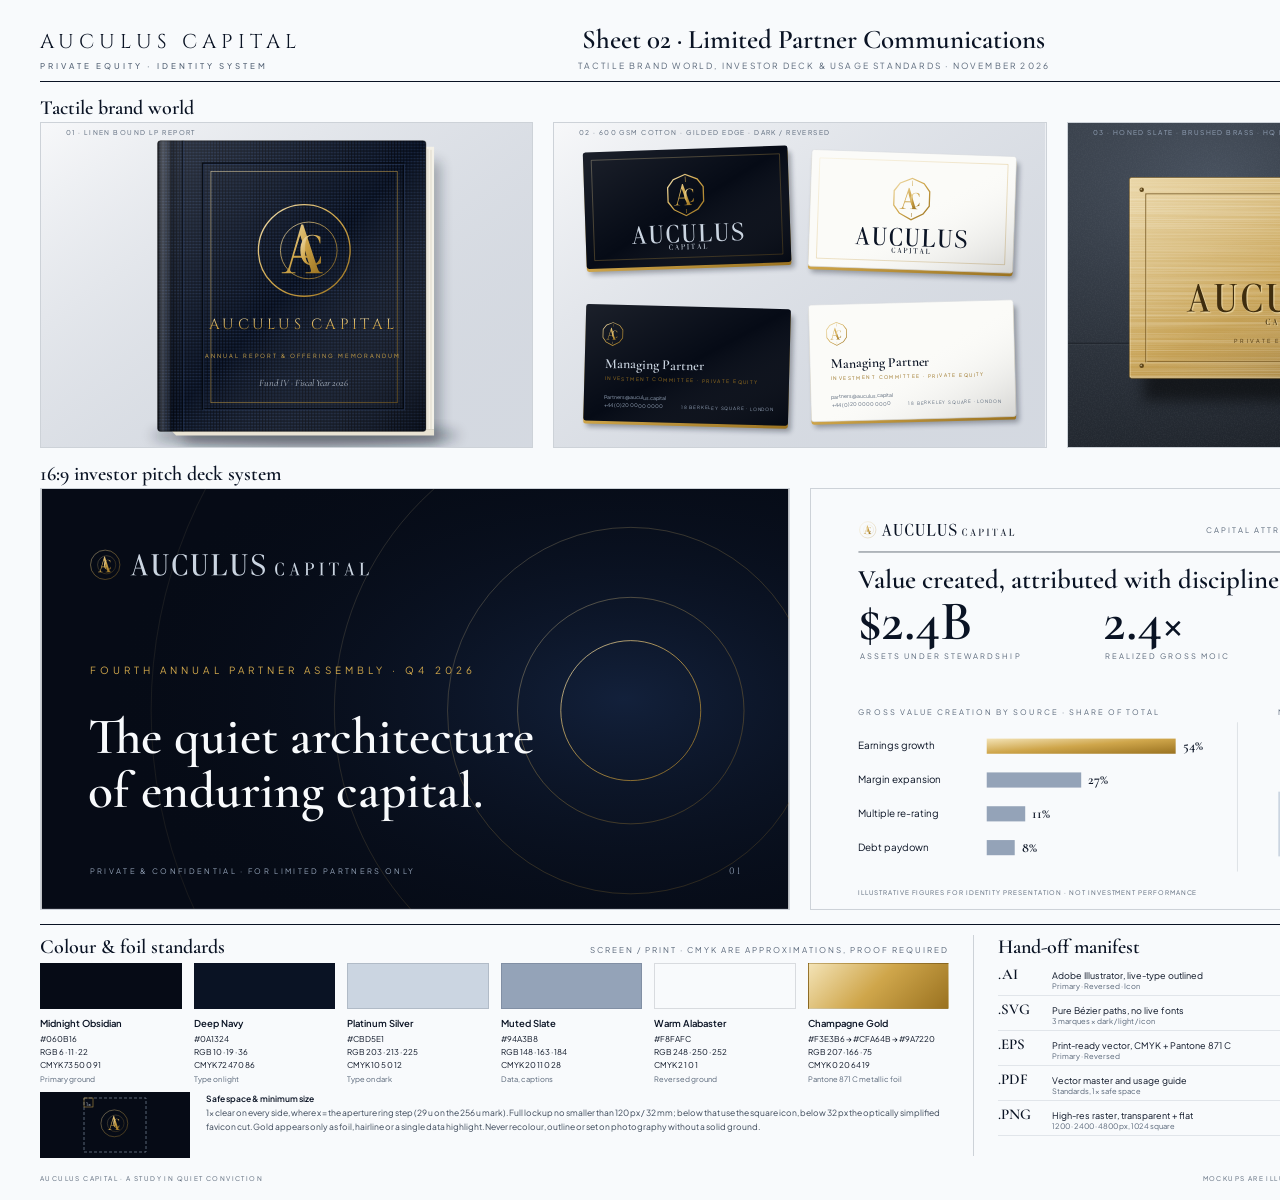
<file: board2-claude.html>
<!doctype html><html lang="en"><head><meta charset="utf-8"><title>Sheet 02 · Auculus Capital LP Communications</title><meta name="viewport" content="width=1600"><link rel="preconnect" href="https://fonts.googleapis.com"><link rel="preconnect" href="https://fonts.gstatic.com" crossorigin><link href="https://fonts.googleapis.com/css2?family=Cormorant+Garamond:ital,wght@0,600;0,700;1,600&amp;family=Cinzel:wght@400;600&amp;family=Plus+Jakarta+Sans:wght@400;500;700&amp;display=swap" rel="stylesheet"><style>*{box-sizing:border-box;margin:0;padding:0}html,body{background:#e6e9ee}body{font-family:'Plus Jakarta Sans',system-ui,sans-serif;color:#0A1324;overflow-x:hidden}
.board{width:1600px;height:1200px;overflow:hidden;position:relative;background:#F8FAFC;padding:16px 40px 14px;display:flex;flex-direction:column;gap:14px}
.hd{height:66px;flex:none;display:flex;justify-content:space-between;align-items:flex-end;border-bottom:1px solid #0A1324;padding-bottom:10px}
.brand{font-family:'Cinzel',serif;font-size:20px;letter-spacing:5px}.brand small{display:block;font:500 8px 'Plus Jakarta Sans';letter-spacing:3px;margin-top:6px;color:#596779}
.sheet{text-align:center}.sheet b{display:block;font:600 27px/1 'Cormorant Garamond',serif}.sheet span{font-size:8.5px;letter-spacing:2.2px;color:#596779;display:block;margin-top:7px}
.pal{display:flex;gap:6px;align-items:center;font-size:7.5px;letter-spacing:1.4px;color:#596779}.pal i{width:20px;height:20px;border:1px solid #0A132430;display:block}
.lab{display:flex;justify-content:space-between;align-items:baseline;height:26px;flex:none}.lab h2{font:600 20px 'Cormorant Garamond',serif}.lab span{font-size:8px;letter-spacing:2px;color:#596779}
.cap{position:absolute;left:22px;right:22px;top:16px;display:flex;justify-content:space-between;font-size:8px;letter-spacing:2px;z-index:2}.foot{position:absolute;left:22px;right:22px;bottom:14px;display:flex;justify-content:space-between;font:italic 600 13px 'Cormorant Garamond',serif;z-index:2}.foot span:last-child{font:500 7px 'Plus Jakarta Sans';letter-spacing:1.6px;font-style:normal}
.dk{background:#060B16;color:#CBD5E1;position:relative;overflow:hidden}.lt{background:#F8FAFC;color:#0A1324;position:relative;overflow:hidden;border:1px solid #cdd2d8}
.colo{height:16px;flex:none;display:flex;justify-content:space-between;font-size:6.5px;letter-spacing:1.4px;color:#596779;align-items:center}
.gold{background:linear-gradient(135deg,#F3E3B6 0%,#CFA64B 48%,#9A7220 100%)}
.bar{flex:none}.mock{height:352px;flex:none;display:flex;flex-direction:column}.mock .row{flex:1;display:grid;grid-template-columns:repeat(3,1fr);gap:20px;min-height:0}.mock .row>div{border:1px solid #cdd2d8;min-height:0;overflow:hidden}.mock svg,.dk svg{display:block}.mock .row svg{width:100%;height:100%}
.deck{height:448px;flex:none;display:flex;flex-direction:column}.deck .row{flex:1;display:grid;grid-template-columns:1fr 1fr;gap:20px;min-height:0}.deck .row>div{position:relative;border:1px solid #cdd2d8;overflow:hidden;aspect-ratio:16/9}.deck svg{width:100%;height:100%}
.std{height:232px;flex:none;display:grid;grid-template-columns:1.55fr 1fr;gap:24px;border-top:1px solid #0A1324;padding-top:10px}.std section{min-height:0}
.sws{display:grid;grid-template-columns:repeat(6,1fr);gap:12px;margin-top:2px}.sw i{display:block;height:46px;border:1px solid #0A132422;margin-bottom:8px}.sw b{display:block;font-size:9.5px;font-weight:600;margin-bottom:4px}.sw span{display:block;font-size:8px;line-height:1.6}.sw small{display:block;font-size:7.5px;color:#596779;margin-top:3px}
.sp{display:grid;grid-template-columns:150px 1fr;gap:16px;margin-top:8px;font-size:8.5px;line-height:1.6;color:#3b4859}.sp .dk{height:66px}.sp svg{width:100%;height:100%}
.mfs{border-left:1px solid #cdd2d8;padding-left:24px}.mf{display:grid;grid-template-columns:44px 1fr;column-gap:10px;align-items:baseline;border-bottom:1px solid #e1e5ea;padding:4px 0}.mf b{font:600 15px 'Cormorant Garamond',serif;grid-row:span 2}.mf span{font-size:9px}.mf small{font-size:7.5px;color:#596779}
</style></head><body><svg width="0" height="0" style="position:absolute" aria-hidden="true" focusable="false"><defs>
<linearGradient id="gold" x1="0" y1="0" x2="1" y2="1"><stop offset="0" stop-color="#F3E3B6"/><stop offset=".48" stop-color="#CFA64B"/><stop offset="1" stop-color="#9A7220"/></linearGradient>
<linearGradient id="goldv" x1="0" y1="0" x2="0" y2="1"><stop offset="0" stop-color="#F3E3B6"/><stop offset=".5" stop-color="#CFA64B"/><stop offset="1" stop-color="#9A7220"/></linearGradient>
<linearGradient id="brass" x1="0" y1="0" x2="1" y2="1"><stop offset="0" stop-color="#E6CF98"/><stop offset=".45" stop-color="#C9A55A"/><stop offset=".7" stop-color="#B38D43"/><stop offset="1" stop-color="#8E6C2B"/></linearGradient>
<linearGradient id="sheen" x1="0" y1="0" x2="1" y2="1"><stop offset="0" stop-color="#fff" stop-opacity=".16"/><stop offset=".5" stop-color="#fff" stop-opacity="0"/><stop offset="1" stop-color="#000" stop-opacity=".28"/></linearGradient>
<linearGradient id="spine" x1="0" y1="0" x2="1" y2="0"><stop offset="0" stop-color="#000" stop-opacity=".55"/><stop offset=".35" stop-color="#fff" stop-opacity=".10"/><stop offset=".6" stop-color="#000" stop-opacity=".25"/><stop offset="1" stop-color="#000" stop-opacity="0"/></linearGradient>
<pattern id="linen" width="3" height="3" patternUnits="userSpaceOnUse"><rect width="3" height="3" fill="#0A1324"/><path d="M0 .5H3" stroke="#1d2b47" stroke-width=".7"/><path d="M.5 0V3" stroke="#04080f" stroke-width=".7"/></pattern>
<linearGradient id="sheenbg" x1="0" y1="0" x2="1" y2="1"><stop offset="0" stop-color="#fff" stop-opacity=".7"/><stop offset="1" stop-color="#9aa4b4" stop-opacity=".25"/></linearGradient><radialGradient id="deckglow" cx=".78" cy=".5" r=".7"><stop offset="0" stop-color="#14233f" stop-opacity=".9"/><stop offset="1" stop-color="#060B16" stop-opacity="0"/></radialGradient><filter id="brush" x="0" y="0" width="100%" height="100%"><feTurbulence type="fractalNoise" baseFrequency=".004 .9" numOctaves="2" seed="4"/><feColorMatrix values="0 0 0 0 1  0 0 0 0 .97  0 0 0 0 .88  0 0 0 1.1 -.42"/></filter>
<filter id="stone" x="0" y="0" width="100%" height="100%"><feTurbulence type="fractalNoise" baseFrequency=".75" numOctaves="3" seed="9"/><feColorMatrix values="0 0 0 0 .8  0 0 0 0 .84  0 0 0 0 .9  0 0 0 .9 -.35"/></filter>
<filter id="blur6" x="-20%" y="-20%" width="140%" height="140%"><feGaussianBlur stdDeviation="6"/></filter>
<filter id="blur3" x="-20%" y="-20%" width="140%" height="140%"><feGaussianBlur stdDeviation="2.6"/></filter>
<filter id="blur1" x="-20%" y="-20%" width="140%" height="140%"><feGaussianBlur stdDeviation=".8"/></filter>
<g id="wm"><path transform="translate(0 0)" d="M0 100V98H4C10 98 12 94 15 86L40 0H44L73 88C76 96 77 98 84 98V100H49V98H56C60 98 61 96 59 90L52 68H24L18 88C16 95 18 98 24 98H28V100ZM25 64H51L38 22Z"/><path transform="translate(100 0)" d="M0 0H36V2H31C26 2 25 5 25 11V70C25 88 31 97 45 97C59 97 67 87 67 70V12C67 5 64 2 58 2H55V0H82V2H79C73 2 71 5 71 12V70C71 92 60 102 42 102C20 102 10 92 10 72V11C10 5 9 2 4 2H0Z"/><path transform="translate(198 0)" d="M70 5V28H68C64 10 55 1 42 1C21 1 18 23 18 50C18 78 22 99 43 99C56 99 66 88 70 71H72V95C64 99 54 102 42 102C15 102 2 80 2 50C2 21 17 -2 43 -2C54 -2 63 1 70 5Z"/><path transform="translate(288 0)" d="M0 0H36V2H31C26 2 25 5 25 11V70C25 88 31 97 45 97C59 97 67 87 67 70V12C67 5 64 2 58 2H55V0H82V2H79C73 2 71 5 71 12V70C71 92 60 102 42 102C20 102 10 92 10 72V11C10 5 9 2 4 2H0Z"/><path transform="translate(386 0)" d="M0 0H38V2H32C27 2 26 5 26 11V91C26 96 28 97 33 97H47C61 97 66 89 71 74H74L70 100H0V98H5C10 98 11 95 11 89V11C11 5 10 2 5 2H0Z"/><path transform="translate(476 0)" d="M0 0H36V2H31C26 2 25 5 25 11V70C25 88 31 97 45 97C59 97 67 87 67 70V12C67 5 64 2 58 2H55V0H82V2H79C73 2 71 5 71 12V70C71 92 60 102 42 102C20 102 10 92 10 72V11C10 5 9 2 4 2H0Z"/><path transform="translate(574 0)" d="M62 4V26H60C56 8 48 1 36 1C23 1 15 9 15 20C15 32 27 38 40 44C57 52 67 59 67 74C67 91 53 102 34 102C23 102 10 99 3 94V70H5C9 90 19 99 34 99C47 99 56 91 56 79C56 67 46 62 31 55C15 48 5 40 5 25C5 9 18 -2 36 -2C46 -2 56 1 62 4Z"/></g><g id="wm3"><path transform="translate(0 0)" d="M0 100V98H4C10 98 12 94 15 86L40 0H44L73 88C76 96 77 98 84 98V100H49V98H56C60 98 61 96 59 90L52 68H24L18 88C16 95 18 98 24 98H28V100ZM25 64H51L38 22Z" style="fill:var(--mk,url(#gold));stroke:var(--mkS,none)"/><path transform="translate(0 0)" d="M-4 76L88 53.06V58.66L-4 81.6Z" style="fill:var(--bg,#060B16)"/><path transform="translate(100 0)" d="M0 0H36V2H31C26 2 25 5 25 11V70C25 88 31 97 45 97C59 97 67 87 67 70V12C67 5 64 2 58 2H55V0H82V2H79C73 2 71 5 71 12V70C71 92 60 102 42 102C20 102 10 92 10 72V11C10 5 9 2 4 2H0Z" style="fill:var(--mk,url(#gold));stroke:var(--mkS,none)"/><path transform="translate(100 0)" d="M-4 76L86 53.56V59.16L-4 81.6Z" style="fill:var(--bg,#060B16)"/><path transform="translate(198 0)" d="M70 5V28H68C64 10 55 1 42 1C21 1 18 23 18 50C18 78 22 99 43 99C56 99 66 88 70 71H72V95C64 99 54 102 42 102C15 102 2 80 2 50C2 21 17 -2 43 -2C54 -2 63 1 70 5Z"/><path transform="translate(288 0)" d="M0 0H36V2H31C26 2 25 5 25 11V70C25 88 31 97 45 97C59 97 67 87 67 70V12C67 5 64 2 58 2H55V0H82V2H79C73 2 71 5 71 12V70C71 92 60 102 42 102C20 102 10 92 10 72V11C10 5 9 2 4 2H0Z"/><path transform="translate(386 0)" d="M0 0H38V2H32C27 2 26 5 26 11V91C26 96 28 97 33 97H47C61 97 66 89 71 74H74L70 100H0V98H5C10 98 11 95 11 89V11C11 5 10 2 5 2H0Z"/><path transform="translate(476 0)" d="M0 0H36V2H31C26 2 25 5 25 11V70C25 88 31 97 45 97C59 97 67 87 67 70V12C67 5 64 2 58 2H55V0H82V2H79C73 2 71 5 71 12V70C71 92 60 102 42 102C20 102 10 92 10 72V11C10 5 9 2 4 2H0Z"/><path transform="translate(574 0)" d="M62 4V26H60C56 8 48 1 36 1C23 1 15 9 15 20C15 32 27 38 40 44C57 52 67 59 67 74C67 91 53 102 34 102C23 102 10 99 3 94V70H5C9 90 19 99 34 99C47 99 56 91 56 79C56 67 46 62 31 55C15 48 5 40 5 25C5 9 18 -2 36 -2C46 -2 56 1 62 4Z"/></g><g id="cap"><path transform="translate(0 0)" d="M70 5V28H68C64 10 55 1 42 1C21 1 18 23 18 50C18 78 22 99 43 99C56 99 66 88 70 71H72V95C64 99 54 102 42 102C15 102 2 80 2 50C2 21 17 -2 43 -2C54 -2 63 1 70 5Z"/><path transform="translate(114 0)" d="M0 100V98H4C10 98 12 94 15 86L40 0H44L73 88C76 96 77 98 84 98V100H49V98H56C60 98 61 96 59 90L52 68H24L18 88C16 95 18 98 24 98H28V100ZM25 64H51L38 22Z"/><path transform="translate(238 0)" d="M0 0H39C64 0 73 11 73 26C73 44 59 53 37 53H24V89C24 95 26 98 31 98H35V100H0V98H4C9 98 10 95 10 89V11C10 5 9 2 4 2H0ZM24 3V50H36C51 50 58 42 58 26C58 10 51 3 37 3Z"/><path transform="translate(352 0)" d="M0 0H38V2H33C28 2 26 5 26 11V89C26 95 28 98 33 98H38V100H0V98H5C10 98 12 95 12 89V11C12 5 10 2 5 2H0Z"/><path transform="translate(430 0)" d="M0 0H76L78 25H76C71 7 67 3 55 3H45V89C45 95 47 98 52 98H56V100H20V98H24C29 98 31 95 31 89V3H21C9 3 6 7 2 25H0Z"/><path transform="translate(548 0)" d="M0 100V98H4C10 98 12 94 15 86L40 0H44L73 88C76 96 77 98 84 98V100H49V98H56C60 98 61 96 59 90L52 68H24L18 88C16 95 18 98 24 98H28V100ZM25 64H51L38 22Z"/><path transform="translate(672 0)" d="M0 0H38V2H32C27 2 26 5 26 11V91C26 96 28 97 33 97H47C61 97 66 89 71 74H74L70 100H0V98H5C10 98 11 95 11 89V11C11 5 10 2 5 2H0Z"/></g><g id="m1"><g fill="none" style="stroke:var(--mkS,var(--mk,url(#gold)))"><circle cx="128" cy="128" r="112" stroke-width="3.2"/><circle cx="139" cy="128" r="69.22" stroke-width="1.8"/></g><path transform="translate(73 65) scale(1.19)" style="fill:var(--mk,url(#gold));stroke:var(--mkS,none)" fill-rule="evenodd" d="M0 100V98H4C10 98 12 94 15 86L40 0H44L73 88C76 96 77 98 84 98V100H49V98H56C60 98 61 96 59 90L52 68H24L18 88C16 95 18 98 24 98H28V100ZM25 64H51L38 22Z"/><path transform="translate(117 91) scale(0.72)" style="fill:var(--mk,url(#gold));stroke:var(--mkS,none)" fill-rule="evenodd" d="M70 5V28H68C64 10 55 1 42 1C21 1 18 23 18 50C18 78 22 99 43 99C56 99 66 88 70 71H72V95C64 99 54 102 42 102C15 102 2 80 2 50C2 21 17 -2 43 -2C54 -2 63 1 70 5Z"/></g><g id="m2"><path fill-rule="evenodd" style="fill:var(--mk,url(#gold));stroke:var(--mkS,none)" d="M128 12L195 40L228 84L228 165L195 209L128 244L61 209L28 165L28 84L61 40Z M128 19L191 46L221 87L221 162L190 204L128 236L66 204L35 162L35 87L65 46Z"/><path transform="translate(64 68) scale(1.15)" style="fill:var(--mk,url(#gold));stroke:var(--mkS,none)" fill-rule="evenodd" d="M0 100V98H4C10 98 12 94 15 86L40 0H44L73 88C76 96 77 98 84 98V100H49V98H56C60 98 61 96 59 90L52 68H24L18 88C16 95 18 98 24 98H28V100ZM25 64H51L38 22Z"/><path transform="translate(119 95) scale(0.72)" style="fill:var(--mk,url(#gold));stroke:var(--mkS,none)" fill-rule="evenodd" d="M70 5V28H68C64 10 55 1 42 1C21 1 18 23 18 50C18 78 22 99 43 99C56 99 66 88 70 71H72V95C64 99 54 102 42 102C15 102 2 80 2 50C2 21 17 -2 43 -2C54 -2 63 1 70 5Z"/><path d="M127 28H130V57H127ZM127 204H130V226H127Z" style="fill:var(--mk,url(#gold));stroke:var(--mkS,none)"/></g><g id="a3"><path transform="translate(26 10) scale(1.1)" style="fill:var(--mk,url(#gold));stroke:var(--mkS,none)" fill-rule="evenodd" d="M70 5V28H68C64 10 55 1 42 1C21 1 18 23 18 50C18 78 22 99 43 99C56 99 66 88 70 71H72V95C64 99 54 102 42 102C15 102 2 80 2 50C2 21 17 -2 43 -2C54 -2 63 1 70 5Z"/><path transform="translate(-8 10) scale(1.1)" style="fill:var(--mk,url(#gold));stroke:var(--mkS,none)" fill-rule="evenodd" d="M0 100V98H4C10 98 12 94 15 86L40 0H44L73 88C76 96 77 98 84 98V100H49V98H56C60 98 61 96 59 90L52 68H24L18 88C16 95 18 98 24 98H28V100ZM25 64H51L38 22Z"/><path d="M2 94L96 71L98 76L4 99Z" style="fill:var(--mk,url(#gold));stroke:var(--mkS,none)"/></g><g id="mm1"><circle cx="128" cy="128" r="110" fill="none" style="stroke:var(--mkS,var(--mk,url(#gold)))" stroke-width="14"/><path transform="translate(66 56) scale(1.36)" style="fill:var(--mk,url(#gold));stroke:var(--mkS,none)" fill-rule="evenodd" d="M0 100V98H4C10 98 12 94 15 86L40 0H44L73 88C76 96 77 98 84 98V100H49V98H56C60 98 61 96 59 90L52 68H24L18 88C16 95 18 98 24 98H28V100ZM25 64H51L38 22Z"/></g><g id="mm2"><path fill-rule="evenodd" style="fill:var(--mk,url(#gold));stroke:var(--mkS,none)" d="M128 12L195 40L228 84L228 165L195 209L128 244L61 209L28 165L28 84L61 40Z M128 19L191 46L221 87L221 162L190 204L128 236L66 204L35 162L35 87L65 46Z"/><path transform="translate(68 62) scale(1.3)" style="fill:var(--mk,url(#gold));stroke:var(--mkS,none)" fill-rule="evenodd" d="M0 100V98H4C10 98 12 94 15 86L40 0H44L73 88C76 96 77 98 84 98V100H49V98H56C60 98 61 96 59 90L52 68H24L18 88C16 95 18 98 24 98H28V100ZM25 64H51L38 22Z"/></g><g id="mm3"><path transform="translate(24 6) scale(1.15)" style="fill:var(--mk,url(#gold));stroke:var(--mkS,none)" fill-rule="evenodd" d="M70 5V28H68C64 10 55 1 42 1C21 1 18 23 18 50C18 78 22 99 43 99C56 99 66 88 70 71H72V95C64 99 54 102 42 102C15 102 2 80 2 50C2 21 17 -2 43 -2C54 -2 63 1 70 5Z"/><path transform="translate(-10 6) scale(1.15)" style="fill:var(--mk,url(#gold));stroke:var(--mkS,none)" fill-rule="evenodd" d="M0 100V98H4C10 98 12 94 15 86L40 0H44L73 88C76 96 77 98 84 98V100H49V98H56C60 98 61 96 59 90L52 68H24L18 88C16 95 18 98 24 98H28V100ZM25 64H51L38 22Z"/></g>
</defs></svg>
<div class="board"><header class="hd"><div class="brand">AUCULUS CAPITAL<small>PRIVATE EQUITY · IDENTITY SYSTEM</small></div><div class="sheet"><b>Sheet 02 · Limited Partner Communications</b><span>TACTILE BRAND WORLD, INVESTOR DECK &amp; USAGE STANDARDS · NOVEMBER 2026</span></div><div class="pal"><i style="background:#060B16"></i><i style="background:#0A1324"></i><i style="background:#94A3B8"></i><i style="background:#CBD5E1"></i><i style="background:#F8FAFC"></i><i class="gold"></i><span style="margin-left:8px">SHEET 02 / 02</span></div></header>
<section class="mock"><div class="lab"><h2>Tactile brand world</h2><span>BLIND DEBOSS · GOLD FOIL · BRUSHED BRASS</span></div><div class="row"><div><svg viewBox="0 6 480 326" preserveAspectRatio="xMidYMid slice" role="img" aria-label="Hardbound linen LP annual report and offering memorandum">
<rect width="480" height="340" fill="#E8EBF0"/><rect width="480" height="340" fill="url(#sheenbg)"/>
<ellipse cx="258" cy="316" rx="150" ry="11" fill="#0A1324" opacity=".38" filter="url(#blur6)"/>
<rect x="132" y="38" width="250" height="276" rx="3" fill="#0A1324" opacity=".30" filter="url(#blur6)" transform="translate(8 10)"/>
<rect x="372" y="34" width="12" height="276" fill="#F4F1E8"/><path d="M372 34V310M375 35V311M378 36V312M381 37V311" stroke="#cfc8b5" stroke-width=".5"/>
<path d="M126 310H384V316H132Z" fill="#E9E3D3"/>
<rect x="114" y="28" width="262" height="284" rx="3" fill="url(#linen)"/>
<rect x="114" y="28" width="262" height="284" rx="3" fill="url(#sheen)"/>
<rect x="114" y="28" width="22" height="284" rx="3" fill="url(#spine)"/>
<path d="M138 28V312" stroke="#02050b" stroke-width="1.2" opacity=".6"/><path d="M139.4 28V312" stroke="#2c3f66" stroke-width=".8" opacity=".6"/>
<rect x="158" y="50" width="196" height="240" fill="none" stroke="#02050b" stroke-width="1.6" opacity=".8"/>
<rect x="159" y="51" width="196" height="240" fill="none" stroke="#2e4166" stroke-width=".8" opacity=".7"/>
<rect x="166" y="58" width="182" height="226" fill="none" stroke="url(#gold)" stroke-width=".6" opacity=".8"/>
<g transform="translate(206 84) scale(.4)"><use href="#m1"/></g>
<text x="256" y="212" text-anchor="middle" font-family="Cinzel,serif" font-size="14.5" letter-spacing="3.2" fill="url(#goldv)">AUCULUS CAPITAL</text>
<path d="M226 224H286" stroke="url(#gold)" stroke-width=".7"/>
<text x="256" y="240" text-anchor="middle" font-family="Plus Jakarta Sans,sans-serif" font-size="5.6" letter-spacing="1.9" fill="#CFA64B">ANNUAL REPORT &amp; OFFERING MEMORANDUM</text>
<text x="256" y="268" text-anchor="middle" font-family="Cormorant Garamond,serif" font-size="9.5" font-style="italic" fill="#CBD5E1" opacity=".85">Fund IV · Fiscal Year 2026</text>
<rect x="114" y="28" width="262" height="284" rx="3" fill="none" stroke="#000" stroke-opacity=".4"/>
<text x="24" y="22" font-family="Plus Jakarta Sans,sans-serif" font-size="6.5" letter-spacing="1.4" fill="#596779">01 · LINEN BOUND LP REPORT</text>
</svg></div><div><svg viewBox="0 6 480 326" preserveAspectRatio="xMidYMid slice" role="img" aria-label="600gsm cotton executive business cards, dark and reversed light">
<rect width="480" height="340" fill="#E8EBF0"/><rect width="480" height="340" fill="url(#sheenbg)"/>
<g transform="translate(30 36) rotate(-2 100 57)" style="--bg:#060B16">
<rect x="3" y="6" width="200" height="114" rx="3" fill="#0A1324" opacity=".35" filter="url(#blur3)"/>
<rect y="3" width="200" height="114" rx="2.5" fill="url(#gold)"/>
<rect width="200" height="114" rx="2.5" fill="#060B16"/>
<rect width="200" height="114" rx="2.5" fill="url(#sheen)" opacity=".55"/>
<rect x="8" y="8" width="184" height="98" fill="none" stroke="url(#gold)" stroke-width=".4" opacity=".7"/>
<use href="#m2" transform="translate(76 22) scale(.18)"/>
<g transform="translate(45 74) scale(.17)" fill="#CBD5E1"><use href="#wm"/></g>
<g transform="translate(81 93) scale(.05)" fill="#CBD5E1"><use href="#cap"/></g>
</g><g transform="translate(250 40) rotate(2 100 57)" style="--bg:#FBFBF8">
<rect x="3" y="6" width="200" height="114" rx="3" fill="#0A1324" opacity=".35" filter="url(#blur3)"/>
<rect y="3" width="200" height="114" rx="2.5" fill="url(#gold)"/>
<rect width="200" height="114" rx="2.5" fill="#FBFBF8"/><rect width="200" height="114" rx="2.5" fill="none" stroke="#d6d9de" stroke-width=".6"/>
<rect width="200" height="114" rx="2.5" fill="url(#sheen)" opacity=".55"/>
<rect x="8" y="8" width="184" height="98" fill="none" stroke="url(#gold)" stroke-width=".4" opacity=".7"/>
<use href="#m2" transform="translate(76 22) scale(.18)"/>
<g transform="translate(45 74) scale(.17)" fill="#0A1324"><use href="#wm"/></g>
<g transform="translate(81 93) scale(.05)" fill="#0A1324"><use href="#cap"/></g>
</g>
<g transform="translate(30 190) rotate(1.5 100 57)" style="--bg:#060B16">
<rect x="3" y="6" width="200" height="114" rx="3" fill="#0A1324" opacity=".35" filter="url(#blur3)"/>
<rect y="3" width="200" height="114" rx="2.5" fill="url(#gold)"/>
<rect width="200" height="114" rx="2.5" fill="#060B16"/>
<rect width="200" height="114" rx="2.5" fill="url(#sheen)" opacity=".55"/>
<g transform="translate(14 16) scale(.1)"><use href="#m2"/></g><g transform="translate(14 16)"><rect width="0" height="0"/></g>
<text x="20" y="62" font-family="Cormorant Garamond,serif" font-size="13.5" font-weight="600" fill="#CBD5E1">Managing Partner</text>
<text x="20" y="74" font-family="Plus Jakarta Sans,sans-serif" font-size="4.8" letter-spacing="1.4" fill="#9A7220">INVESTMENT COMMITTEE · PRIVATE EQUITY</text>
<path d="M20 82H44" stroke="url(#gold)" stroke-width=".6"/>
<text x="20" y="92" font-family="Plus Jakarta Sans,sans-serif" font-size="5" fill="#94A3B8">partners@auculus.capital</text>
<text x="20" y="100" font-family="Plus Jakarta Sans,sans-serif" font-size="5" fill="#94A3B8">+44 (0)20 0000 0000</text>
<text x="186" y="100" text-anchor="end" font-family="Plus Jakarta Sans,sans-serif" font-size="4.4" letter-spacing=".8" fill="#94A3B8">18 BERKELEY SQUARE · LONDON</text>
</g><g transform="translate(250 186) rotate(-1.5 100 57)" style="--bg:#FBFBF8">
<rect x="3" y="6" width="200" height="114" rx="3" fill="#0A1324" opacity=".35" filter="url(#blur3)"/>
<rect y="3" width="200" height="114" rx="2.5" fill="url(#gold)"/>
<rect width="200" height="114" rx="2.5" fill="#FBFBF8"/><rect width="200" height="114" rx="2.5" fill="none" stroke="#d6d9de" stroke-width=".6"/>
<rect width="200" height="114" rx="2.5" fill="url(#sheen)" opacity=".55"/>
<g transform="translate(14 16) scale(.1)"><use href="#m2"/></g><g transform="translate(14 16)"><rect width="0" height="0"/></g>
<text x="20" y="62" font-family="Cormorant Garamond,serif" font-size="13.5" font-weight="600" fill="#0A1324">Managing Partner</text>
<text x="20" y="74" font-family="Plus Jakarta Sans,sans-serif" font-size="4.8" letter-spacing="1.4" fill="#9A7220">INVESTMENT COMMITTEE · PRIVATE EQUITY</text>
<path d="M20 82H44" stroke="url(#gold)" stroke-width=".6"/>
<text x="20" y="92" font-family="Plus Jakarta Sans,sans-serif" font-size="5" fill="#596779">partners@auculus.capital</text>
<text x="20" y="100" font-family="Plus Jakarta Sans,sans-serif" font-size="5" fill="#596779">+44 (0)20 0000 0000</text>
<text x="186" y="100" text-anchor="end" font-family="Plus Jakarta Sans,sans-serif" font-size="4.4" letter-spacing=".8" fill="#596779">18 BERKELEY SQUARE · LONDON</text>
</g>
<text x="24" y="22" font-family="Plus Jakarta Sans,sans-serif" font-size="6.5" letter-spacing="1.4" fill="#596779">02 · 600 GSM COTTON · GILDED EDGE · DARK / REVERSED</text>
</svg></div><div><svg viewBox="0 6 480 326" preserveAspectRatio="xMidYMid slice" role="img" aria-label="Honed slate and brushed brass headquarters entrance plaque">
<defs><linearGradient id="slate" x1="0" y1="0" x2="1" y2="1"><stop offset="0" stop-color="#3b434f"/><stop offset=".5" stop-color="#2a313b"/><stop offset="1" stop-color="#1b2028"/></linearGradient>
<radialGradient id="wall" cx=".3" cy=".2" r="1"><stop offset="0" stop-color="#5a6574" stop-opacity=".55"/><stop offset="1" stop-color="#000" stop-opacity=".25"/></radialGradient></defs>
<rect width="480" height="340" fill="url(#slate)"/><rect width="480" height="340" filter="url(#stone)" opacity=".16"/><rect width="480" height="340" fill="url(#wall)"/>
<path d="M0 226H480" stroke="#0a0d12" stroke-width="1" opacity=".5"/><path d="M0 227H480" stroke="#fff" stroke-width=".5" opacity=".08"/>
<rect x="68" y="74" width="344" height="196" fill="#000" opacity=".5" filter="url(#blur6)" transform="translate(6 12)"/>
<rect x="60" y="64" width="360" height="196" rx="2" fill="url(#brass)"/>
<rect x="60" y="64" width="360" height="196" rx="2" filter="url(#brush)" opacity=".55"/>
<rect x="60" y="64" width="360" height="196" rx="2" fill="url(#sheen)"/>
<rect x="60.5" y="64.5" width="359" height="195" rx="2" fill="none" stroke="#F8E9BE" stroke-opacity=".7"/><rect x="60" y="64" width="360" height="196" rx="2" fill="none" stroke="#5c4316" stroke-opacity=".6"/>
<rect x="76" y="80" width="328" height="164" fill="none" stroke="#6b4e18" stroke-width="1.1" opacity=".75"/><rect x="77" y="81" width="328" height="164" fill="none" stroke="#F4E2B0" stroke-width=".6" opacity=".7"/>
<g transform="translate(1 1.2)" style="--mk:#F6E7BB;--bg:#C9A55A" opacity=".75"><g transform="translate(214 98) scale(.205)"><use href="#m1"/></g>
<g transform="translate(116 168) scale(.27)" fill="#F6E7BB"><use href="#wm"/></g><g transform="translate(193 202) scale(.0585)" fill="#F6E7BB"><use href="#cap"/></g></g>
<g style="--mk:#4a3410;--bg:#C9A55A"><g transform="translate(214 98) scale(.205)"><use href="#m1"/></g>
<g transform="translate(116 168) scale(.27)" fill="#3F2D0E"><use href="#wm"/></g><g transform="translate(193 202) scale(.0585)" fill="#3F2D0E"><use href="#cap"/></g></g>
<text x="240" y="226" text-anchor="middle" font-family="Plus Jakarta Sans,sans-serif" font-size="5.4" letter-spacing="2" fill="#4a3410">PRIVATE EQUITY · BY APPOINTMENT</text>
<g fill="#5c4316"><circle cx="72" cy="76" r="2.2"/><circle cx="408" cy="76" r="2.2"/><circle cx="72" cy="248" r="2.2"/><circle cx="408" cy="248" r="2.2"/></g>
<g fill="#F6E7BB" opacity=".6"><circle cx="71.5" cy="75.5" r=".9"/><circle cx="407.5" cy="75.5" r=".9"/><circle cx="71.5" cy="247.5" r=".9"/><circle cx="407.5" cy="247.5" r=".9"/></g>
<text x="24" y="22" font-family="Plus Jakarta Sans,sans-serif" font-size="6.5" letter-spacing="1.4" fill="#94A3B8">03 · HONED SLATE · BRUSHED BRASS · HQ ENTRANCE</text>
</svg></div></div></section>
<section class="deck"><div class="lab"><h2>16:9 investor pitch deck system</h2><span>SLIDE 01 COVER · SLIDE 02 CAPITAL ATTRIBUTION</span></div><div class="row"><div><svg viewBox="0 0 1280 720" role="img" aria-label="Pitch deck slide 01, cover" style="--bg:#060B16">
<rect width="1280" height="720" fill="#060B16"/><rect width="1280" height="720" fill="url(#deckglow)"/><circle cx="1010" cy="380" r="120.0" fill="none" stroke="url(#gold)" stroke-width="1.5" opacity="0.85"/><circle cx="1010" cy="380" r="194.2" fill="none" stroke="url(#gold)" stroke-width="1" opacity="0.55"/><circle cx="1010" cy="380" r="314.2" fill="none" stroke="url(#gold)" stroke-width="1" opacity="0.38"/><circle cx="1010" cy="380" r="508.3" fill="none" stroke="url(#gold)" stroke-width="1" opacity="0.25"/><circle cx="1010" cy="380" r="822.5" fill="none" stroke="url(#gold)" stroke-width="1" opacity="0.15"/>
<g><use href="#m1" transform="translate(80 101.2) scale(0.2250)"/><use href="#wm" transform="translate(152.0 112) scale(0.36)" fill="#CBD5E1"/><use href="#cap" transform="translate(399.7 126.4) scale(0.2160)" fill="#CBD5E1"/></g>
<text x="82" y="318" font-family="Plus Jakarta Sans,sans-serif" font-size="17" letter-spacing="7" fill="#CFA64B">FOURTH ANNUAL PARTNER ASSEMBLY · Q4 2026</text>
<path d="M82 346H202" stroke="url(#gold)" stroke-width="1.2"/>
<text font-family="Cormorant Garamond,serif" font-weight="600" font-size="88" fill="#F8FAFC"><tspan x="80" y="452">The quiet architecture</tspan><tspan x="80" y="546">of enduring capital.</tspan></text>
<text x="82" y="660" font-family="Plus Jakarta Sans,sans-serif" font-size="13" letter-spacing="4" fill="#94A3B8">PRIVATE &amp; CONFIDENTIAL · FOR LIMITED PARTNERS ONLY</text>
<text x="1200" y="660" text-anchor="end" font-family="Cinzel,serif" font-size="16" letter-spacing="3" fill="#94A3B8">01</text>
</svg></div><div><svg viewBox="0 0 1280 720" role="img" aria-label="Pitch deck slide 02, capital attribution and portfolio metrics" style="--bg:#F8FAFC">
<rect width="1280" height="720" fill="#F8FAFC"/>
<g><use href="#m1" transform="translate(80 54.0) scale(0.1250)"/><use href="#wm" transform="translate(120.0 60) scale(0.2)" fill="#0A1324"/><use href="#cap" transform="translate(257.6 68.0) scale(0.1200)" fill="#0A1324"/></g>
<text x="1200" y="76" text-anchor="end" font-family="Plus Jakarta Sans,sans-serif" font-size="13" letter-spacing="3.5" fill="#596779">CAPITAL ATTRIBUTION &amp; PORTFOLIO METRICS · Q4 2026</text>
<path d="M80 108H1200" stroke="#0A1324" stroke-width="1"/>
<text x="80" y="170" font-family="Cormorant Garamond,serif" font-weight="600" font-size="46" fill="#0A1324">Value created, attributed with discipline.</text>
<text x="80" y="258" font-family="Cormorant Garamond,serif" font-weight="600" font-size="96" fill="#0A1324">$2.4B</text><text x="82" y="292" font-family="Plus Jakarta Sans,sans-serif" font-size="13" letter-spacing="3.5" fill="#596779">ASSETS UNDER STEWARDSHIP</text><path d="M82 306H132" stroke="url(#gold)" stroke-width="1.5"/><text x="500" y="258" font-family="Cormorant Garamond,serif" font-weight="600" font-size="96" fill="#0A1324">2.4×</text><text x="502" y="292" font-family="Plus Jakarta Sans,sans-serif" font-size="13" letter-spacing="3.5" fill="#596779">REALIZED GROSS MOIC</text><path d="M502 306H552" stroke="url(#gold)" stroke-width="1.5"/><text x="880" y="258" font-family="Cormorant Garamond,serif" font-weight="600" font-size="96" fill="#0A1324">18.6%</text><text x="882" y="292" font-family="Plus Jakarta Sans,sans-serif" font-size="13" letter-spacing="3.5" fill="#596779">NET IRR</text><path d="M882 306H932" stroke="url(#gold)" stroke-width="1.5"/>
<text x="80" y="388" font-family="Plus Jakarta Sans,sans-serif" font-size="13" letter-spacing="3.5" fill="#596779">GROSS VALUE CREATION BY SOURCE · SHARE OF TOTAL</text>
<text x="80" y="446" font-family="Plus Jakarta Sans,sans-serif" font-size="17" fill="#0A1324">Earnings growth</text><rect x="300" y="428" width="324" height="26" fill="url(#gold)"/><text x="636" y="448" font-family="Cormorant Garamond,serif" font-weight="600" font-size="24" fill="#0A1324">54%</text><text x="80" y="504" font-family="Plus Jakarta Sans,sans-serif" font-size="17" fill="#0A1324">Margin expansion</text><rect x="300" y="486" width="162" height="26" fill="#94A3B8"/><text x="474" y="506" font-family="Cormorant Garamond,serif" font-weight="600" font-size="24" fill="#0A1324">27%</text><text x="80" y="562" font-family="Plus Jakarta Sans,sans-serif" font-size="17" fill="#0A1324">Multiple re-rating</text><rect x="300" y="544" width="66" height="26" fill="#94A3B8"/><text x="378" y="564" font-family="Cormorant Garamond,serif" font-weight="600" font-size="24" fill="#0A1324">11%</text><text x="80" y="620" font-family="Plus Jakarta Sans,sans-serif" font-size="17" fill="#0A1324">Debt paydown</text><rect x="300" y="602" width="48" height="26" fill="#94A3B8"/><text x="360" y="622" font-family="Cormorant Garamond,serif" font-weight="600" font-size="24" fill="#0A1324">8%</text>
<path d="M730 400V656" stroke="#cdd2d8"/>
<text x="800" y="388" font-family="Plus Jakarta Sans,sans-serif" font-size="13" letter-spacing="3.5" fill="#596779">NET IRR BY VINTAGE, %</text>
<rect x="800" y="519" width="38" height="111" fill="#CBD5E1"/><text x="819" y="511" text-anchor="middle" font-family="Cormorant Garamond,serif" font-weight="600" font-size="19" fill="#0A1324">12.1</text><text x="819" y="654" text-anchor="middle" font-family="Plus Jakarta Sans,sans-serif" font-size="13" fill="#596779">2019</text><rect x="866" y="494" width="38" height="136" fill="#CBD5E1"/><text x="885" y="486" text-anchor="middle" font-family="Cormorant Garamond,serif" font-weight="600" font-size="19" fill="#0A1324">14.8</text><text x="885" y="654" text-anchor="middle" font-family="Plus Jakarta Sans,sans-serif" font-size="13" fill="#596779">2020</text><rect x="932" y="471" width="38" height="159" fill="#CBD5E1"/><text x="951" y="463" text-anchor="middle" font-family="Cormorant Garamond,serif" font-weight="600" font-size="19" fill="#0A1324">17.3</text><text x="951" y="654" text-anchor="middle" font-family="Plus Jakarta Sans,sans-serif" font-size="13" fill="#596779">2021</text><rect x="998" y="447" width="38" height="183" fill="#CBD5E1"/><text x="1017" y="439" text-anchor="middle" font-family="Cormorant Garamond,serif" font-weight="600" font-size="19" fill="#0A1324">19.9</text><text x="1017" y="654" text-anchor="middle" font-family="Plus Jakarta Sans,sans-serif" font-size="13" fill="#596779">2022</text><rect x="1064" y="433" width="38" height="197" fill="#CBD5E1"/><text x="1083" y="425" text-anchor="middle" font-family="Cormorant Garamond,serif" font-weight="600" font-size="19" fill="#0A1324">21.4</text><text x="1083" y="654" text-anchor="middle" font-family="Plus Jakarta Sans,sans-serif" font-size="13" fill="#596779">2023</text><rect x="1130" y="459" width="38" height="171" fill="url(#goldv)"/><text x="1149" y="451" text-anchor="middle" font-family="Cormorant Garamond,serif" font-weight="600" font-size="19" fill="#0A1324">18.6</text><text x="1149" y="654" text-anchor="middle" font-family="Plus Jakarta Sans,sans-serif" font-size="13" fill="#596779">2024</text>
<text x="80" y="696" font-family="Plus Jakarta Sans,sans-serif" font-size="11" letter-spacing="1.6" fill="#596779">ILLUSTRATIVE FIGURES FOR IDENTITY PRESENTATION · NOT INVESTMENT PERFORMANCE</text>
<text x="1200" y="696" text-anchor="end" font-family="Cinzel,serif" font-size="14" letter-spacing="3" fill="#596779">02</text>
</svg></div></div></section>
<section class="std"><section><div class="lab"><h2>Colour &amp; foil standards</h2><span>SCREEN / PRINT · CMYK ARE APPROXIMATIONS, PROOF REQUIRED</span></div><div class="sws"><div class="sw"><i style="background:#060B16"></i><b>Midnight Obsidian</b><span>#060B16</span><span>RGB 6 · 11 · 22</span><span>CMYK 73 50 0 91</span><small>Primary ground</small></div><div class="sw"><i style="background:#0A1324"></i><b>Deep Navy</b><span>#0A1324</span><span>RGB 10 · 19 · 36</span><span>CMYK 72 47 0 86</span><small>Type on light</small></div><div class="sw"><i style="background:#CBD5E1"></i><b>Platinum Silver</b><span>#CBD5E1</span><span>RGB 203 · 213 · 225</span><span>CMYK 10 5 0 12</span><small>Type on dark</small></div><div class="sw"><i style="background:#94A3B8"></i><b>Muted Slate</b><span>#94A3B8</span><span>RGB 148 · 163 · 184</span><span>CMYK 20 11 0 28</span><small>Data, captions</small></div><div class="sw"><i style="background:#F8FAFC"></i><b>Warm Alabaster</b><span>#F8FAFC</span><span>RGB 248 · 250 · 252</span><span>CMYK 2 1 0 1</span><small>Reversed ground</small></div><div class="sw"><i style="background:linear-gradient(135deg,#F3E3B6 0%,#CFA64B 48%,#9A7220 100%)"></i><b>Champagne Gold</b><span>#F3E3B6 → #CFA64B → #9A7220</span><span>RGB 207 · 166 · 75</span><span>CMYK 0 20 64 19</span><small>Pantone 871 C metallic foil</small></div></div>
<div class="sp"><div class="dk"><svg viewBox="0 0 150 66" style="--bg:#060B16"><rect x="44" y="6" width="62" height="54" fill="none" stroke="#7d8aa0" stroke-dasharray="3 2" stroke-width=".7"/><g transform="translate(59 16) scale(.12)"><use href="#m1"/></g><text x="46" y="14" font-size="5" fill="#CBD5E1" font-family="Plus Jakarta Sans">1x</text><rect x="44" y="6" width="9" height="9" fill="none" stroke="#CFA64B" stroke-width=".5"/></svg></div><div><b style="font-weight:600;color:#0A1324">Safe space &amp; minimum size</b><br>1x clear on every side, where x = the aperture ring step (29 u on the 256 u mark). Full lockup no smaller than 120 px / 32 mm; below that use the square icon, below 32 px the optically simplified favicon cut. Gold appears only as foil, hairline or a single data highlight. Never recolour, outline or set on photography without a solid ground.</div></div></section>
<section class="mfs"><div class="lab"><h2>Hand-off manifest</h2><span>5 FORMATS</span></div><div class="mf"><b>.AI</b><span>Adobe Illustrator, live-type outlined</span><small>Primary · Reversed · Icon</small></div><div class="mf"><b>.SVG</b><span>Pure Bézier paths, no live fonts</span><small>3 marques × dark / light / icon</small></div><div class="mf"><b>.EPS</b><span>Print-ready vector, CMYK + Pantone 871 C</span><small>Primary · Reversed</small></div><div class="mf"><b>.PDF</b><span>Vector master and usage guide</span><small>Standards, 1x safe space</small></div><div class="mf"><b>.PNG</b><span>High-res raster, transparent + flat</span><small>1200 · 2400 · 4800 px, 1024 square</small></div></section></section>
<div class="colo"><span>AUCULUS CAPITAL · A STUDY IN QUIET CONVICTION</span><span>MOCKUPS ARE ILLUSTRATIVE · FIGURES AND CONTACT DETAILS ARE PLACEHOLDERS</span></div></div></body></html>
</file>
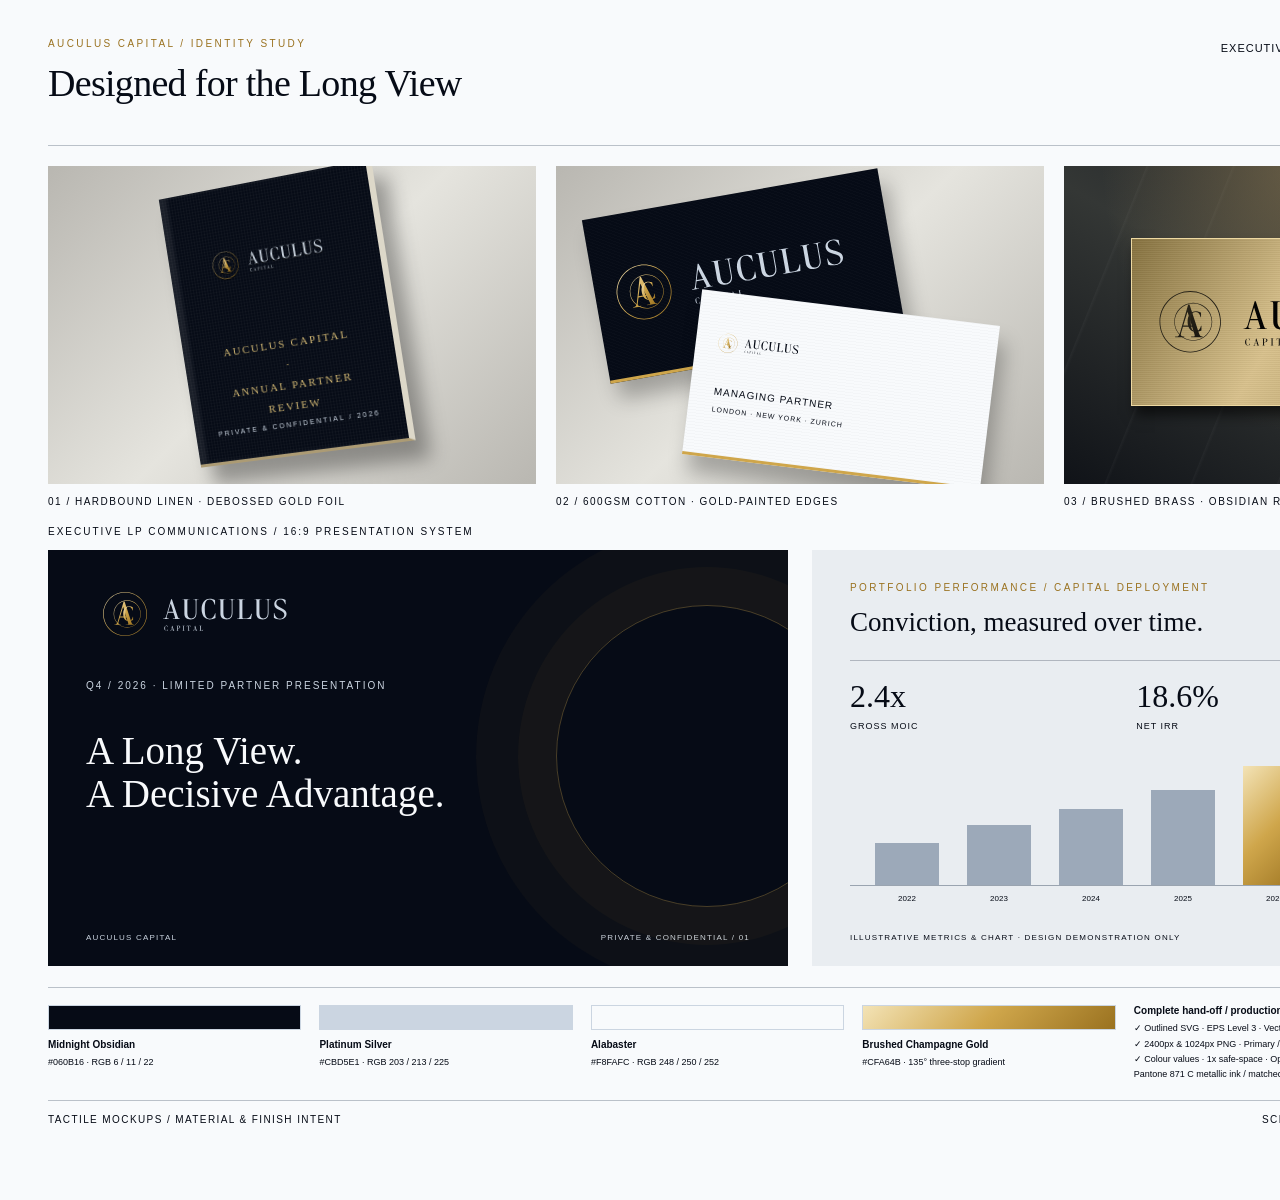
<file: board2-codex.html>
<!doctype html><html lang="en"><meta charset="utf-8"><meta name="viewport" content="width=1600"><title>Auculus Capital — Board 02</title><style>*{box-sizing:border-box}html,body{margin:0;width:1600px;height:1200px;overflow:hidden}body{background:#F8FAFC;color:#060B16;font-family:Arial,sans-serif;-webkit-font-smoothing:antialiased}.board{width:1600px;height:1200px;padding:38px 48px 24px}header{height:108px;display:flex;justify-content:space-between;align-items:flex-start;border-bottom:1px solid #bac1c9}h1{font:38px Georgia,serif;margin:12px 0 8px;letter-spacing:-.7px}h2{font:25px Georgia,serif;margin:0 0 12px}h3{font:21px Georgia,serif;margin:0 0 8px}p{margin:0;line-height:1.55}.eyebrow{font-size:10px;letter-spacing:2.4px;text-transform:uppercase}.meta{text-align:right;font-size:11px;line-height:1.9;letter-spacing:1px}.gold{color:#9A7220}.section-label{font-size:10px;letter-spacing:2px;text-transform:uppercase;margin:19px 0 13px}.footer{display:flex;justify-content:space-between;font-size:10px;letter-spacing:1.4px;border-top:1px solid #bac1c9;padding-top:13px;margin-top:18px}.hero{display:grid;grid-template-columns:1fr 1fr;height:285px;margin-top:20px}.hero>div{position:relative;display:flex;align-items:center;justify-content:center;border:1px solid #d8dde4}.hero svg{width:100%;height:100%}.hero .tag{position:absolute;left:24px;top:17px;font-size:10px;letter-spacing:2px;color:#CBD5E1}.hero .light .tag{color:#060B16}.directions{display:grid;grid-template-columns:repeat(3,1fr);gap:22px}.direction{border-top:1px solid #bac1c9;padding-top:12px}.direction p{font-size:11px;color:#4f5866}.samples{display:flex;align-items:center;margin-top:12px;gap:10px}.samples .lock{width:calc(100% - 114px);height:166px;background:#060B16}.samples .square{width:104px;height:104px}.samples svg{width:100%;height:100%}.tech{display:grid;grid-template-columns:1fr 1fr;gap:32px;margin-top:22px;border-top:1px solid #bac1c9;padding-top:19px}.tech h2{font-size:23px}.blueprint{display:flex;gap:20px}.blueprint svg{width:290px;height:180px}.notes{font-size:11px;padding-top:10px;line-height:1.85}.notes strong{display:block;margin:8px 0}.scale-header{height:80px;background:#060B16;position:relative}.scale-header svg{height:80px;width:100%}.scale-header span{position:absolute;right:14px;top:34px;color:#CBD5E1;font-size:10px}.sizes{display:flex;align-items:center;gap:35px;margin-top:12px}.size{display:flex;align-items:center;gap:12px;font-size:10px}.size svg{display:block}.mockups{display:grid;grid-template-columns:repeat(3,1fr);gap:20px;margin-top:20px}.scene{height:318px;position:relative;overflow:hidden;background:linear-gradient(135deg,#b9b7b1,#e5e4de 50%,#b9b7b1);perspective:1000px}.caption{font-size:10px;letter-spacing:1.5px;margin-top:12px}.book{position:absolute;width:222px;height:278px;left:125px;top:12px;transform:rotate(-9deg) rotateY(-13deg);background:repeating-linear-gradient(0deg,#ffffff06 0 1px,transparent 1px 3px),repeating-linear-gradient(90deg,#ffffff08 0 1px,transparent 1px 3px),#060B16;box-shadow:12px 19px 18px #0005,inset 8px 0 4px #ffffff15;border-right:6px solid #ddd8c9;border-bottom:3px solid #ac9b74}.book svg{position:absolute;left:35px;top:38px;width:150px;height:80px;filter:drop-shadow(0 1px 0 #000)}.book-title{position:absolute;top:155px;left:24px;right:24px;text-align:center;color:#d1b773;font:11px Georgia;letter-spacing:2px;line-height:1.9}.book-bottom{position:absolute;bottom:25px;width:100%;text-align:center;font-size:7px;letter-spacing:2px;color:#CBD5E1}.card{position:absolute;width:300px;height:166px;box-shadow:7px 17px 20px #0004;border-bottom:3px solid #CFA64B}.card.front{left:38px;top:27px;background:repeating-linear-gradient(30deg,#ffffff04 0 1px,transparent 1px 3px),#060B16;transform:rotate(-10deg)}.card.front svg{width:100%;height:100%}.card.back{left:135px;top:141px;background:repeating-linear-gradient(0deg,#060B1605 0 1px,transparent 1px 3px),#F8FAFC;transform:rotate(7deg);padding:24px}.card.back svg{width:105px;height:53px;margin-left:-9px}.partner{font-size:10px;letter-spacing:1px;margin-top:13px}.cities{font-size:7px;letter-spacing:1px;margin-top:9px}.stone{background:radial-gradient(ellipse at 50% -5%,#b1976280,transparent 60%),repeating-linear-gradient(112deg,transparent 0 76px,#ffffff08 77px,transparent 80px),linear-gradient(30deg,#101318,#343735 50%,#141820)}.plaque{position:absolute;left:67px;top:72px;width:345px;height:168px;background:repeating-linear-gradient(0deg,#ffffff0a 0 1px,#00000008 1px 2px),linear-gradient(120deg,#85713f,#d8c18c 45%,#a18b58);box-shadow:4px 9px 12px #0009,inset 0 0 0 1px #eed9a2}.plaque svg{width:100%;height:100%;filter:grayscale(1) brightness(.3);mix-blend-mode:multiply}.deckrow{display:grid;grid-template-columns:1fr 1fr;gap:24px}.slide{aspect-ratio:16/9;position:relative;padding:32px 38px;overflow:hidden}.cover{background:#060B16;color:#CBD5E1}.cover svg{width:300px;height:120px;margin:-28px 0 0 -30px}.cover h2{font-size:39px;line-height:1.12;margin-top:35px;color:#F8FAFC}.cover p{font-size:10px;letter-spacing:2px}.cover:after{content:'';position:absolute;right:-70px;top:55px;width:300px;height:300px;border:1px solid #CFA64B55;border-radius:50%;box-shadow:0 0 0 38px #CFA64B09,0 0 0 80px #CFA64B08}.slidefooter{position:absolute;bottom:24px;left:38px;right:38px;display:flex;justify-content:space-between;font-size:8px;letter-spacing:1.2px}.performance{background:#e9edf1}.performance h2{font-size:27px}.stats{display:flex;justify-content:space-between;border-top:1px solid #b0b6bf;padding-top:17px;margin-top:22px}.stats b{display:block;font:32px Georgia}.stats span{font-size:9px;letter-spacing:1px}.chart{height:135px;display:flex;align-items:flex-end;gap:28px;margin-top:18px;border-bottom:1px solid #9aa4b0;padding:0 25px}.bar{width:64px;background:#9ca9b9;position:relative}.bar:last-child{background:linear-gradient(135deg,#F3E3B6,#CFA64B,#9A7220)}.bar em{position:absolute;bottom:-18px;left:0;right:0;text-align:center;font:8px Arial}.standards{display:grid;grid-template-columns:repeat(4,1fr) 1.65fr;gap:18px;border-top:1px solid #bac1c9;padding-top:17px;margin-top:21px}.swatch{height:25px;margin-bottom:9px}.standards p{font-size:9px;line-height:1.7}.standards b{font-size:10px;display:block;margin-bottom:5px}.hero>div{height:285px;min-height:0;overflow:hidden}.hero svg{display:block;min-height:0}</style><body><main class="board"><header><div><div class="eyebrow gold">Auculus Capital / Identity study</div><h1>Designed for the Long View</h1></div><div class="meta">EXECUTIVE COMMUNICATIONS & BRAND STANDARDS<br>PRIVATE EQUITY · 2026<br>BOARD 02 / 02</div></header><div class="mockups"><article><div class="scene"><div class="book"><svg class="" xmlns="http://www.w3.org/2000/svg" width="1200" height="600" viewBox="0 0 1200 600"><defs><linearGradient id="gold" x1="0%" y1="0%" x2="100%" y2="100%"><stop offset="0" stop-color="#F3E3B6"/><stop offset=".5" stop-color="#CFA64B"/><stop offset="1" stop-color="#9A7220"/></linearGradient></defs><path d="M305.2 299.44C305.2 360.0587741414279 256.0587741414279 409.2 195.44 409.2C134.82122585857212 409.2 85.68 360.0587741414279 85.68 299.44C85.68 238.82122585857212 134.82122585857212 189.68 195.44 189.68C256.0587741414279 189.68 305.2 238.82122585857212 305.2 299.44ZM302.26 299.44C302.26 358.43505697692535 254.43505697692538 406.26 195.44 406.26C136.44494302307464 406.26 88.62 358.43505697692535 88.62 299.44C88.62 240.44494302307464 136.44494302307464 192.62 195.44 192.62C254.43505697692538 192.62 302.26 240.44494302307464 302.26 299.44Z" fill="url(#gold)" fill-rule="evenodd"/><path d="M274.0554106051884 299.44C274.0554106051884 336.90446277575563 243.68446277575566 367.2754106051884 206.22 367.2754106051884C168.75553722424434 367.2754106051884 138.38458939481154 336.90446277575563 138.38458939481154 299.44C138.38458939481154 261.97553722424436 168.75553722424434 231.60458939481154 206.22 231.60458939481154C243.68446277575566 231.60458939481154 274.0554106051884 261.97553722424436 274.0554106051884 299.44ZM272.0954106051884 299.44C272.0954106051884 335.8219846660873 242.6019846660873 365.31541060518845 206.22 365.31541060518845C169.8380153339127 365.31541060518845 140.34458939481155 335.8219846660873 140.34458939481155 299.44C140.34458939481155 263.0580153339127 169.8380153339127 233.56458939481155 206.22 233.56458939481155C242.6019846660873 233.56458939481155 272.0954106051884 263.0580153339127 272.0954106051884 299.44Z" fill="url(#gold)" fill-rule="evenodd"/><path d="M141.54 354.32V351.98760000000004H146.2048C153.202 351.98760000000004 155.5344 347.32280000000003 159.033 337.9932L188.188 237.7H192.8528L226.6726 340.3256C230.1712 349.65520000000004 231.3374 351.98760000000004 239.50079999999997 351.98760000000004V354.32H198.6838V351.98760000000004H206.8472C211.51199999999997 351.98760000000004 212.6782 349.65520000000004 210.34579999999997 342.658L202.1824 317.00160000000005H169.5288L162.5316 340.3256C160.1992 348.48900000000003 162.5316 351.98760000000004 169.5288 351.98760000000004H174.1936V354.32H141.54ZM170.695 312.3368H201.0162L185.85559999999998 263.3564L170.695 312.3368Z" fill="url(#gold)" fill-rule="evenodd"/><path d="M234.052 266.70799999999997V282.9368H232.6408C229.81839999999997 270.236 223.468 263.8856 214.2952 263.8856C199.4776 263.8856 197.3608 279.4088 197.3608 298.46C197.3608 318.21680000000003 200.1832 333.0344 215.0008 333.0344C224.1736 333.0344 231.22959999999998 325.2728 234.052 313.2776H235.4632V330.212C229.81839999999997 333.0344 222.76239999999999 335.1512 214.2952 335.1512C195.244 335.1512 186.07119999999998 319.628 186.07119999999998 298.46C186.07119999999998 277.99760000000003 196.6552 261.7688 215.0008 261.7688C222.76239999999999 261.7688 229.11280000000002 263.8856 234.052 266.70799999999997Z" fill="url(#gold)" fill-rule="evenodd"/><path d="M386.0 325.0V323.02H389.96C395.9 323.02 397.88 319.06 400.85 311.14L425.6 226.0H429.56L458.27 313.12C461.24 321.03999999999996 462.23 323.02 469.15999999999997 323.02V325.0H434.51V323.02H441.44C445.4 323.02 446.39 321.03999999999996 444.40999999999997 315.1L437.48 293.32H409.76L403.82 313.12C401.84 320.05 403.82 323.02 409.76 323.02H413.72V325.0H386.0ZM410.75 289.36H436.49L423.62 247.78L410.75 289.36Z" fill="#CBD5E1" fill-rule="evenodd"/><path d="M482.03 226.0H517.67V227.98H512.72C507.77 227.98 506.78 230.95 506.78 236.89V295.3C506.78 313.12 512.72 322.03 526.5799999999999 322.03C540.4399999999999 322.03 548.36 312.13 548.36 295.3V237.88C548.36 230.95 545.39 227.98 539.4499999999999 227.98H536.48V226.0H563.2099999999999V227.98H560.24C554.3 227.98 552.3199999999999 230.95 552.3199999999999 237.88V295.3C552.3199999999999 317.08 541.43 326.98 523.61 326.98C501.83 326.98 491.92999999999995 317.08 491.92999999999995 297.28V236.89C491.92999999999995 230.95 490.94 227.98 485.98999999999995 227.98H482.03V226.0Z" fill="#CBD5E1" fill-rule="evenodd"/><path d="M645.3799999999999 230.95V253.72H643.3999999999999C639.4399999999999 235.9 630.53 226.99 617.66 226.99C596.8699999999999 226.99 593.9 248.77 593.9 275.5C593.9 303.22 597.8599999999999 324.01 618.65 324.01C631.52 324.01 641.42 313.12 645.3799999999999 296.29H647.3599999999999V320.05C639.4399999999999 324.01 629.54 326.98 617.66 326.98C590.93 326.98 578.06 305.2 578.06 275.5C578.06 246.79 592.91 224.02 618.65 224.02C629.54 224.02 638.4499999999999 226.99 645.3799999999999 230.95Z" fill="#CBD5E1" fill-rule="evenodd"/><path d="M662.2099999999999 226.0H697.8499999999999V227.98H692.9C687.9499999999999 227.98 686.9599999999999 230.95 686.9599999999999 236.89V295.3C686.9599999999999 313.12 692.9 322.03 706.7599999999999 322.03C720.6199999999999 322.03 728.54 312.13 728.54 295.3V237.88C728.54 230.95 725.5699999999999 227.98 719.6299999999999 227.98H716.66V226.0H743.3899999999999V227.98H740.42C734.4799999999999 227.98 732.4999999999999 230.95 732.4999999999999 237.88V295.3C732.4999999999999 317.08 721.6099999999999 326.98 703.79 326.98C682.0099999999999 326.98 672.1099999999999 317.08 672.1099999999999 297.28V236.89C672.1099999999999 230.95 671.1199999999999 227.98 666.17 227.98H662.2099999999999V226.0Z" fill="#CBD5E1" fill-rule="evenodd"/><path d="M756.2599999999999 226.0H793.8799999999999V227.98H787.9399999999998C782.9899999999999 227.98 781.9999999999999 230.95 781.9999999999999 236.89V316.09000000000003C781.9999999999999 321.03999999999996 783.9799999999999 322.03 788.9299999999998 322.03H802.7899999999998C816.6499999999999 322.03 821.5999999999999 314.11 826.5499999999998 299.26H829.5199999999999L825.5599999999998 325.0H756.2599999999999V323.02H761.2099999999999C766.1599999999999 323.02 767.1499999999999 320.05 767.1499999999999 314.11V236.89C767.1499999999999 230.95 766.1599999999999 227.98 761.2099999999999 227.98H756.2599999999999V226.0Z" fill="#CBD5E1" fill-rule="evenodd"/><path d="M842.3899999999999 226.0H878.0299999999999V227.98H873.0799999999999C868.1299999999999 227.98 867.1399999999999 230.95 867.1399999999999 236.89V295.3C867.1399999999999 313.12 873.0799999999999 322.03 886.9399999999998 322.03C900.7999999999998 322.03 908.7199999999999 312.13 908.7199999999999 295.3V237.88C908.7199999999999 230.95 905.7499999999999 227.98 899.8099999999998 227.98H896.8399999999999V226.0H923.5699999999998V227.98H920.5999999999999C914.6599999999999 227.98 912.6799999999998 230.95 912.6799999999998 237.88V295.3C912.6799999999998 317.08 901.7899999999998 326.98 883.9699999999999 326.98C862.1899999999998 326.98 852.2899999999998 317.08 852.2899999999998 297.28V236.89C852.2899999999998 230.95 851.2999999999998 227.98 846.3499999999999 227.98H842.3899999999999V226.0Z" fill="#CBD5E1" fill-rule="evenodd"/><path d="M997.8199999999998 229.96V251.74H995.8399999999998C991.8799999999999 233.92 983.9599999999998 226.99 972.0799999999998 226.99C959.2099999999998 226.99 951.2899999999998 234.91 951.2899999999998 245.8C951.2899999999998 257.68 963.1699999999998 263.62 976.0399999999998 269.56C992.8699999999998 277.48 1002.7699999999999 284.40999999999997 1002.7699999999999 299.26C1002.7699999999999 316.09000000000003 988.9099999999999 326.98 970.0999999999998 326.98C959.2099999999998 326.98 946.3399999999998 324.01 939.4099999999999 319.06V295.3H941.3899999999999C945.3499999999998 315.1 955.2499999999998 324.01 970.0999999999998 324.01C982.9699999999998 324.01 991.8799999999999 316.09000000000003 991.8799999999999 304.21C991.8799999999999 292.33 981.9799999999998 287.38 967.1299999999999 280.45C951.2899999999998 273.52 941.3899999999999 265.6 941.3899999999999 250.75C941.3899999999999 234.91 954.2599999999999 224.02 972.0799999999998 224.02C981.9799999999998 224.02 991.8799999999999 226.99 997.8199999999998 229.96Z" fill="#CBD5E1" fill-rule="evenodd"/><path d="M408.15 360.225V365.86H407.66C406.68 361.45 404.475 359.245 401.29 359.245C396.145 359.245 395.41 364.635 395.41 371.25C395.41 378.11 396.39 383.255 401.535 383.255C404.72 383.255 407.17 380.56 408.15 376.395H408.64V382.275C406.68 383.255 404.23 383.99 401.29 383.99C394.675 383.99 391.49 378.6 391.49 371.25C391.49 364.145 395.165 358.51 401.535 358.51C404.23 358.51 406.435 359.245 408.15 360.225Z" fill="#CBD5E1" fill-rule="evenodd"/><path d="M420.89 383.5V383.01H421.87C423.34 383.01 423.83 382.03 424.565 380.07L430.69 359.0H431.66999999999996L438.775 380.56C439.51 382.52 439.755 383.01 441.46999999999997 383.01V383.5H432.895V383.01H434.61C435.59 383.01 435.835 382.52 435.34499999999997 381.05L433.63 375.66H426.77L425.3 380.56C424.81 382.275 425.3 383.01 426.77 383.01H427.75V383.5H420.89ZM427.015 374.68H433.385L430.2 364.39L427.015 374.68Z" fill="#CBD5E1" fill-rule="evenodd"/><path d="M453.22999999999996 359.0H462.78499999999997C468.90999999999997 359.0 471.11499999999995 361.695 471.11499999999995 365.37C471.11499999999995 369.78 467.68499999999995 371.985 462.29499999999996 371.985H459.10999999999996V380.805C459.10999999999996 382.275 459.59999999999997 383.01 460.825 383.01H461.80499999999995V383.5H453.22999999999996V383.01H454.21C455.43499999999995 383.01 455.67999999999995 382.275 455.67999999999995 380.805V361.695C455.67999999999995 360.225 455.43499999999995 359.49 454.21 359.49H453.22999999999996V359.0ZM459.10999999999996 359.735V371.25H462.04999999999995C465.72499999999997 371.25 467.43999999999994 369.29 467.43999999999994 365.37C467.43999999999994 361.45 465.72499999999997 359.735 462.29499999999996 359.735H459.10999999999996Z" fill="#CBD5E1" fill-rule="evenodd"/><path d="M483.11999999999995 359.0H492.42999999999995V359.49H491.2049999999999C489.97999999999996 359.49 489.48999999999995 360.225 489.48999999999995 361.695V380.805C489.48999999999995 382.275 489.97999999999996 383.01 491.2049999999999 383.01H492.42999999999995V383.5H483.11999999999995V383.01H484.34499999999997C485.56999999999994 383.01 486.05999999999995 382.275 486.05999999999995 380.805V361.695C486.05999999999995 360.225 485.56999999999994 359.49 484.34499999999997 359.49H483.11999999999995V359.0Z" fill="#CBD5E1" fill-rule="evenodd"/><path d="M504.18999999999994 359.0H522.81L523.3 365.125H522.81C521.5849999999999 360.715 520.6049999999999 359.735 517.665 359.735H515.2149999999999V380.805C515.2149999999999 382.275 515.7049999999999 383.01 516.93 383.01H517.91V383.5H509.0899999999999V383.01H510.06999999999994C511.29499999999996 383.01 511.78499999999997 382.275 511.78499999999997 380.805V359.735H509.3349999999999C506.3949999999999 359.735 505.65999999999997 360.715 504.67999999999995 365.125H504.18999999999994V359.0Z" fill="#CBD5E1" fill-rule="evenodd"/><path d="M535.06 383.5V383.01H536.04C537.51 383.01 538.0 382.03 538.7349999999999 380.07L544.8599999999999 359.0H545.8399999999999L552.9449999999999 380.56C553.68 382.52 553.925 383.01 555.64 383.01V383.5H547.0649999999999V383.01H548.78C549.76 383.01 550.005 382.52 549.515 381.05L547.8 375.66H540.9399999999999L539.4699999999999 380.56C538.9799999999999 382.275 539.4699999999999 383.01 540.9399999999999 383.01H541.92V383.5H535.06ZM541.185 374.68H547.555L544.3699999999999 364.39L541.185 374.68Z" fill="#CBD5E1" fill-rule="evenodd"/><path d="M567.4 359.0H576.7099999999999V359.49H575.24C574.015 359.49 573.77 360.225 573.77 361.695V381.295C573.77 382.52 574.26 382.765 575.485 382.765H578.915C582.345 382.765 583.5699999999999 380.805 584.795 377.13H585.53L584.55 383.5H567.4V383.01H568.625C569.85 383.01 570.095 382.275 570.095 380.805V361.695C570.095 360.225 569.85 359.49 568.625 359.49H567.4V359.0Z" fill="#CBD5E1" fill-rule="evenodd"/></svg><div class="book-title">AUCULUS CAPITAL<br>·<br>ANNUAL PARTNER<br>REVIEW</div><div class="book-bottom">PRIVATE & CONFIDENTIAL / 2026</div></div></div><div class="caption">01 / HARDBOUND LINEN · DEBOSSED GOLD FOIL</div></article><article><div class="scene"><div class="card front"><svg class="" xmlns="http://www.w3.org/2000/svg" width="1200" height="600" viewBox="0 0 1200 600"><defs><linearGradient id="gold" x1="0%" y1="0%" x2="100%" y2="100%"><stop offset="0" stop-color="#F3E3B6"/><stop offset=".5" stop-color="#CFA64B"/><stop offset="1" stop-color="#9A7220"/></linearGradient></defs><path d="M305.2 299.44C305.2 360.0587741414279 256.0587741414279 409.2 195.44 409.2C134.82122585857212 409.2 85.68 360.0587741414279 85.68 299.44C85.68 238.82122585857212 134.82122585857212 189.68 195.44 189.68C256.0587741414279 189.68 305.2 238.82122585857212 305.2 299.44ZM302.26 299.44C302.26 358.43505697692535 254.43505697692538 406.26 195.44 406.26C136.44494302307464 406.26 88.62 358.43505697692535 88.62 299.44C88.62 240.44494302307464 136.44494302307464 192.62 195.44 192.62C254.43505697692538 192.62 302.26 240.44494302307464 302.26 299.44Z" fill="url(#gold)" fill-rule="evenodd"/><path d="M274.0554106051884 299.44C274.0554106051884 336.90446277575563 243.68446277575566 367.2754106051884 206.22 367.2754106051884C168.75553722424434 367.2754106051884 138.38458939481154 336.90446277575563 138.38458939481154 299.44C138.38458939481154 261.97553722424436 168.75553722424434 231.60458939481154 206.22 231.60458939481154C243.68446277575566 231.60458939481154 274.0554106051884 261.97553722424436 274.0554106051884 299.44ZM272.0954106051884 299.44C272.0954106051884 335.8219846660873 242.6019846660873 365.31541060518845 206.22 365.31541060518845C169.8380153339127 365.31541060518845 140.34458939481155 335.8219846660873 140.34458939481155 299.44C140.34458939481155 263.0580153339127 169.8380153339127 233.56458939481155 206.22 233.56458939481155C242.6019846660873 233.56458939481155 272.0954106051884 263.0580153339127 272.0954106051884 299.44Z" fill="url(#gold)" fill-rule="evenodd"/><path d="M141.54 354.32V351.98760000000004H146.2048C153.202 351.98760000000004 155.5344 347.32280000000003 159.033 337.9932L188.188 237.7H192.8528L226.6726 340.3256C230.1712 349.65520000000004 231.3374 351.98760000000004 239.50079999999997 351.98760000000004V354.32H198.6838V351.98760000000004H206.8472C211.51199999999997 351.98760000000004 212.6782 349.65520000000004 210.34579999999997 342.658L202.1824 317.00160000000005H169.5288L162.5316 340.3256C160.1992 348.48900000000003 162.5316 351.98760000000004 169.5288 351.98760000000004H174.1936V354.32H141.54ZM170.695 312.3368H201.0162L185.85559999999998 263.3564L170.695 312.3368Z" fill="url(#gold)" fill-rule="evenodd"/><path d="M234.052 266.70799999999997V282.9368H232.6408C229.81839999999997 270.236 223.468 263.8856 214.2952 263.8856C199.4776 263.8856 197.3608 279.4088 197.3608 298.46C197.3608 318.21680000000003 200.1832 333.0344 215.0008 333.0344C224.1736 333.0344 231.22959999999998 325.2728 234.052 313.2776H235.4632V330.212C229.81839999999997 333.0344 222.76239999999999 335.1512 214.2952 335.1512C195.244 335.1512 186.07119999999998 319.628 186.07119999999998 298.46C186.07119999999998 277.99760000000003 196.6552 261.7688 215.0008 261.7688C222.76239999999999 261.7688 229.11280000000002 263.8856 234.052 266.70799999999997Z" fill="url(#gold)" fill-rule="evenodd"/><path d="M386.0 325.0V323.02H389.96C395.9 323.02 397.88 319.06 400.85 311.14L425.6 226.0H429.56L458.27 313.12C461.24 321.03999999999996 462.23 323.02 469.15999999999997 323.02V325.0H434.51V323.02H441.44C445.4 323.02 446.39 321.03999999999996 444.40999999999997 315.1L437.48 293.32H409.76L403.82 313.12C401.84 320.05 403.82 323.02 409.76 323.02H413.72V325.0H386.0ZM410.75 289.36H436.49L423.62 247.78L410.75 289.36Z" fill="#CBD5E1" fill-rule="evenodd"/><path d="M482.03 226.0H517.67V227.98H512.72C507.77 227.98 506.78 230.95 506.78 236.89V295.3C506.78 313.12 512.72 322.03 526.5799999999999 322.03C540.4399999999999 322.03 548.36 312.13 548.36 295.3V237.88C548.36 230.95 545.39 227.98 539.4499999999999 227.98H536.48V226.0H563.2099999999999V227.98H560.24C554.3 227.98 552.3199999999999 230.95 552.3199999999999 237.88V295.3C552.3199999999999 317.08 541.43 326.98 523.61 326.98C501.83 326.98 491.92999999999995 317.08 491.92999999999995 297.28V236.89C491.92999999999995 230.95 490.94 227.98 485.98999999999995 227.98H482.03V226.0Z" fill="#CBD5E1" fill-rule="evenodd"/><path d="M645.3799999999999 230.95V253.72H643.3999999999999C639.4399999999999 235.9 630.53 226.99 617.66 226.99C596.8699999999999 226.99 593.9 248.77 593.9 275.5C593.9 303.22 597.8599999999999 324.01 618.65 324.01C631.52 324.01 641.42 313.12 645.3799999999999 296.29H647.3599999999999V320.05C639.4399999999999 324.01 629.54 326.98 617.66 326.98C590.93 326.98 578.06 305.2 578.06 275.5C578.06 246.79 592.91 224.02 618.65 224.02C629.54 224.02 638.4499999999999 226.99 645.3799999999999 230.95Z" fill="#CBD5E1" fill-rule="evenodd"/><path d="M662.2099999999999 226.0H697.8499999999999V227.98H692.9C687.9499999999999 227.98 686.9599999999999 230.95 686.9599999999999 236.89V295.3C686.9599999999999 313.12 692.9 322.03 706.7599999999999 322.03C720.6199999999999 322.03 728.54 312.13 728.54 295.3V237.88C728.54 230.95 725.5699999999999 227.98 719.6299999999999 227.98H716.66V226.0H743.3899999999999V227.98H740.42C734.4799999999999 227.98 732.4999999999999 230.95 732.4999999999999 237.88V295.3C732.4999999999999 317.08 721.6099999999999 326.98 703.79 326.98C682.0099999999999 326.98 672.1099999999999 317.08 672.1099999999999 297.28V236.89C672.1099999999999 230.95 671.1199999999999 227.98 666.17 227.98H662.2099999999999V226.0Z" fill="#CBD5E1" fill-rule="evenodd"/><path d="M756.2599999999999 226.0H793.8799999999999V227.98H787.9399999999998C782.9899999999999 227.98 781.9999999999999 230.95 781.9999999999999 236.89V316.09000000000003C781.9999999999999 321.03999999999996 783.9799999999999 322.03 788.9299999999998 322.03H802.7899999999998C816.6499999999999 322.03 821.5999999999999 314.11 826.5499999999998 299.26H829.5199999999999L825.5599999999998 325.0H756.2599999999999V323.02H761.2099999999999C766.1599999999999 323.02 767.1499999999999 320.05 767.1499999999999 314.11V236.89C767.1499999999999 230.95 766.1599999999999 227.98 761.2099999999999 227.98H756.2599999999999V226.0Z" fill="#CBD5E1" fill-rule="evenodd"/><path d="M842.3899999999999 226.0H878.0299999999999V227.98H873.0799999999999C868.1299999999999 227.98 867.1399999999999 230.95 867.1399999999999 236.89V295.3C867.1399999999999 313.12 873.0799999999999 322.03 886.9399999999998 322.03C900.7999999999998 322.03 908.7199999999999 312.13 908.7199999999999 295.3V237.88C908.7199999999999 230.95 905.7499999999999 227.98 899.8099999999998 227.98H896.8399999999999V226.0H923.5699999999998V227.98H920.5999999999999C914.6599999999999 227.98 912.6799999999998 230.95 912.6799999999998 237.88V295.3C912.6799999999998 317.08 901.7899999999998 326.98 883.9699999999999 326.98C862.1899999999998 326.98 852.2899999999998 317.08 852.2899999999998 297.28V236.89C852.2899999999998 230.95 851.2999999999998 227.98 846.3499999999999 227.98H842.3899999999999V226.0Z" fill="#CBD5E1" fill-rule="evenodd"/><path d="M997.8199999999998 229.96V251.74H995.8399999999998C991.8799999999999 233.92 983.9599999999998 226.99 972.0799999999998 226.99C959.2099999999998 226.99 951.2899999999998 234.91 951.2899999999998 245.8C951.2899999999998 257.68 963.1699999999998 263.62 976.0399999999998 269.56C992.8699999999998 277.48 1002.7699999999999 284.40999999999997 1002.7699999999999 299.26C1002.7699999999999 316.09000000000003 988.9099999999999 326.98 970.0999999999998 326.98C959.2099999999998 326.98 946.3399999999998 324.01 939.4099999999999 319.06V295.3H941.3899999999999C945.3499999999998 315.1 955.2499999999998 324.01 970.0999999999998 324.01C982.9699999999998 324.01 991.8799999999999 316.09000000000003 991.8799999999999 304.21C991.8799999999999 292.33 981.9799999999998 287.38 967.1299999999999 280.45C951.2899999999998 273.52 941.3899999999999 265.6 941.3899999999999 250.75C941.3899999999999 234.91 954.2599999999999 224.02 972.0799999999998 224.02C981.9799999999998 224.02 991.8799999999999 226.99 997.8199999999998 229.96Z" fill="#CBD5E1" fill-rule="evenodd"/><path d="M408.15 360.225V365.86H407.66C406.68 361.45 404.475 359.245 401.29 359.245C396.145 359.245 395.41 364.635 395.41 371.25C395.41 378.11 396.39 383.255 401.535 383.255C404.72 383.255 407.17 380.56 408.15 376.395H408.64V382.275C406.68 383.255 404.23 383.99 401.29 383.99C394.675 383.99 391.49 378.6 391.49 371.25C391.49 364.145 395.165 358.51 401.535 358.51C404.23 358.51 406.435 359.245 408.15 360.225Z" fill="#CBD5E1" fill-rule="evenodd"/><path d="M420.89 383.5V383.01H421.87C423.34 383.01 423.83 382.03 424.565 380.07L430.69 359.0H431.66999999999996L438.775 380.56C439.51 382.52 439.755 383.01 441.46999999999997 383.01V383.5H432.895V383.01H434.61C435.59 383.01 435.835 382.52 435.34499999999997 381.05L433.63 375.66H426.77L425.3 380.56C424.81 382.275 425.3 383.01 426.77 383.01H427.75V383.5H420.89ZM427.015 374.68H433.385L430.2 364.39L427.015 374.68Z" fill="#CBD5E1" fill-rule="evenodd"/><path d="M453.22999999999996 359.0H462.78499999999997C468.90999999999997 359.0 471.11499999999995 361.695 471.11499999999995 365.37C471.11499999999995 369.78 467.68499999999995 371.985 462.29499999999996 371.985H459.10999999999996V380.805C459.10999999999996 382.275 459.59999999999997 383.01 460.825 383.01H461.80499999999995V383.5H453.22999999999996V383.01H454.21C455.43499999999995 383.01 455.67999999999995 382.275 455.67999999999995 380.805V361.695C455.67999999999995 360.225 455.43499999999995 359.49 454.21 359.49H453.22999999999996V359.0ZM459.10999999999996 359.735V371.25H462.04999999999995C465.72499999999997 371.25 467.43999999999994 369.29 467.43999999999994 365.37C467.43999999999994 361.45 465.72499999999997 359.735 462.29499999999996 359.735H459.10999999999996Z" fill="#CBD5E1" fill-rule="evenodd"/><path d="M483.11999999999995 359.0H492.42999999999995V359.49H491.2049999999999C489.97999999999996 359.49 489.48999999999995 360.225 489.48999999999995 361.695V380.805C489.48999999999995 382.275 489.97999999999996 383.01 491.2049999999999 383.01H492.42999999999995V383.5H483.11999999999995V383.01H484.34499999999997C485.56999999999994 383.01 486.05999999999995 382.275 486.05999999999995 380.805V361.695C486.05999999999995 360.225 485.56999999999994 359.49 484.34499999999997 359.49H483.11999999999995V359.0Z" fill="#CBD5E1" fill-rule="evenodd"/><path d="M504.18999999999994 359.0H522.81L523.3 365.125H522.81C521.5849999999999 360.715 520.6049999999999 359.735 517.665 359.735H515.2149999999999V380.805C515.2149999999999 382.275 515.7049999999999 383.01 516.93 383.01H517.91V383.5H509.0899999999999V383.01H510.06999999999994C511.29499999999996 383.01 511.78499999999997 382.275 511.78499999999997 380.805V359.735H509.3349999999999C506.3949999999999 359.735 505.65999999999997 360.715 504.67999999999995 365.125H504.18999999999994V359.0Z" fill="#CBD5E1" fill-rule="evenodd"/><path d="M535.06 383.5V383.01H536.04C537.51 383.01 538.0 382.03 538.7349999999999 380.07L544.8599999999999 359.0H545.8399999999999L552.9449999999999 380.56C553.68 382.52 553.925 383.01 555.64 383.01V383.5H547.0649999999999V383.01H548.78C549.76 383.01 550.005 382.52 549.515 381.05L547.8 375.66H540.9399999999999L539.4699999999999 380.56C538.9799999999999 382.275 539.4699999999999 383.01 540.9399999999999 383.01H541.92V383.5H535.06ZM541.185 374.68H547.555L544.3699999999999 364.39L541.185 374.68Z" fill="#CBD5E1" fill-rule="evenodd"/><path d="M567.4 359.0H576.7099999999999V359.49H575.24C574.015 359.49 573.77 360.225 573.77 361.695V381.295C573.77 382.52 574.26 382.765 575.485 382.765H578.915C582.345 382.765 583.5699999999999 380.805 584.795 377.13H585.53L584.55 383.5H567.4V383.01H568.625C569.85 383.01 570.095 382.275 570.095 380.805V361.695C570.095 360.225 569.85 359.49 568.625 359.49H567.4V359.0Z" fill="#CBD5E1" fill-rule="evenodd"/></svg></div><div class="card back"><svg class="" xmlns="http://www.w3.org/2000/svg" width="1200" height="600" viewBox="0 0 1200 600"><defs><linearGradient id="gold" x1="0%" y1="0%" x2="100%" y2="100%"><stop offset="0" stop-color="#F3E3B6"/><stop offset=".5" stop-color="#CFA64B"/><stop offset="1" stop-color="#9A7220"/></linearGradient></defs><path d="M305.2 299.44C305.2 360.0587741414279 256.0587741414279 409.2 195.44 409.2C134.82122585857212 409.2 85.68 360.0587741414279 85.68 299.44C85.68 238.82122585857212 134.82122585857212 189.68 195.44 189.68C256.0587741414279 189.68 305.2 238.82122585857212 305.2 299.44ZM302.26 299.44C302.26 358.43505697692535 254.43505697692538 406.26 195.44 406.26C136.44494302307464 406.26 88.62 358.43505697692535 88.62 299.44C88.62 240.44494302307464 136.44494302307464 192.62 195.44 192.62C254.43505697692538 192.62 302.26 240.44494302307464 302.26 299.44Z" fill="url(#gold)" fill-rule="evenodd"/><path d="M274.0554106051884 299.44C274.0554106051884 336.90446277575563 243.68446277575566 367.2754106051884 206.22 367.2754106051884C168.75553722424434 367.2754106051884 138.38458939481154 336.90446277575563 138.38458939481154 299.44C138.38458939481154 261.97553722424436 168.75553722424434 231.60458939481154 206.22 231.60458939481154C243.68446277575566 231.60458939481154 274.0554106051884 261.97553722424436 274.0554106051884 299.44ZM272.0954106051884 299.44C272.0954106051884 335.8219846660873 242.6019846660873 365.31541060518845 206.22 365.31541060518845C169.8380153339127 365.31541060518845 140.34458939481155 335.8219846660873 140.34458939481155 299.44C140.34458939481155 263.0580153339127 169.8380153339127 233.56458939481155 206.22 233.56458939481155C242.6019846660873 233.56458939481155 272.0954106051884 263.0580153339127 272.0954106051884 299.44Z" fill="url(#gold)" fill-rule="evenodd"/><path d="M141.54 354.32V351.98760000000004H146.2048C153.202 351.98760000000004 155.5344 347.32280000000003 159.033 337.9932L188.188 237.7H192.8528L226.6726 340.3256C230.1712 349.65520000000004 231.3374 351.98760000000004 239.50079999999997 351.98760000000004V354.32H198.6838V351.98760000000004H206.8472C211.51199999999997 351.98760000000004 212.6782 349.65520000000004 210.34579999999997 342.658L202.1824 317.00160000000005H169.5288L162.5316 340.3256C160.1992 348.48900000000003 162.5316 351.98760000000004 169.5288 351.98760000000004H174.1936V354.32H141.54ZM170.695 312.3368H201.0162L185.85559999999998 263.3564L170.695 312.3368Z" fill="url(#gold)" fill-rule="evenodd"/><path d="M234.052 266.70799999999997V282.9368H232.6408C229.81839999999997 270.236 223.468 263.8856 214.2952 263.8856C199.4776 263.8856 197.3608 279.4088 197.3608 298.46C197.3608 318.21680000000003 200.1832 333.0344 215.0008 333.0344C224.1736 333.0344 231.22959999999998 325.2728 234.052 313.2776H235.4632V330.212C229.81839999999997 333.0344 222.76239999999999 335.1512 214.2952 335.1512C195.244 335.1512 186.07119999999998 319.628 186.07119999999998 298.46C186.07119999999998 277.99760000000003 196.6552 261.7688 215.0008 261.7688C222.76239999999999 261.7688 229.11280000000002 263.8856 234.052 266.70799999999997Z" fill="url(#gold)" fill-rule="evenodd"/><path d="M386.0 325.0V323.02H389.96C395.9 323.02 397.88 319.06 400.85 311.14L425.6 226.0H429.56L458.27 313.12C461.24 321.03999999999996 462.23 323.02 469.15999999999997 323.02V325.0H434.51V323.02H441.44C445.4 323.02 446.39 321.03999999999996 444.40999999999997 315.1L437.48 293.32H409.76L403.82 313.12C401.84 320.05 403.82 323.02 409.76 323.02H413.72V325.0H386.0ZM410.75 289.36H436.49L423.62 247.78L410.75 289.36Z" fill="#060B16" fill-rule="evenodd"/><path d="M482.03 226.0H517.67V227.98H512.72C507.77 227.98 506.78 230.95 506.78 236.89V295.3C506.78 313.12 512.72 322.03 526.5799999999999 322.03C540.4399999999999 322.03 548.36 312.13 548.36 295.3V237.88C548.36 230.95 545.39 227.98 539.4499999999999 227.98H536.48V226.0H563.2099999999999V227.98H560.24C554.3 227.98 552.3199999999999 230.95 552.3199999999999 237.88V295.3C552.3199999999999 317.08 541.43 326.98 523.61 326.98C501.83 326.98 491.92999999999995 317.08 491.92999999999995 297.28V236.89C491.92999999999995 230.95 490.94 227.98 485.98999999999995 227.98H482.03V226.0Z" fill="#060B16" fill-rule="evenodd"/><path d="M645.3799999999999 230.95V253.72H643.3999999999999C639.4399999999999 235.9 630.53 226.99 617.66 226.99C596.8699999999999 226.99 593.9 248.77 593.9 275.5C593.9 303.22 597.8599999999999 324.01 618.65 324.01C631.52 324.01 641.42 313.12 645.3799999999999 296.29H647.3599999999999V320.05C639.4399999999999 324.01 629.54 326.98 617.66 326.98C590.93 326.98 578.06 305.2 578.06 275.5C578.06 246.79 592.91 224.02 618.65 224.02C629.54 224.02 638.4499999999999 226.99 645.3799999999999 230.95Z" fill="#060B16" fill-rule="evenodd"/><path d="M662.2099999999999 226.0H697.8499999999999V227.98H692.9C687.9499999999999 227.98 686.9599999999999 230.95 686.9599999999999 236.89V295.3C686.9599999999999 313.12 692.9 322.03 706.7599999999999 322.03C720.6199999999999 322.03 728.54 312.13 728.54 295.3V237.88C728.54 230.95 725.5699999999999 227.98 719.6299999999999 227.98H716.66V226.0H743.3899999999999V227.98H740.42C734.4799999999999 227.98 732.4999999999999 230.95 732.4999999999999 237.88V295.3C732.4999999999999 317.08 721.6099999999999 326.98 703.79 326.98C682.0099999999999 326.98 672.1099999999999 317.08 672.1099999999999 297.28V236.89C672.1099999999999 230.95 671.1199999999999 227.98 666.17 227.98H662.2099999999999V226.0Z" fill="#060B16" fill-rule="evenodd"/><path d="M756.2599999999999 226.0H793.8799999999999V227.98H787.9399999999998C782.9899999999999 227.98 781.9999999999999 230.95 781.9999999999999 236.89V316.09000000000003C781.9999999999999 321.03999999999996 783.9799999999999 322.03 788.9299999999998 322.03H802.7899999999998C816.6499999999999 322.03 821.5999999999999 314.11 826.5499999999998 299.26H829.5199999999999L825.5599999999998 325.0H756.2599999999999V323.02H761.2099999999999C766.1599999999999 323.02 767.1499999999999 320.05 767.1499999999999 314.11V236.89C767.1499999999999 230.95 766.1599999999999 227.98 761.2099999999999 227.98H756.2599999999999V226.0Z" fill="#060B16" fill-rule="evenodd"/><path d="M842.3899999999999 226.0H878.0299999999999V227.98H873.0799999999999C868.1299999999999 227.98 867.1399999999999 230.95 867.1399999999999 236.89V295.3C867.1399999999999 313.12 873.0799999999999 322.03 886.9399999999998 322.03C900.7999999999998 322.03 908.7199999999999 312.13 908.7199999999999 295.3V237.88C908.7199999999999 230.95 905.7499999999999 227.98 899.8099999999998 227.98H896.8399999999999V226.0H923.5699999999998V227.98H920.5999999999999C914.6599999999999 227.98 912.6799999999998 230.95 912.6799999999998 237.88V295.3C912.6799999999998 317.08 901.7899999999998 326.98 883.9699999999999 326.98C862.1899999999998 326.98 852.2899999999998 317.08 852.2899999999998 297.28V236.89C852.2899999999998 230.95 851.2999999999998 227.98 846.3499999999999 227.98H842.3899999999999V226.0Z" fill="#060B16" fill-rule="evenodd"/><path d="M997.8199999999998 229.96V251.74H995.8399999999998C991.8799999999999 233.92 983.9599999999998 226.99 972.0799999999998 226.99C959.2099999999998 226.99 951.2899999999998 234.91 951.2899999999998 245.8C951.2899999999998 257.68 963.1699999999998 263.62 976.0399999999998 269.56C992.8699999999998 277.48 1002.7699999999999 284.40999999999997 1002.7699999999999 299.26C1002.7699999999999 316.09000000000003 988.9099999999999 326.98 970.0999999999998 326.98C959.2099999999998 326.98 946.3399999999998 324.01 939.4099999999999 319.06V295.3H941.3899999999999C945.3499999999998 315.1 955.2499999999998 324.01 970.0999999999998 324.01C982.9699999999998 324.01 991.8799999999999 316.09000000000003 991.8799999999999 304.21C991.8799999999999 292.33 981.9799999999998 287.38 967.1299999999999 280.45C951.2899999999998 273.52 941.3899999999999 265.6 941.3899999999999 250.75C941.3899999999999 234.91 954.2599999999999 224.02 972.0799999999998 224.02C981.9799999999998 224.02 991.8799999999999 226.99 997.8199999999998 229.96Z" fill="#060B16" fill-rule="evenodd"/><path d="M408.15 360.225V365.86H407.66C406.68 361.45 404.475 359.245 401.29 359.245C396.145 359.245 395.41 364.635 395.41 371.25C395.41 378.11 396.39 383.255 401.535 383.255C404.72 383.255 407.17 380.56 408.15 376.395H408.64V382.275C406.68 383.255 404.23 383.99 401.29 383.99C394.675 383.99 391.49 378.6 391.49 371.25C391.49 364.145 395.165 358.51 401.535 358.51C404.23 358.51 406.435 359.245 408.15 360.225Z" fill="#060B16" fill-rule="evenodd"/><path d="M420.89 383.5V383.01H421.87C423.34 383.01 423.83 382.03 424.565 380.07L430.69 359.0H431.66999999999996L438.775 380.56C439.51 382.52 439.755 383.01 441.46999999999997 383.01V383.5H432.895V383.01H434.61C435.59 383.01 435.835 382.52 435.34499999999997 381.05L433.63 375.66H426.77L425.3 380.56C424.81 382.275 425.3 383.01 426.77 383.01H427.75V383.5H420.89ZM427.015 374.68H433.385L430.2 364.39L427.015 374.68Z" fill="#060B16" fill-rule="evenodd"/><path d="M453.22999999999996 359.0H462.78499999999997C468.90999999999997 359.0 471.11499999999995 361.695 471.11499999999995 365.37C471.11499999999995 369.78 467.68499999999995 371.985 462.29499999999996 371.985H459.10999999999996V380.805C459.10999999999996 382.275 459.59999999999997 383.01 460.825 383.01H461.80499999999995V383.5H453.22999999999996V383.01H454.21C455.43499999999995 383.01 455.67999999999995 382.275 455.67999999999995 380.805V361.695C455.67999999999995 360.225 455.43499999999995 359.49 454.21 359.49H453.22999999999996V359.0ZM459.10999999999996 359.735V371.25H462.04999999999995C465.72499999999997 371.25 467.43999999999994 369.29 467.43999999999994 365.37C467.43999999999994 361.45 465.72499999999997 359.735 462.29499999999996 359.735H459.10999999999996Z" fill="#060B16" fill-rule="evenodd"/><path d="M483.11999999999995 359.0H492.42999999999995V359.49H491.2049999999999C489.97999999999996 359.49 489.48999999999995 360.225 489.48999999999995 361.695V380.805C489.48999999999995 382.275 489.97999999999996 383.01 491.2049999999999 383.01H492.42999999999995V383.5H483.11999999999995V383.01H484.34499999999997C485.56999999999994 383.01 486.05999999999995 382.275 486.05999999999995 380.805V361.695C486.05999999999995 360.225 485.56999999999994 359.49 484.34499999999997 359.49H483.11999999999995V359.0Z" fill="#060B16" fill-rule="evenodd"/><path d="M504.18999999999994 359.0H522.81L523.3 365.125H522.81C521.5849999999999 360.715 520.6049999999999 359.735 517.665 359.735H515.2149999999999V380.805C515.2149999999999 382.275 515.7049999999999 383.01 516.93 383.01H517.91V383.5H509.0899999999999V383.01H510.06999999999994C511.29499999999996 383.01 511.78499999999997 382.275 511.78499999999997 380.805V359.735H509.3349999999999C506.3949999999999 359.735 505.65999999999997 360.715 504.67999999999995 365.125H504.18999999999994V359.0Z" fill="#060B16" fill-rule="evenodd"/><path d="M535.06 383.5V383.01H536.04C537.51 383.01 538.0 382.03 538.7349999999999 380.07L544.8599999999999 359.0H545.8399999999999L552.9449999999999 380.56C553.68 382.52 553.925 383.01 555.64 383.01V383.5H547.0649999999999V383.01H548.78C549.76 383.01 550.005 382.52 549.515 381.05L547.8 375.66H540.9399999999999L539.4699999999999 380.56C538.9799999999999 382.275 539.4699999999999 383.01 540.9399999999999 383.01H541.92V383.5H535.06ZM541.185 374.68H547.555L544.3699999999999 364.39L541.185 374.68Z" fill="#060B16" fill-rule="evenodd"/><path d="M567.4 359.0H576.7099999999999V359.49H575.24C574.015 359.49 573.77 360.225 573.77 361.695V381.295C573.77 382.52 574.26 382.765 575.485 382.765H578.915C582.345 382.765 583.5699999999999 380.805 584.795 377.13H585.53L584.55 383.5H567.4V383.01H568.625C569.85 383.01 570.095 382.275 570.095 380.805V361.695C570.095 360.225 569.85 359.49 568.625 359.49H567.4V359.0Z" fill="#060B16" fill-rule="evenodd"/></svg><div class="partner">MANAGING PARTNER</div><div class="cities">LONDON · NEW YORK · ZURICH</div></div></div><div class="caption">02 / 600GSM COTTON · GOLD-PAINTED EDGES</div></article><article><div class="scene stone"><div class="plaque"><svg class="" xmlns="http://www.w3.org/2000/svg" width="1200" height="600" viewBox="0 0 1200 600"><defs><linearGradient id="gold" x1="0%" y1="0%" x2="100%" y2="100%"><stop offset="0" stop-color="#F3E3B6"/><stop offset=".5" stop-color="#CFA64B"/><stop offset="1" stop-color="#9A7220"/></linearGradient></defs><path d="M305.2 299.44C305.2 360.0587741414279 256.0587741414279 409.2 195.44 409.2C134.82122585857212 409.2 85.68 360.0587741414279 85.68 299.44C85.68 238.82122585857212 134.82122585857212 189.68 195.44 189.68C256.0587741414279 189.68 305.2 238.82122585857212 305.2 299.44ZM302.26 299.44C302.26 358.43505697692535 254.43505697692538 406.26 195.44 406.26C136.44494302307464 406.26 88.62 358.43505697692535 88.62 299.44C88.62 240.44494302307464 136.44494302307464 192.62 195.44 192.62C254.43505697692538 192.62 302.26 240.44494302307464 302.26 299.44Z" fill="url(#gold)" fill-rule="evenodd"/><path d="M274.0554106051884 299.44C274.0554106051884 336.90446277575563 243.68446277575566 367.2754106051884 206.22 367.2754106051884C168.75553722424434 367.2754106051884 138.38458939481154 336.90446277575563 138.38458939481154 299.44C138.38458939481154 261.97553722424436 168.75553722424434 231.60458939481154 206.22 231.60458939481154C243.68446277575566 231.60458939481154 274.0554106051884 261.97553722424436 274.0554106051884 299.44ZM272.0954106051884 299.44C272.0954106051884 335.8219846660873 242.6019846660873 365.31541060518845 206.22 365.31541060518845C169.8380153339127 365.31541060518845 140.34458939481155 335.8219846660873 140.34458939481155 299.44C140.34458939481155 263.0580153339127 169.8380153339127 233.56458939481155 206.22 233.56458939481155C242.6019846660873 233.56458939481155 272.0954106051884 263.0580153339127 272.0954106051884 299.44Z" fill="url(#gold)" fill-rule="evenodd"/><path d="M141.54 354.32V351.98760000000004H146.2048C153.202 351.98760000000004 155.5344 347.32280000000003 159.033 337.9932L188.188 237.7H192.8528L226.6726 340.3256C230.1712 349.65520000000004 231.3374 351.98760000000004 239.50079999999997 351.98760000000004V354.32H198.6838V351.98760000000004H206.8472C211.51199999999997 351.98760000000004 212.6782 349.65520000000004 210.34579999999997 342.658L202.1824 317.00160000000005H169.5288L162.5316 340.3256C160.1992 348.48900000000003 162.5316 351.98760000000004 169.5288 351.98760000000004H174.1936V354.32H141.54ZM170.695 312.3368H201.0162L185.85559999999998 263.3564L170.695 312.3368Z" fill="url(#gold)" fill-rule="evenodd"/><path d="M234.052 266.70799999999997V282.9368H232.6408C229.81839999999997 270.236 223.468 263.8856 214.2952 263.8856C199.4776 263.8856 197.3608 279.4088 197.3608 298.46C197.3608 318.21680000000003 200.1832 333.0344 215.0008 333.0344C224.1736 333.0344 231.22959999999998 325.2728 234.052 313.2776H235.4632V330.212C229.81839999999997 333.0344 222.76239999999999 335.1512 214.2952 335.1512C195.244 335.1512 186.07119999999998 319.628 186.07119999999998 298.46C186.07119999999998 277.99760000000003 196.6552 261.7688 215.0008 261.7688C222.76239999999999 261.7688 229.11280000000002 263.8856 234.052 266.70799999999997Z" fill="url(#gold)" fill-rule="evenodd"/><path d="M386.0 325.0V323.02H389.96C395.9 323.02 397.88 319.06 400.85 311.14L425.6 226.0H429.56L458.27 313.12C461.24 321.03999999999996 462.23 323.02 469.15999999999997 323.02V325.0H434.51V323.02H441.44C445.4 323.02 446.39 321.03999999999996 444.40999999999997 315.1L437.48 293.32H409.76L403.82 313.12C401.84 320.05 403.82 323.02 409.76 323.02H413.72V325.0H386.0ZM410.75 289.36H436.49L423.62 247.78L410.75 289.36Z" fill="#060B16" fill-rule="evenodd"/><path d="M482.03 226.0H517.67V227.98H512.72C507.77 227.98 506.78 230.95 506.78 236.89V295.3C506.78 313.12 512.72 322.03 526.5799999999999 322.03C540.4399999999999 322.03 548.36 312.13 548.36 295.3V237.88C548.36 230.95 545.39 227.98 539.4499999999999 227.98H536.48V226.0H563.2099999999999V227.98H560.24C554.3 227.98 552.3199999999999 230.95 552.3199999999999 237.88V295.3C552.3199999999999 317.08 541.43 326.98 523.61 326.98C501.83 326.98 491.92999999999995 317.08 491.92999999999995 297.28V236.89C491.92999999999995 230.95 490.94 227.98 485.98999999999995 227.98H482.03V226.0Z" fill="#060B16" fill-rule="evenodd"/><path d="M645.3799999999999 230.95V253.72H643.3999999999999C639.4399999999999 235.9 630.53 226.99 617.66 226.99C596.8699999999999 226.99 593.9 248.77 593.9 275.5C593.9 303.22 597.8599999999999 324.01 618.65 324.01C631.52 324.01 641.42 313.12 645.3799999999999 296.29H647.3599999999999V320.05C639.4399999999999 324.01 629.54 326.98 617.66 326.98C590.93 326.98 578.06 305.2 578.06 275.5C578.06 246.79 592.91 224.02 618.65 224.02C629.54 224.02 638.4499999999999 226.99 645.3799999999999 230.95Z" fill="#060B16" fill-rule="evenodd"/><path d="M662.2099999999999 226.0H697.8499999999999V227.98H692.9C687.9499999999999 227.98 686.9599999999999 230.95 686.9599999999999 236.89V295.3C686.9599999999999 313.12 692.9 322.03 706.7599999999999 322.03C720.6199999999999 322.03 728.54 312.13 728.54 295.3V237.88C728.54 230.95 725.5699999999999 227.98 719.6299999999999 227.98H716.66V226.0H743.3899999999999V227.98H740.42C734.4799999999999 227.98 732.4999999999999 230.95 732.4999999999999 237.88V295.3C732.4999999999999 317.08 721.6099999999999 326.98 703.79 326.98C682.0099999999999 326.98 672.1099999999999 317.08 672.1099999999999 297.28V236.89C672.1099999999999 230.95 671.1199999999999 227.98 666.17 227.98H662.2099999999999V226.0Z" fill="#060B16" fill-rule="evenodd"/><path d="M756.2599999999999 226.0H793.8799999999999V227.98H787.9399999999998C782.9899999999999 227.98 781.9999999999999 230.95 781.9999999999999 236.89V316.09000000000003C781.9999999999999 321.03999999999996 783.9799999999999 322.03 788.9299999999998 322.03H802.7899999999998C816.6499999999999 322.03 821.5999999999999 314.11 826.5499999999998 299.26H829.5199999999999L825.5599999999998 325.0H756.2599999999999V323.02H761.2099999999999C766.1599999999999 323.02 767.1499999999999 320.05 767.1499999999999 314.11V236.89C767.1499999999999 230.95 766.1599999999999 227.98 761.2099999999999 227.98H756.2599999999999V226.0Z" fill="#060B16" fill-rule="evenodd"/><path d="M842.3899999999999 226.0H878.0299999999999V227.98H873.0799999999999C868.1299999999999 227.98 867.1399999999999 230.95 867.1399999999999 236.89V295.3C867.1399999999999 313.12 873.0799999999999 322.03 886.9399999999998 322.03C900.7999999999998 322.03 908.7199999999999 312.13 908.7199999999999 295.3V237.88C908.7199999999999 230.95 905.7499999999999 227.98 899.8099999999998 227.98H896.8399999999999V226.0H923.5699999999998V227.98H920.5999999999999C914.6599999999999 227.98 912.6799999999998 230.95 912.6799999999998 237.88V295.3C912.6799999999998 317.08 901.7899999999998 326.98 883.9699999999999 326.98C862.1899999999998 326.98 852.2899999999998 317.08 852.2899999999998 297.28V236.89C852.2899999999998 230.95 851.2999999999998 227.98 846.3499999999999 227.98H842.3899999999999V226.0Z" fill="#060B16" fill-rule="evenodd"/><path d="M997.8199999999998 229.96V251.74H995.8399999999998C991.8799999999999 233.92 983.9599999999998 226.99 972.0799999999998 226.99C959.2099999999998 226.99 951.2899999999998 234.91 951.2899999999998 245.8C951.2899999999998 257.68 963.1699999999998 263.62 976.0399999999998 269.56C992.8699999999998 277.48 1002.7699999999999 284.40999999999997 1002.7699999999999 299.26C1002.7699999999999 316.09000000000003 988.9099999999999 326.98 970.0999999999998 326.98C959.2099999999998 326.98 946.3399999999998 324.01 939.4099999999999 319.06V295.3H941.3899999999999C945.3499999999998 315.1 955.2499999999998 324.01 970.0999999999998 324.01C982.9699999999998 324.01 991.8799999999999 316.09000000000003 991.8799999999999 304.21C991.8799999999999 292.33 981.9799999999998 287.38 967.1299999999999 280.45C951.2899999999998 273.52 941.3899999999999 265.6 941.3899999999999 250.75C941.3899999999999 234.91 954.2599999999999 224.02 972.0799999999998 224.02C981.9799999999998 224.02 991.8799999999999 226.99 997.8199999999998 229.96Z" fill="#060B16" fill-rule="evenodd"/><path d="M408.15 360.225V365.86H407.66C406.68 361.45 404.475 359.245 401.29 359.245C396.145 359.245 395.41 364.635 395.41 371.25C395.41 378.11 396.39 383.255 401.535 383.255C404.72 383.255 407.17 380.56 408.15 376.395H408.64V382.275C406.68 383.255 404.23 383.99 401.29 383.99C394.675 383.99 391.49 378.6 391.49 371.25C391.49 364.145 395.165 358.51 401.535 358.51C404.23 358.51 406.435 359.245 408.15 360.225Z" fill="#060B16" fill-rule="evenodd"/><path d="M420.89 383.5V383.01H421.87C423.34 383.01 423.83 382.03 424.565 380.07L430.69 359.0H431.66999999999996L438.775 380.56C439.51 382.52 439.755 383.01 441.46999999999997 383.01V383.5H432.895V383.01H434.61C435.59 383.01 435.835 382.52 435.34499999999997 381.05L433.63 375.66H426.77L425.3 380.56C424.81 382.275 425.3 383.01 426.77 383.01H427.75V383.5H420.89ZM427.015 374.68H433.385L430.2 364.39L427.015 374.68Z" fill="#060B16" fill-rule="evenodd"/><path d="M453.22999999999996 359.0H462.78499999999997C468.90999999999997 359.0 471.11499999999995 361.695 471.11499999999995 365.37C471.11499999999995 369.78 467.68499999999995 371.985 462.29499999999996 371.985H459.10999999999996V380.805C459.10999999999996 382.275 459.59999999999997 383.01 460.825 383.01H461.80499999999995V383.5H453.22999999999996V383.01H454.21C455.43499999999995 383.01 455.67999999999995 382.275 455.67999999999995 380.805V361.695C455.67999999999995 360.225 455.43499999999995 359.49 454.21 359.49H453.22999999999996V359.0ZM459.10999999999996 359.735V371.25H462.04999999999995C465.72499999999997 371.25 467.43999999999994 369.29 467.43999999999994 365.37C467.43999999999994 361.45 465.72499999999997 359.735 462.29499999999996 359.735H459.10999999999996Z" fill="#060B16" fill-rule="evenodd"/><path d="M483.11999999999995 359.0H492.42999999999995V359.49H491.2049999999999C489.97999999999996 359.49 489.48999999999995 360.225 489.48999999999995 361.695V380.805C489.48999999999995 382.275 489.97999999999996 383.01 491.2049999999999 383.01H492.42999999999995V383.5H483.11999999999995V383.01H484.34499999999997C485.56999999999994 383.01 486.05999999999995 382.275 486.05999999999995 380.805V361.695C486.05999999999995 360.225 485.56999999999994 359.49 484.34499999999997 359.49H483.11999999999995V359.0Z" fill="#060B16" fill-rule="evenodd"/><path d="M504.18999999999994 359.0H522.81L523.3 365.125H522.81C521.5849999999999 360.715 520.6049999999999 359.735 517.665 359.735H515.2149999999999V380.805C515.2149999999999 382.275 515.7049999999999 383.01 516.93 383.01H517.91V383.5H509.0899999999999V383.01H510.06999999999994C511.29499999999996 383.01 511.78499999999997 382.275 511.78499999999997 380.805V359.735H509.3349999999999C506.3949999999999 359.735 505.65999999999997 360.715 504.67999999999995 365.125H504.18999999999994V359.0Z" fill="#060B16" fill-rule="evenodd"/><path d="M535.06 383.5V383.01H536.04C537.51 383.01 538.0 382.03 538.7349999999999 380.07L544.8599999999999 359.0H545.8399999999999L552.9449999999999 380.56C553.68 382.52 553.925 383.01 555.64 383.01V383.5H547.0649999999999V383.01H548.78C549.76 383.01 550.005 382.52 549.515 381.05L547.8 375.66H540.9399999999999L539.4699999999999 380.56C538.9799999999999 382.275 539.4699999999999 383.01 540.9399999999999 383.01H541.92V383.5H535.06ZM541.185 374.68H547.555L544.3699999999999 364.39L541.185 374.68Z" fill="#060B16" fill-rule="evenodd"/><path d="M567.4 359.0H576.7099999999999V359.49H575.24C574.015 359.49 573.77 360.225 573.77 361.695V381.295C573.77 382.52 574.26 382.765 575.485 382.765H578.915C582.345 382.765 583.5699999999999 380.805 584.795 377.13H585.53L584.55 383.5H567.4V383.01H568.625C569.85 383.01 570.095 382.275 570.095 380.805V361.695C570.095 360.225 569.85 359.49 568.625 359.49H567.4V359.0Z" fill="#060B16" fill-rule="evenodd"/></svg></div></div><div class="caption">03 / BRUSHED BRASS · OBSIDIAN RECEPTION</div></article></div><div class="section-label">Executive LP communications / 16:9 presentation system</div><div class="deckrow"><section class="slide cover"><svg class="" xmlns="http://www.w3.org/2000/svg" width="1200" height="600" viewBox="0 0 1200 600"><defs><linearGradient id="gold" x1="0%" y1="0%" x2="100%" y2="100%"><stop offset="0" stop-color="#F3E3B6"/><stop offset=".5" stop-color="#CFA64B"/><stop offset="1" stop-color="#9A7220"/></linearGradient></defs><path d="M305.2 299.44C305.2 360.0587741414279 256.0587741414279 409.2 195.44 409.2C134.82122585857212 409.2 85.68 360.0587741414279 85.68 299.44C85.68 238.82122585857212 134.82122585857212 189.68 195.44 189.68C256.0587741414279 189.68 305.2 238.82122585857212 305.2 299.44ZM302.26 299.44C302.26 358.43505697692535 254.43505697692538 406.26 195.44 406.26C136.44494302307464 406.26 88.62 358.43505697692535 88.62 299.44C88.62 240.44494302307464 136.44494302307464 192.62 195.44 192.62C254.43505697692538 192.62 302.26 240.44494302307464 302.26 299.44Z" fill="url(#gold)" fill-rule="evenodd"/><path d="M274.0554106051884 299.44C274.0554106051884 336.90446277575563 243.68446277575566 367.2754106051884 206.22 367.2754106051884C168.75553722424434 367.2754106051884 138.38458939481154 336.90446277575563 138.38458939481154 299.44C138.38458939481154 261.97553722424436 168.75553722424434 231.60458939481154 206.22 231.60458939481154C243.68446277575566 231.60458939481154 274.0554106051884 261.97553722424436 274.0554106051884 299.44ZM272.0954106051884 299.44C272.0954106051884 335.8219846660873 242.6019846660873 365.31541060518845 206.22 365.31541060518845C169.8380153339127 365.31541060518845 140.34458939481155 335.8219846660873 140.34458939481155 299.44C140.34458939481155 263.0580153339127 169.8380153339127 233.56458939481155 206.22 233.56458939481155C242.6019846660873 233.56458939481155 272.0954106051884 263.0580153339127 272.0954106051884 299.44Z" fill="url(#gold)" fill-rule="evenodd"/><path d="M141.54 354.32V351.98760000000004H146.2048C153.202 351.98760000000004 155.5344 347.32280000000003 159.033 337.9932L188.188 237.7H192.8528L226.6726 340.3256C230.1712 349.65520000000004 231.3374 351.98760000000004 239.50079999999997 351.98760000000004V354.32H198.6838V351.98760000000004H206.8472C211.51199999999997 351.98760000000004 212.6782 349.65520000000004 210.34579999999997 342.658L202.1824 317.00160000000005H169.5288L162.5316 340.3256C160.1992 348.48900000000003 162.5316 351.98760000000004 169.5288 351.98760000000004H174.1936V354.32H141.54ZM170.695 312.3368H201.0162L185.85559999999998 263.3564L170.695 312.3368Z" fill="url(#gold)" fill-rule="evenodd"/><path d="M234.052 266.70799999999997V282.9368H232.6408C229.81839999999997 270.236 223.468 263.8856 214.2952 263.8856C199.4776 263.8856 197.3608 279.4088 197.3608 298.46C197.3608 318.21680000000003 200.1832 333.0344 215.0008 333.0344C224.1736 333.0344 231.22959999999998 325.2728 234.052 313.2776H235.4632V330.212C229.81839999999997 333.0344 222.76239999999999 335.1512 214.2952 335.1512C195.244 335.1512 186.07119999999998 319.628 186.07119999999998 298.46C186.07119999999998 277.99760000000003 196.6552 261.7688 215.0008 261.7688C222.76239999999999 261.7688 229.11280000000002 263.8856 234.052 266.70799999999997Z" fill="url(#gold)" fill-rule="evenodd"/><path d="M386.0 325.0V323.02H389.96C395.9 323.02 397.88 319.06 400.85 311.14L425.6 226.0H429.56L458.27 313.12C461.24 321.03999999999996 462.23 323.02 469.15999999999997 323.02V325.0H434.51V323.02H441.44C445.4 323.02 446.39 321.03999999999996 444.40999999999997 315.1L437.48 293.32H409.76L403.82 313.12C401.84 320.05 403.82 323.02 409.76 323.02H413.72V325.0H386.0ZM410.75 289.36H436.49L423.62 247.78L410.75 289.36Z" fill="#CBD5E1" fill-rule="evenodd"/><path d="M482.03 226.0H517.67V227.98H512.72C507.77 227.98 506.78 230.95 506.78 236.89V295.3C506.78 313.12 512.72 322.03 526.5799999999999 322.03C540.4399999999999 322.03 548.36 312.13 548.36 295.3V237.88C548.36 230.95 545.39 227.98 539.4499999999999 227.98H536.48V226.0H563.2099999999999V227.98H560.24C554.3 227.98 552.3199999999999 230.95 552.3199999999999 237.88V295.3C552.3199999999999 317.08 541.43 326.98 523.61 326.98C501.83 326.98 491.92999999999995 317.08 491.92999999999995 297.28V236.89C491.92999999999995 230.95 490.94 227.98 485.98999999999995 227.98H482.03V226.0Z" fill="#CBD5E1" fill-rule="evenodd"/><path d="M645.3799999999999 230.95V253.72H643.3999999999999C639.4399999999999 235.9 630.53 226.99 617.66 226.99C596.8699999999999 226.99 593.9 248.77 593.9 275.5C593.9 303.22 597.8599999999999 324.01 618.65 324.01C631.52 324.01 641.42 313.12 645.3799999999999 296.29H647.3599999999999V320.05C639.4399999999999 324.01 629.54 326.98 617.66 326.98C590.93 326.98 578.06 305.2 578.06 275.5C578.06 246.79 592.91 224.02 618.65 224.02C629.54 224.02 638.4499999999999 226.99 645.3799999999999 230.95Z" fill="#CBD5E1" fill-rule="evenodd"/><path d="M662.2099999999999 226.0H697.8499999999999V227.98H692.9C687.9499999999999 227.98 686.9599999999999 230.95 686.9599999999999 236.89V295.3C686.9599999999999 313.12 692.9 322.03 706.7599999999999 322.03C720.6199999999999 322.03 728.54 312.13 728.54 295.3V237.88C728.54 230.95 725.5699999999999 227.98 719.6299999999999 227.98H716.66V226.0H743.3899999999999V227.98H740.42C734.4799999999999 227.98 732.4999999999999 230.95 732.4999999999999 237.88V295.3C732.4999999999999 317.08 721.6099999999999 326.98 703.79 326.98C682.0099999999999 326.98 672.1099999999999 317.08 672.1099999999999 297.28V236.89C672.1099999999999 230.95 671.1199999999999 227.98 666.17 227.98H662.2099999999999V226.0Z" fill="#CBD5E1" fill-rule="evenodd"/><path d="M756.2599999999999 226.0H793.8799999999999V227.98H787.9399999999998C782.9899999999999 227.98 781.9999999999999 230.95 781.9999999999999 236.89V316.09000000000003C781.9999999999999 321.03999999999996 783.9799999999999 322.03 788.9299999999998 322.03H802.7899999999998C816.6499999999999 322.03 821.5999999999999 314.11 826.5499999999998 299.26H829.5199999999999L825.5599999999998 325.0H756.2599999999999V323.02H761.2099999999999C766.1599999999999 323.02 767.1499999999999 320.05 767.1499999999999 314.11V236.89C767.1499999999999 230.95 766.1599999999999 227.98 761.2099999999999 227.98H756.2599999999999V226.0Z" fill="#CBD5E1" fill-rule="evenodd"/><path d="M842.3899999999999 226.0H878.0299999999999V227.98H873.0799999999999C868.1299999999999 227.98 867.1399999999999 230.95 867.1399999999999 236.89V295.3C867.1399999999999 313.12 873.0799999999999 322.03 886.9399999999998 322.03C900.7999999999998 322.03 908.7199999999999 312.13 908.7199999999999 295.3V237.88C908.7199999999999 230.95 905.7499999999999 227.98 899.8099999999998 227.98H896.8399999999999V226.0H923.5699999999998V227.98H920.5999999999999C914.6599999999999 227.98 912.6799999999998 230.95 912.6799999999998 237.88V295.3C912.6799999999998 317.08 901.7899999999998 326.98 883.9699999999999 326.98C862.1899999999998 326.98 852.2899999999998 317.08 852.2899999999998 297.28V236.89C852.2899999999998 230.95 851.2999999999998 227.98 846.3499999999999 227.98H842.3899999999999V226.0Z" fill="#CBD5E1" fill-rule="evenodd"/><path d="M997.8199999999998 229.96V251.74H995.8399999999998C991.8799999999999 233.92 983.9599999999998 226.99 972.0799999999998 226.99C959.2099999999998 226.99 951.2899999999998 234.91 951.2899999999998 245.8C951.2899999999998 257.68 963.1699999999998 263.62 976.0399999999998 269.56C992.8699999999998 277.48 1002.7699999999999 284.40999999999997 1002.7699999999999 299.26C1002.7699999999999 316.09000000000003 988.9099999999999 326.98 970.0999999999998 326.98C959.2099999999998 326.98 946.3399999999998 324.01 939.4099999999999 319.06V295.3H941.3899999999999C945.3499999999998 315.1 955.2499999999998 324.01 970.0999999999998 324.01C982.9699999999998 324.01 991.8799999999999 316.09000000000003 991.8799999999999 304.21C991.8799999999999 292.33 981.9799999999998 287.38 967.1299999999999 280.45C951.2899999999998 273.52 941.3899999999999 265.6 941.3899999999999 250.75C941.3899999999999 234.91 954.2599999999999 224.02 972.0799999999998 224.02C981.9799999999998 224.02 991.8799999999999 226.99 997.8199999999998 229.96Z" fill="#CBD5E1" fill-rule="evenodd"/><path d="M408.15 360.225V365.86H407.66C406.68 361.45 404.475 359.245 401.29 359.245C396.145 359.245 395.41 364.635 395.41 371.25C395.41 378.11 396.39 383.255 401.535 383.255C404.72 383.255 407.17 380.56 408.15 376.395H408.64V382.275C406.68 383.255 404.23 383.99 401.29 383.99C394.675 383.99 391.49 378.6 391.49 371.25C391.49 364.145 395.165 358.51 401.535 358.51C404.23 358.51 406.435 359.245 408.15 360.225Z" fill="#CBD5E1" fill-rule="evenodd"/><path d="M420.89 383.5V383.01H421.87C423.34 383.01 423.83 382.03 424.565 380.07L430.69 359.0H431.66999999999996L438.775 380.56C439.51 382.52 439.755 383.01 441.46999999999997 383.01V383.5H432.895V383.01H434.61C435.59 383.01 435.835 382.52 435.34499999999997 381.05L433.63 375.66H426.77L425.3 380.56C424.81 382.275 425.3 383.01 426.77 383.01H427.75V383.5H420.89ZM427.015 374.68H433.385L430.2 364.39L427.015 374.68Z" fill="#CBD5E1" fill-rule="evenodd"/><path d="M453.22999999999996 359.0H462.78499999999997C468.90999999999997 359.0 471.11499999999995 361.695 471.11499999999995 365.37C471.11499999999995 369.78 467.68499999999995 371.985 462.29499999999996 371.985H459.10999999999996V380.805C459.10999999999996 382.275 459.59999999999997 383.01 460.825 383.01H461.80499999999995V383.5H453.22999999999996V383.01H454.21C455.43499999999995 383.01 455.67999999999995 382.275 455.67999999999995 380.805V361.695C455.67999999999995 360.225 455.43499999999995 359.49 454.21 359.49H453.22999999999996V359.0ZM459.10999999999996 359.735V371.25H462.04999999999995C465.72499999999997 371.25 467.43999999999994 369.29 467.43999999999994 365.37C467.43999999999994 361.45 465.72499999999997 359.735 462.29499999999996 359.735H459.10999999999996Z" fill="#CBD5E1" fill-rule="evenodd"/><path d="M483.11999999999995 359.0H492.42999999999995V359.49H491.2049999999999C489.97999999999996 359.49 489.48999999999995 360.225 489.48999999999995 361.695V380.805C489.48999999999995 382.275 489.97999999999996 383.01 491.2049999999999 383.01H492.42999999999995V383.5H483.11999999999995V383.01H484.34499999999997C485.56999999999994 383.01 486.05999999999995 382.275 486.05999999999995 380.805V361.695C486.05999999999995 360.225 485.56999999999994 359.49 484.34499999999997 359.49H483.11999999999995V359.0Z" fill="#CBD5E1" fill-rule="evenodd"/><path d="M504.18999999999994 359.0H522.81L523.3 365.125H522.81C521.5849999999999 360.715 520.6049999999999 359.735 517.665 359.735H515.2149999999999V380.805C515.2149999999999 382.275 515.7049999999999 383.01 516.93 383.01H517.91V383.5H509.0899999999999V383.01H510.06999999999994C511.29499999999996 383.01 511.78499999999997 382.275 511.78499999999997 380.805V359.735H509.3349999999999C506.3949999999999 359.735 505.65999999999997 360.715 504.67999999999995 365.125H504.18999999999994V359.0Z" fill="#CBD5E1" fill-rule="evenodd"/><path d="M535.06 383.5V383.01H536.04C537.51 383.01 538.0 382.03 538.7349999999999 380.07L544.8599999999999 359.0H545.8399999999999L552.9449999999999 380.56C553.68 382.52 553.925 383.01 555.64 383.01V383.5H547.0649999999999V383.01H548.78C549.76 383.01 550.005 382.52 549.515 381.05L547.8 375.66H540.9399999999999L539.4699999999999 380.56C538.9799999999999 382.275 539.4699999999999 383.01 540.9399999999999 383.01H541.92V383.5H535.06ZM541.185 374.68H547.555L544.3699999999999 364.39L541.185 374.68Z" fill="#CBD5E1" fill-rule="evenodd"/><path d="M567.4 359.0H576.7099999999999V359.49H575.24C574.015 359.49 573.77 360.225 573.77 361.695V381.295C573.77 382.52 574.26 382.765 575.485 382.765H578.915C582.345 382.765 583.5699999999999 380.805 584.795 377.13H585.53L584.55 383.5H567.4V383.01H568.625C569.85 383.01 570.095 382.275 570.095 380.805V361.695C570.095 360.225 569.85 359.49 568.625 359.49H567.4V359.0Z" fill="#CBD5E1" fill-rule="evenodd"/></svg><p>Q4 / 2026 · LIMITED PARTNER PRESENTATION</p><h2>A Long View.<br>A Decisive Advantage.</h2><div class="slidefooter"><span>AUCULUS CAPITAL</span><span>PRIVATE & CONFIDENTIAL / 01</span></div></section><section class="slide performance"><div class="eyebrow gold">Portfolio performance / capital deployment</div><h2 style="margin-top:14px">Conviction, measured over time.</h2><div class="stats"><div><b>2.4x</b><span>GROSS MOIC</span></div><div><b>18.6%</b><span>NET IRR</span></div><div><b>$1.8B</b><span>AUM</span></div></div><div class="chart"><div class="bar" style="height:42px"><em>2022</em></div><div class="bar" style="height:60px"><em>2023</em></div><div class="bar" style="height:76px"><em>2024</em></div><div class="bar" style="height:95px"><em>2025</em></div><div class="bar" style="height:119px"><em>2026</em></div></div><div class="slidefooter"><span>ILLUSTRATIVE METRICS & CHART · DESIGN DEMONSTRATION ONLY</span><span>02</span></div></section></div><div class="standards"><section><div class="swatch" style="background:#060B16;border:1px solid #CBD5E1"></div><b>Midnight Obsidian</b><p>#060B16 · RGB 6 / 11 / 22</p></section><section><div class="swatch" style="background:#CBD5E1;border:1px solid #CBD5E1"></div><b>Platinum Silver</b><p>#CBD5E1 · RGB 203 / 213 / 225</p></section><section><div class="swatch" style="background:#F8FAFC;border:1px solid #CBD5E1"></div><b>Alabaster</b><p>#F8FAFC · RGB 248 / 250 / 252</p></section><section><div class="swatch" style="background:linear-gradient(135deg,#F3E3B6,#CFA64B,#9A7220);border:1px solid #CBD5E1"></div><b>Brushed Champagne Gold</b><p>#CFA64B · 135° three-stop gradient</p></section><section><b>Complete hand-off / production standards</b><p>✓ Outlined SVG · EPS Level 3 · Vector PDF<br>✓ 2400px & 1024px PNG · Primary / reversed / square<br>✓ Colour values · 1x safe-space · Optical micro icons<br>Pantone 871 C metallic ink / matched foil; proof required.</p></section></div><footer class="footer"><span>TACTILE MOCKUPS / MATERIAL & FINISH INTENT</span><span>SCREEN GOLD: #F3E3B6 → #CFA64B → #9A7220</span></footer></main></body></html>
</file>
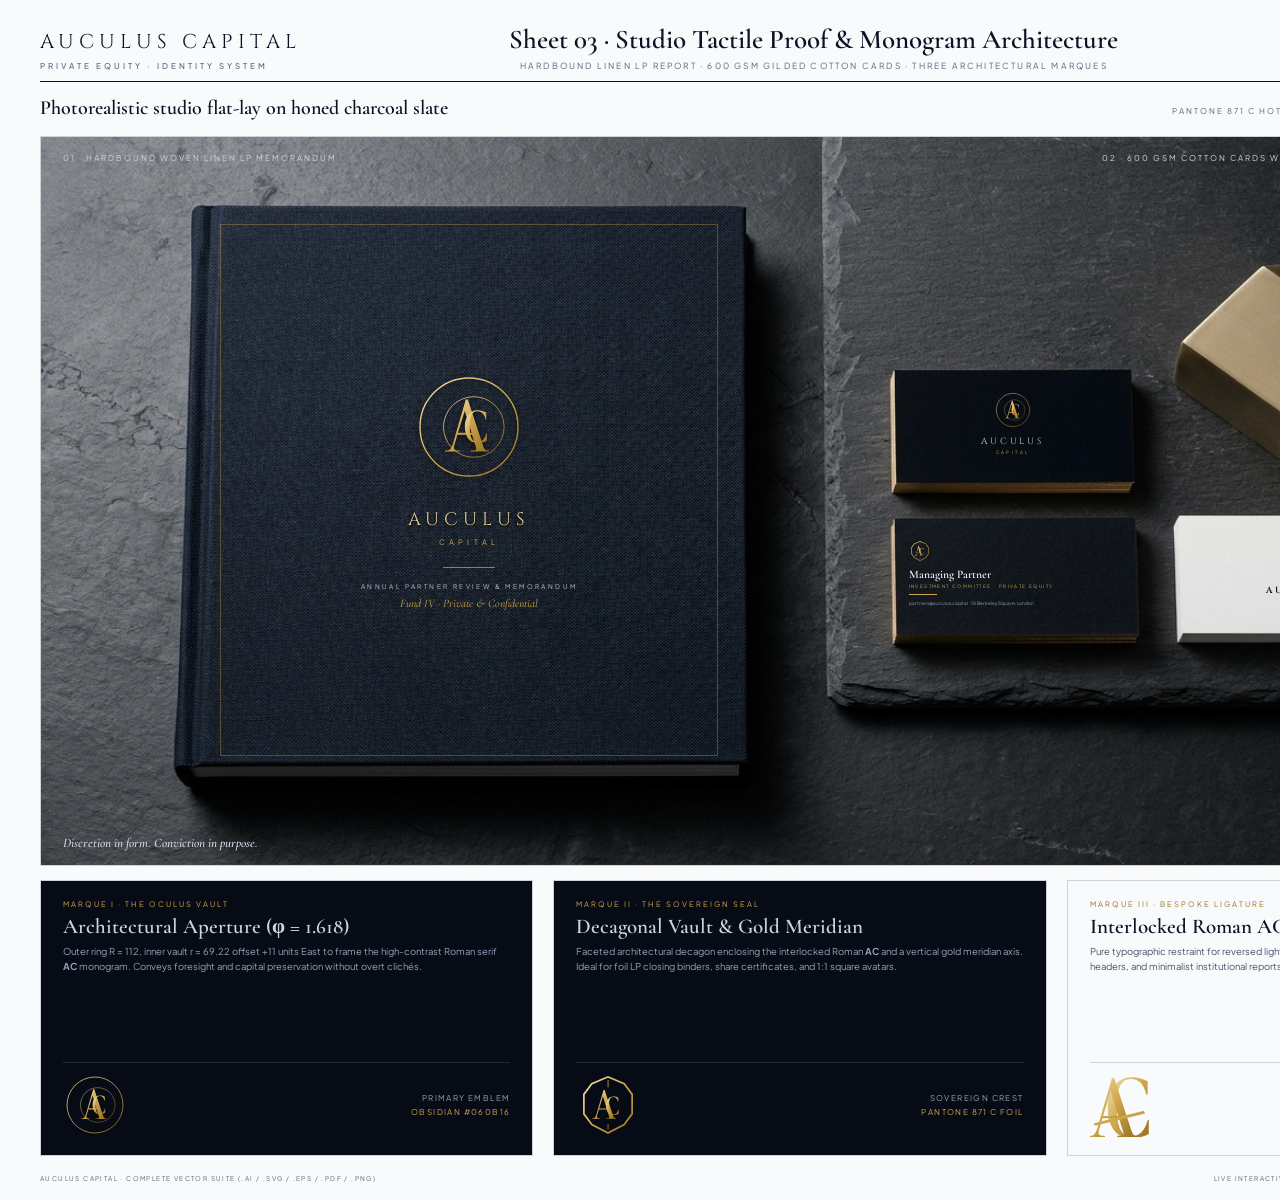
<file: board3-studio.html>
<!doctype html><html lang="en"><head><meta charset="utf-8"><title>Sheet 01 · Auculus Capital Master Identity Architecture</title><meta name="viewport" content="width=1600"><link rel="preconnect" href="https://fonts.googleapis.com"><link rel="preconnect" href="https://fonts.gstatic.com" crossorigin><link href="https://fonts.googleapis.com/css2?family=Cormorant+Garamond:ital,wght@0,600;0,700;1,600&amp;family=Cinzel:wght@400;600&amp;family=Plus+Jakarta+Sans:wght@400;500;700&amp;display=swap" rel="stylesheet"><style>*{box-sizing:border-box;margin:0;padding:0}html,body{background:#e6e9ee}body{font-family:'Plus Jakarta Sans',system-ui,sans-serif;color:#0A1324;overflow-x:hidden}
.board{width:1600px;height:1200px;overflow:hidden;position:relative;background:#F8FAFC;padding:16px 40px 14px;display:flex;flex-direction:column;gap:14px}
.hd{height:66px;flex:none;display:flex;justify-content:space-between;align-items:flex-end;border-bottom:1px solid #0A1324;padding-bottom:10px}
.brand{font-family:'Cinzel',serif;font-size:20px;letter-spacing:5px}.brand small{display:block;font:500 8px 'Plus Jakarta Sans';letter-spacing:3px;margin-top:6px;color:#596779}
.sheet{text-align:center}.sheet b{display:block;font:600 27px/1 'Cormorant Garamond',serif}.sheet span{font-size:8.5px;letter-spacing:2.2px;color:#596779;display:block;margin-top:7px}
.pal{display:flex;gap:6px;align-items:center;font-size:7.5px;letter-spacing:1.4px;color:#596779}.pal i{width:20px;height:20px;border:1px solid #0A132430;display:block}
.lab{display:flex;justify-content:space-between;align-items:baseline;height:26px;flex:none}.lab h2{font:600 20px 'Cormorant Garamond',serif}.lab span{font-size:8px;letter-spacing:2px;color:#596779}
.cap{position:absolute;left:22px;right:22px;top:16px;display:flex;justify-content:space-between;font-size:8px;letter-spacing:2px;z-index:2}.foot{position:absolute;left:22px;right:22px;bottom:14px;display:flex;justify-content:space-between;font:italic 600 13px 'Cormorant Garamond',serif;z-index:2}.foot span:last-child{font:500 7px 'Plus Jakarta Sans';letter-spacing:1.6px;font-style:normal}
.dk{background:#060B16;color:#CBD5E1;position:relative;overflow:hidden}.lt{background:#F8FAFC;color:#0A1324;position:relative;overflow:hidden;border:1px solid #cdd2d8}
.colo{height:16px;flex:none;display:flex;justify-content:space-between;font-size:6.5px;letter-spacing:1.4px;color:#596779;align-items:center}
.gold{background:linear-gradient(135deg,#F3E3B6 0%,#CFA64B 48%,#9A7220 100%)}
.hero{height:318px;flex:none;display:grid;grid-template-columns:1fr 1fr;gap:20px}.hero>div svg{position:absolute;inset:0;width:100%;height:100%;padding:34px 20px 30px}
.mqs{height:342px;flex:none;display:flex;flex-direction:column}.mqs .row{flex:1;display:grid;grid-template-columns:repeat(3,1fr);gap:20px;min-height:0}
.mq{display:flex;flex-direction:column;border:1px solid #cdd2d8;min-height:0}.mqd{height:166px;flex:none}.mqd svg{position:absolute;inset:0;width:100%;height:100%;padding:26px 8px 8px}
.mqb{flex:1;display:flex;flex-direction:column;justify-content:space-between;padding:12px 16px 12px}.mqb h3{font:600 21px 'Cormorant Garamond',serif;margin-bottom:5px}.mqb p{font-size:9.5px;line-height:1.55;color:#3b4859}
.ic{display:flex;gap:10px;align-items:flex-end}.ic svg{display:block}
.eng{height:344px;flex:none;display:grid;grid-template-columns:740px 1fr;gap:20px}.eng>section{display:flex;flex-direction:column;min-height:0}.pair{flex:1;display:grid;grid-template-columns:1fr 1fr;gap:20px;min-height:0}.pair>div{border:1px solid #cdd2d8;min-height:0;overflow:hidden}
.scl{flex:1;min-height:0;border:1px solid #cdd2d8;padding:10px 12px;display:flex;flex-direction:column;gap:7px;overflow:hidden}
.hw{width:100%;overflow:hidden;position:relative}.hdr{width:1200px;height:90px;transform-origin:top left;transform:scale(.6083);display:flex;align-items:center;justify-content:space-between;padding:0 40px 0 24px;font-size:17px;gap:40px}.hdr span:first-of-type{margin-left:auto}
.hdr.lt{border:0;border-bottom:1px solid #cdd2d8}.hw small,.px small{font-size:7px;letter-spacing:1.3px;color:#596779;display:block}
.pxs{display:flex;gap:26px;align-items:flex-end;margin-top:auto}.px{display:flex;flex-direction:column;gap:5px}.px .b{display:flex;gap:8px;align-items:flex-end}.px .chk{padding:8px;display:flex;gap:8px;align-items:flex-end}
</style></head><body><svg width="0" height="0" style="position:absolute" aria-hidden="true" focusable="false"><defs>
<linearGradient id="gold" x1="0" y1="0" x2="1" y2="1"><stop offset="0" stop-color="#F3E3B6"/><stop offset=".48" stop-color="#CFA64B"/><stop offset="1" stop-color="#9A7220"/></linearGradient>
<linearGradient id="goldv" x1="0" y1="0" x2="0" y2="1"><stop offset="0" stop-color="#F3E3B6"/><stop offset=".5" stop-color="#CFA64B"/><stop offset="1" stop-color="#9A7220"/></linearGradient>
<linearGradient id="brass" x1="0" y1="0" x2="1" y2="1"><stop offset="0" stop-color="#E6CF98"/><stop offset=".45" stop-color="#C9A55A"/><stop offset=".7" stop-color="#B38D43"/><stop offset="1" stop-color="#8E6C2B"/></linearGradient>
<linearGradient id="sheen" x1="0" y1="0" x2="1" y2="1"><stop offset="0" stop-color="#fff" stop-opacity=".16"/><stop offset=".5" stop-color="#fff" stop-opacity="0"/><stop offset="1" stop-color="#000" stop-opacity=".28"/></linearGradient>
<linearGradient id="spine" x1="0" y1="0" x2="1" y2="0"><stop offset="0" stop-color="#000" stop-opacity=".55"/><stop offset=".35" stop-color="#fff" stop-opacity=".10"/><stop offset=".6" stop-color="#000" stop-opacity=".25"/><stop offset="1" stop-color="#000" stop-opacity="0"/></linearGradient>
<pattern id="linen" width="3" height="3" patternUnits="userSpaceOnUse"><rect width="3" height="3" fill="#0A1324"/><path d="M0 .5H3" stroke="#1d2b47" stroke-width=".7"/><path d="M.5 0V3" stroke="#04080f" stroke-width=".7"/></pattern>
<linearGradient id="sheenbg" x1="0" y1="0" x2="1" y2="1"><stop offset="0" stop-color="#fff" stop-opacity=".7"/><stop offset="1" stop-color="#9aa4b4" stop-opacity=".25"/></linearGradient><radialGradient id="deckglow" cx=".78" cy=".5" r=".7"><stop offset="0" stop-color="#14233f" stop-opacity=".9"/><stop offset="1" stop-color="#060B16" stop-opacity="0"/></radialGradient><filter id="brush" x="0" y="0" width="100%" height="100%"><feTurbulence type="fractalNoise" baseFrequency=".004 .9" numOctaves="2" seed="4"/><feColorMatrix values="0 0 0 0 1  0 0 0 0 .97  0 0 0 0 .88  0 0 0 1.1 -.42"/></filter>
<filter id="stone" x="0" y="0" width="100%" height="100%"><feTurbulence type="fractalNoise" baseFrequency=".75" numOctaves="3" seed="9"/><feColorMatrix values="0 0 0 0 .8  0 0 0 0 .84  0 0 0 0 .9  0 0 0 .9 -.35"/></filter>
<filter id="blur6" x="-20%" y="-20%" width="140%" height="140%"><feGaussianBlur stdDeviation="6"/></filter>
<filter id="blur3" x="-20%" y="-20%" width="140%" height="140%"><feGaussianBlur stdDeviation="2.6"/></filter>
<filter id="blur1" x="-20%" y="-20%" width="140%" height="140%"><feGaussianBlur stdDeviation=".8"/></filter>
<g id="wm"><path transform="translate(0 0)" d="M0 100V98H4C10 98 12 94 15 86L40 0H44L73 88C76 96 77 98 84 98V100H49V98H56C60 98 61 96 59 90L52 68H24L18 88C16 95 18 98 24 98H28V100ZM25 64H51L38 22Z"/><path transform="translate(100 0)" d="M0 0H36V2H31C26 2 25 5 25 11V70C25 88 31 97 45 97C59 97 67 87 67 70V12C67 5 64 2 58 2H55V0H82V2H79C73 2 71 5 71 12V70C71 92 60 102 42 102C20 102 10 92 10 72V11C10 5 9 2 4 2H0Z"/><path transform="translate(198 0)" d="M70 5V28H68C64 10 55 1 42 1C21 1 18 23 18 50C18 78 22 99 43 99C56 99 66 88 70 71H72V95C64 99 54 102 42 102C15 102 2 80 2 50C2 21 17 -2 43 -2C54 -2 63 1 70 5Z"/><path transform="translate(288 0)" d="M0 0H36V2H31C26 2 25 5 25 11V70C25 88 31 97 45 97C59 97 67 87 67 70V12C67 5 64 2 58 2H55V0H82V2H79C73 2 71 5 71 12V70C71 92 60 102 42 102C20 102 10 92 10 72V11C10 5 9 2 4 2H0Z"/><path transform="translate(386 0)" d="M0 0H38V2H32C27 2 26 5 26 11V91C26 96 28 97 33 97H47C61 97 66 89 71 74H74L70 100H0V98H5C10 98 11 95 11 89V11C11 5 10 2 5 2H0Z"/><path transform="translate(476 0)" d="M0 0H36V2H31C26 2 25 5 25 11V70C25 88 31 97 45 97C59 97 67 87 67 70V12C67 5 64 2 58 2H55V0H82V2H79C73 2 71 5 71 12V70C71 92 60 102 42 102C20 102 10 92 10 72V11C10 5 9 2 4 2H0Z"/><path transform="translate(574 0)" d="M62 4V26H60C56 8 48 1 36 1C23 1 15 9 15 20C15 32 27 38 40 44C57 52 67 59 67 74C67 91 53 102 34 102C23 102 10 99 3 94V70H5C9 90 19 99 34 99C47 99 56 91 56 79C56 67 46 62 31 55C15 48 5 40 5 25C5 9 18 -2 36 -2C46 -2 56 1 62 4Z"/></g><g id="wm3"><path transform="translate(0 0)" d="M0 100V98H4C10 98 12 94 15 86L40 0H44L73 88C76 96 77 98 84 98V100H49V98H56C60 98 61 96 59 90L52 68H24L18 88C16 95 18 98 24 98H28V100ZM25 64H51L38 22Z" style="fill:var(--mk,url(#gold));stroke:var(--mkS,none)"/><path transform="translate(0 0)" d="M-4 76L88 53.06V58.66L-4 81.6Z" style="fill:var(--bg,#060B16)"/><path transform="translate(100 0)" d="M0 0H36V2H31C26 2 25 5 25 11V70C25 88 31 97 45 97C59 97 67 87 67 70V12C67 5 64 2 58 2H55V0H82V2H79C73 2 71 5 71 12V70C71 92 60 102 42 102C20 102 10 92 10 72V11C10 5 9 2 4 2H0Z" style="fill:var(--mk,url(#gold));stroke:var(--mkS,none)"/><path transform="translate(100 0)" d="M-4 76L86 53.56V59.16L-4 81.6Z" style="fill:var(--bg,#060B16)"/><path transform="translate(198 0)" d="M70 5V28H68C64 10 55 1 42 1C21 1 18 23 18 50C18 78 22 99 43 99C56 99 66 88 70 71H72V95C64 99 54 102 42 102C15 102 2 80 2 50C2 21 17 -2 43 -2C54 -2 63 1 70 5Z"/><path transform="translate(288 0)" d="M0 0H36V2H31C26 2 25 5 25 11V70C25 88 31 97 45 97C59 97 67 87 67 70V12C67 5 64 2 58 2H55V0H82V2H79C73 2 71 5 71 12V70C71 92 60 102 42 102C20 102 10 92 10 72V11C10 5 9 2 4 2H0Z"/><path transform="translate(386 0)" d="M0 0H38V2H32C27 2 26 5 26 11V91C26 96 28 97 33 97H47C61 97 66 89 71 74H74L70 100H0V98H5C10 98 11 95 11 89V11C11 5 10 2 5 2H0Z"/><path transform="translate(476 0)" d="M0 0H36V2H31C26 2 25 5 25 11V70C25 88 31 97 45 97C59 97 67 87 67 70V12C67 5 64 2 58 2H55V0H82V2H79C73 2 71 5 71 12V70C71 92 60 102 42 102C20 102 10 92 10 72V11C10 5 9 2 4 2H0Z"/><path transform="translate(574 0)" d="M62 4V26H60C56 8 48 1 36 1C23 1 15 9 15 20C15 32 27 38 40 44C57 52 67 59 67 74C67 91 53 102 34 102C23 102 10 99 3 94V70H5C9 90 19 99 34 99C47 99 56 91 56 79C56 67 46 62 31 55C15 48 5 40 5 25C5 9 18 -2 36 -2C46 -2 56 1 62 4Z"/></g><g id="cap"><path transform="translate(0 0)" d="M70 5V28H68C64 10 55 1 42 1C21 1 18 23 18 50C18 78 22 99 43 99C56 99 66 88 70 71H72V95C64 99 54 102 42 102C15 102 2 80 2 50C2 21 17 -2 43 -2C54 -2 63 1 70 5Z"/><path transform="translate(114 0)" d="M0 100V98H4C10 98 12 94 15 86L40 0H44L73 88C76 96 77 98 84 98V100H49V98H56C60 98 61 96 59 90L52 68H24L18 88C16 95 18 98 24 98H28V100ZM25 64H51L38 22Z"/><path transform="translate(238 0)" d="M0 0H39C64 0 73 11 73 26C73 44 59 53 37 53H24V89C24 95 26 98 31 98H35V100H0V98H4C9 98 10 95 10 89V11C10 5 9 2 4 2H0ZM24 3V50H36C51 50 58 42 58 26C58 10 51 3 37 3Z"/><path transform="translate(352 0)" d="M0 0H38V2H33C28 2 26 5 26 11V89C26 95 28 98 33 98H38V100H0V98H5C10 98 12 95 12 89V11C12 5 10 2 5 2H0Z"/><path transform="translate(430 0)" d="M0 0H76L78 25H76C71 7 67 3 55 3H45V89C45 95 47 98 52 98H56V100H20V98H24C29 98 31 95 31 89V3H21C9 3 6 7 2 25H0Z"/><path transform="translate(548 0)" d="M0 100V98H4C10 98 12 94 15 86L40 0H44L73 88C76 96 77 98 84 98V100H49V98H56C60 98 61 96 59 90L52 68H24L18 88C16 95 18 98 24 98H28V100ZM25 64H51L38 22Z"/><path transform="translate(672 0)" d="M0 0H38V2H32C27 2 26 5 26 11V91C26 96 28 97 33 97H47C61 97 66 89 71 74H74L70 100H0V98H5C10 98 11 95 11 89V11C11 5 10 2 5 2H0Z"/></g><g id="m1"><g fill="none" style="stroke:var(--mkS,var(--mk,url(#gold)))"><circle cx="128" cy="128" r="112" stroke-width="3.2"/><circle cx="139" cy="128" r="69.22" stroke-width="1.8"/></g><path transform="translate(73 65) scale(1.19)" style="fill:var(--mk,url(#gold));stroke:var(--mkS,none)" fill-rule="evenodd" d="M0 100V98H4C10 98 12 94 15 86L40 0H44L73 88C76 96 77 98 84 98V100H49V98H56C60 98 61 96 59 90L52 68H24L18 88C16 95 18 98 24 98H28V100ZM25 64H51L38 22Z"/><path transform="translate(117 91) scale(0.72)" style="fill:var(--mk,url(#gold));stroke:var(--mkS,none)" fill-rule="evenodd" d="M70 5V28H68C64 10 55 1 42 1C21 1 18 23 18 50C18 78 22 99 43 99C56 99 66 88 70 71H72V95C64 99 54 102 42 102C15 102 2 80 2 50C2 21 17 -2 43 -2C54 -2 63 1 70 5Z"/></g><g id="m2"><path fill-rule="evenodd" style="fill:var(--mk,url(#gold));stroke:var(--mkS,none)" d="M128 12L195 40L228 84L228 165L195 209L128 244L61 209L28 165L28 84L61 40Z M128 19L191 46L221 87L221 162L190 204L128 236L66 204L35 162L35 87L65 46Z"/><path transform="translate(64 68) scale(1.15)" style="fill:var(--mk,url(#gold));stroke:var(--mkS,none)" fill-rule="evenodd" d="M0 100V98H4C10 98 12 94 15 86L40 0H44L73 88C76 96 77 98 84 98V100H49V98H56C60 98 61 96 59 90L52 68H24L18 88C16 95 18 98 24 98H28V100ZM25 64H51L38 22Z"/><path transform="translate(119 95) scale(0.72)" style="fill:var(--mk,url(#gold));stroke:var(--mkS,none)" fill-rule="evenodd" d="M70 5V28H68C64 10 55 1 42 1C21 1 18 23 18 50C18 78 22 99 43 99C56 99 66 88 70 71H72V95C64 99 54 102 42 102C15 102 2 80 2 50C2 21 17 -2 43 -2C54 -2 63 1 70 5Z"/><path d="M127 28H130V57H127ZM127 204H130V226H127Z" style="fill:var(--mk,url(#gold));stroke:var(--mkS,none)"/></g><g id="a3"><path transform="translate(26 10) scale(1.1)" style="fill:var(--mk,url(#gold));stroke:var(--mkS,none)" fill-rule="evenodd" d="M70 5V28H68C64 10 55 1 42 1C21 1 18 23 18 50C18 78 22 99 43 99C56 99 66 88 70 71H72V95C64 99 54 102 42 102C15 102 2 80 2 50C2 21 17 -2 43 -2C54 -2 63 1 70 5Z"/><path transform="translate(-8 10) scale(1.1)" style="fill:var(--mk,url(#gold));stroke:var(--mkS,none)" fill-rule="evenodd" d="M0 100V98H4C10 98 12 94 15 86L40 0H44L73 88C76 96 77 98 84 98V100H49V98H56C60 98 61 96 59 90L52 68H24L18 88C16 95 18 98 24 98H28V100ZM25 64H51L38 22Z"/><path d="M2 94L96 71L98 76L4 99Z" style="fill:var(--mk,url(#gold));stroke:var(--mkS,none)"/></g><g id="mm1"><circle cx="128" cy="128" r="110" fill="none" style="stroke:var(--mkS,var(--mk,url(#gold)))" stroke-width="14"/><path transform="translate(66 56) scale(1.36)" style="fill:var(--mk,url(#gold));stroke:var(--mkS,none)" fill-rule="evenodd" d="M0 100V98H4C10 98 12 94 15 86L40 0H44L73 88C76 96 77 98 84 98V100H49V98H56C60 98 61 96 59 90L52 68H24L18 88C16 95 18 98 24 98H28V100ZM25 64H51L38 22Z"/></g><g id="mm2"><path fill-rule="evenodd" style="fill:var(--mk,url(#gold));stroke:var(--mkS,none)" d="M128 12L195 40L228 84L228 165L195 209L128 244L61 209L28 165L28 84L61 40Z M128 19L191 46L221 87L221 162L190 204L128 236L66 204L35 162L35 87L65 46Z"/><path transform="translate(68 62) scale(1.3)" style="fill:var(--mk,url(#gold));stroke:var(--mkS,none)" fill-rule="evenodd" d="M0 100V98H4C10 98 12 94 15 86L40 0H44L73 88C76 96 77 98 84 98V100H49V98H56C60 98 61 96 59 90L52 68H24L18 88C16 95 18 98 24 98H28V100ZM25 64H51L38 22Z"/></g><g id="mm3"><path transform="translate(24 6) scale(1.15)" style="fill:var(--mk,url(#gold));stroke:var(--mkS,none)" fill-rule="evenodd" d="M70 5V28H68C64 10 55 1 42 1C21 1 18 23 18 50C18 78 22 99 43 99C56 99 66 88 70 71H72V95C64 99 54 102 42 102C15 102 2 80 2 50C2 21 17 -2 43 -2C54 -2 63 1 70 5Z"/><path transform="translate(-10 6) scale(1.15)" style="fill:var(--mk,url(#gold));stroke:var(--mkS,none)" fill-rule="evenodd" d="M0 100V98H4C10 98 12 94 15 86L40 0H44L73 88C76 96 77 98 84 98V100H49V98H56C60 98 61 96 59 90L52 68H24L18 88C16 95 18 98 24 98H28V100ZM25 64H51L38 22Z"/></g>
</defs></svg>
<style>
.photo-stage {
  position: relative;
  width: 1520px;
  height: 730px;
  border: 1px solid #cdd2d8;
  overflow: hidden;
  background: #060B16;
  flex: none;
}
.photo-stage img.bg {
  width: 100%;
  height: 100%;
  object-fit: fill;
  display: block;
}
.foil-book {
  position: absolute;
  left: 11.8%;
  top: 12.0%;
  width: 32.8%;
  height: 73.0%;
  display: flex;
  flex-direction: column;
  align-items: center;
  justify-content: center;
  pointer-events: none;
  border: 1px solid rgba(207, 166, 75, 0.34);
  padding: 24px 18px;
}
.foil-card-top {
  position: absolute;
  left: 56.1%;
  top: 31.8%;
  width: 15.8%;
  height: 15.0%;
  display: flex;
  flex-direction: column;
  align-items: center;
  justify-content: center;
  pointer-events: none;
}
.foil-card-bot {
  position: absolute;
  left: 56.1%;
  top: 52.3%;
  width: 16.0%;
  height: 15.2%;
  display: flex;
  flex-direction: column;
  justify-content: center;
  padding: 10px 16px;
  pointer-events: none;
}
.foil-card-wht {
  position: absolute;
  left: 74.6%;
  top: 52.0%;
  width: 16.4%;
  height: 15.4%;
  display: flex;
  flex-direction: column;
  align-items: center;
  justify-content: center;
  pointer-events: none;
}
.spec-row {
  flex: 1;
  display: grid;
  grid-template-columns: repeat(3, 1fr);
  gap: 20px;
  min-height: 0;
}
.spec-card {
  border: 1px solid #cdd2d8;
  background: #060B16;
  color: #CBD5E1;
  padding: 18px 22px;
  position: relative;
  overflow: hidden;
  display: flex;
  flex-direction: column;
  justify-content: space-between;
}
.spec-card.light {
  background: #F8FAFC;
  color: #0A1324;
}
.spec-card h3 {
  font: 600 21px 'Cormorant Garamond', serif;
  margin-bottom: 5px;
}
.spec-card p {
  font-size: 9.5px;
  line-height: 1.58;
  color: #94A3B8;
}
.spec-card.light p {
  color: #475569;
}
.spec-tag {
  font-size: 7.5px;
  letter-spacing: 2px;
  color: #CFA64B;
  text-transform: uppercase;
  margin-bottom: 5px;
  display: block;
}
</style>
<div class="board">
  <header class="hd">
    <div class="brand">AUCULUS CAPITAL<small>PRIVATE EQUITY · IDENTITY SYSTEM</small></div>
    <div class="sheet"><b>Sheet 03 · Studio Tactile Proof &amp; Monogram Architecture</b><span>HARDBOUND LINEN LP REPORT · 600 GSM GILDED COTTON CARDS · THREE ARCHITECTURAL MARQUES</span></div>
    <div class="pal"><i style="background:#060B16"></i><i style="background:#0A1324"></i><i style="background:#94A3B8"></i><i style="background:#CBD5E1"></i><i style="background:#F8FAFC"></i><i class="gold"></i><span style="margin-left:8px">SHEET 03 / 03</span></div>
  </header>
  <div class="lab"><h2>Photorealistic studio flat-lay on honed charcoal slate</h2><span>PANTONE 871 C HOT-FOIL STAMPING · BLIND DEBOSS · GILDED EDGES</span></div>
  <div class="photo-stage">
    <img class="bg" src="assets/pe-brand-world.png" alt="Auculus Capital studio flat-lay">
    <div class="cap" style="color:#CBD5E1"><span>01 · HARDBOUND WOVEN LINEN LP MEMORANDUM</span><span>02 · 600 GSM COTTON CARDS WITH GILDED EDGES &amp; BRUSHED BRASS WEIGHT</span></div>
    <!-- Book Cover Foil Overlay -->
    <div class="foil-book">
      <svg viewBox="0 0 256 256" width="112" height="112" style="filter:drop-shadow(0 2px 3px rgba(0,0,0,0.65))"><use href="#m1"/></svg>
      <div style="font-family:'Cinzel',serif;font-size:18px;letter-spacing:5px;color:#E6CF98;margin-top:24px;text-shadow:0 1px 2px rgba(0,0,0,0.8)">AUCULUS</div>
      <div style="font-family:'Plus Jakarta Sans',sans-serif;font-size:7.5px;letter-spacing:4.2px;color:#CFA64B;margin-top:5px">CAPITAL</div>
      <div style="width:52px;height:1px;background:#CFA64B;margin:20px 0 14px;opacity:0.7"></div>
      <div style="font-family:'Plus Jakarta Sans',sans-serif;font-size:6.5px;letter-spacing:2.4px;color:#CBD5E1;opacity:0.88">ANNUAL PARTNER REVIEW &amp; MEMORANDUM</div>
      <div style="font-family:'Cormorant Garamond',serif;font-style:italic;font-size:11.5px;color:#CFA64B;margin-top:6px">Fund IV · Private &amp; Confidential</div>
    </div>
    <!-- Top Dark Business Card Front -->
    <div class="foil-card-top">
      <svg viewBox="0 0 256 256" width="38" height="38"><use href="#m1"/></svg>
      <div style="font-family:'Cinzel',serif;font-size:9px;letter-spacing:2.8px;color:#CBD5E1;margin-top:6px">AUCULUS</div>
      <div style="font-family:'Plus Jakarta Sans',sans-serif;font-size:4.4px;letter-spacing:2.4px;color:#CFA64B;margin-top:2px">CAPITAL</div>
    </div>
    <!-- Bottom Dark Business Card Back -->
    <div class="foil-card-bot">
      <svg viewBox="0 0 256 256" width="22" height="22" style="margin-bottom:5px"><use href="#m2"/></svg>
      <div style="font-family:'Cormorant Garamond',serif;font-size:11.5px;font-weight:600;color:#F8FAFC">Managing Partner</div>
      <div style="font-family:'Plus Jakarta Sans',sans-serif;font-size:4.5px;letter-spacing:1.4px;color:#CFA64B;margin-top:2px">INVESTMENT COMMITTEE · PRIVATE EQUITY</div>
      <div style="width:28px;height:0.6px;background:#CFA64B;margin:5px 0"></div>
      <div style="font-family:'Plus Jakarta Sans',sans-serif;font-size:4.6px;color:#94A3B8">partners@auculus.capital · 18 Berkeley Square, London</div>
    </div>
    <!-- White Alabaster Business Card Reversed -->
    <div class="foil-card-wht">
      <svg viewBox="0 0 256 256" width="38" height="38"><use href="#m2"/></svg>
      <div style="font-family:'Cinzel',serif;font-size:9px;letter-spacing:2.8px;color:#0A1324;margin-top:6px;font-weight:600">AUCULUS</div>
      <div style="font-family:'Plus Jakarta Sans',sans-serif;font-size:4.4px;letter-spacing:2.4px;color:#9A7220;margin-top:2px">CAPITAL</div>
    </div>
    <div class="foot" style="color:#CBD5E1"><span>Discretion in form. Conviction in purpose.</span><span>STUDIO MACRO PROOF · 1:1 VECTOR OVERLAY</span></div>
  </div>
  <div class="spec-row">
    <div class="spec-card">
      <div>
        <span class="spec-tag">Marque I · The Oculus Vault</span>
        <h3>Architectural Aperture (φ = 1.618)</h3>
        <p>Outer ring R = 112, inner vault r = 69.22 offset +11 units East to frame the high-contrast Roman serif <b>AC</b> monogram. Conveys foresight and capital preservation without overt clichés.</p>
      </div>
      <div style="display:flex;align-items:center;justify-content:space-between;border-top:1px solid #1E293B;padding-top:10px">
        <svg viewBox="0 0 256 256" width="64" height="64"><use href="#m1"/></svg>
        <div style="text-align:right;font-size:8px;letter-spacing:1.4px;color:#94A3B8;line-height:1.8">PRIMARY EMBLEM<br><span style="color:#CFA64B">OBSIDIAN #060B16</span></div>
      </div>
    </div>
    <div class="spec-card">
      <div>
        <span class="spec-tag">Marque II · The Sovereign Seal</span>
        <h3>Decagonal Vault &amp; Gold Meridian</h3>
        <p>Faceted architectural decagon enclosing the interlocked Roman <b>AC</b> and a vertical gold meridian axis. Ideal for foil LP closing binders, share certificates, and 1:1 square avatars.</p>
      </div>
      <div style="display:flex;align-items:center;justify-content:space-between;border-top:1px solid #1E293B;padding-top:10px">
        <svg viewBox="0 0 256 256" width="64" height="64"><use href="#m2"/></svg>
        <div style="text-align:right;font-size:8px;letter-spacing:1.4px;color:#94A3B8;line-height:1.8">SOVEREIGN CREST<br><span style="color:#CFA64B">PANTONE 871 C FOIL</span></div>
      </div>
    </div>
    <div class="spec-card light">
      <div>
        <span class="spec-tag" style="color:#9A7220">Marque III · Bespoke Ligature</span>
        <h3>Interlocked Roman AC &amp; 14° Incision</h3>
        <p>Pure typographic restraint for reversed light applications (#F8FAFC Warm Alabaster), legal stationery headers, and minimalist institutional reports.</p>
      </div>
      <div style="display:flex;align-items:center;justify-content:space-between;border-top:1px solid #CBD5E1;padding-top:10px">
        <svg viewBox="0 0 110 120" width="64" height="64"><use href="#a3"/></svg>
        <div style="text-align:right;font-size:8px;letter-spacing:1.4px;color:#475569;line-height:1.8">REVERSED LIGHT<br><span style="color:#0A1324">ALABASTER #F8FAFC</span></div>
      </div>
    </div>
  </div>
  <div class="colo"><span>AUCULUS CAPITAL · COMPLETE VECTOR SUITE (.AI / .SVG / .EPS / .PDF / .PNG)</span><span>LIVE INTERACTIVE SHOWCASE: FRANK20190926.GITHUB.IO/AUCULUS-PE-LOGO</span></div>
</div></body></html>
</file>
<file: style.css>
:root{--navy:#060B16;--ink:#0A1324;--silver:#CBD5E1;--gold:#CFA64B;--paper:#F8FAFC;--line:#cdd2d8}*{box-sizing:border-box}body{margin:0;background:#e6e9ee;color:var(--ink);font-family:'Plus Jakarta Sans',sans-serif;font-size:11px}.board{max-width:1600px;margin:auto;padding:24px 40px 16px;background:var(--paper)}header{height:54px;display:flex;justify-content:space-between;border-bottom:1px solid var(--ink)}.brand-title{font-family:'Cinzel',serif;font-size:18px;letter-spacing:3px}.brand-title span{display:block;font:8px 'Plus Jakarta Sans',sans-serif;letter-spacing:2.4px;margin-top:5px}.edition{text-align:right;font-size:9px;line-height:1.8;letter-spacing:1px}.edition span{color:#596779;letter-spacing:.2px}.intro{height:111px;display:flex;justify-content:space-between;align-items:center}.eyebrow{font-size:8px;letter-spacing:2px;margin:0 0 9px}h1{font-family:'Cormorant Garamond',serif;font-size:35px;font-weight:600;line-height:1;margin:0}nav{display:flex;gap:20px;align-self:flex-end;padding-bottom:25px}button,a{-webkit-tap-highlight-color:transparent}button{cursor:pointer;font:inherit;color:inherit;border:0;background:none}nav button{padding:9px 0;border-bottom:1px solid transparent;color:#5a6675;font-family:'Cinzel',serif;font-size:16px}nav button span{font-family:'Plus Jakarta Sans',sans-serif;font-size:9px;margin-left:7px}nav button.selected{border-color:#9A7220;color:var(--ink)}button:hover,a:hover{background:#e7ebf0}button:active,a:active{transform:translateY(1px)}:focus-visible{outline:2px solid #9A7220;outline-offset:4px}.lockups{display:grid;grid-template-columns:1fr 1fr;height:314px;border:1px solid var(--line)}figure{margin:0;position:relative;overflow:hidden}.primary{background:var(--navy);color:var(--silver)}.reverse{background:var(--paper);border-left:1px solid var(--line)}figcaption,.figure-foot{position:absolute;left:24px;right:24px;display:flex;justify-content:space-between;z-index:1}figcaption{top:19px;font-size:8px;letter-spacing:1.6px}.figure-foot{bottom:18px;font-size:8px}.figure-foot>span:last-child{font-size:7px;letter-spacing:1px}.lockups img{display:block;height:100%;width:100%;object-fit:contain;padding:12px 5px}.specimens{display:grid;grid-template-columns:1fr 1.08fr 1.22fr;margin-top:22px;gap:28px;height:265px}.specimens article:not(:last-child){border-right:1px solid var(--line);padding-right:28px}.section-head{display:flex;align-items:center;justify-content:space-between;height:28px;gap:10px}h2{font-family:'Cormorant Garamond',serif;font-size:20px;font-weight:600;margin:0}.section-head>span,.section-head button{font-size:8px;letter-spacing:.6px}.section-head button{padding:5px 7px;border:1px solid var(--line)}.diagram{height:166px;position:relative;background:var(--navy);margin-top:6px}.diagram>img{position:absolute;width:152px;height:152px;left:50%;top:7px;transform:translateX(-50%)}.grid{position:absolute;width:100%;height:100%}.grid.off{display:none}p{font-size:9px;line-height:1.7;margin:10px 0 0}p span{color:#596779}p strong{font-weight:500}.nav-viewport{margin-top:6px;height:49px;overflow:hidden;background:var(--navy)}.sample-nav{width:1200px;height:160px;transform:scale(var(--nav-scale,.29));transform-origin:top left;display:flex;align-items:center;justify-content:space-between;padding:0 36px;color:var(--silver);font-size:20px}.sample-nav img{width:270px;height:140px;object-fit:contain}.micro-label{font-size:7px;letter-spacing:1px;color:#596779;margin-top:7px}.icon-strip{height:101px;display:flex;align-items:center;justify-content:space-between;gap:12px}.icon-strip>div{display:flex;align-items:center;justify-content:center;gap:8px;height:93px;position:relative;padding-bottom:18px}.icon-strip span{position:absolute;bottom:0;font-size:7px;white-space:nowrap;letter-spacing:.3px}.slide{height:190px;margin-top:6px;background:var(--navy);color:var(--silver);position:relative;overflow:hidden;padding:18px 22px}.slide>img{width:115px;height:50px;object-fit:contain;position:relative;z-index:1;margin-left:-12px;margin-top:-12px}.slide-quarter{position:absolute;right:20px;top:20px;font-size:7px;letter-spacing:1px}.slide h3{font:600 29px/.95 'Cormorant Garamond',serif;position:relative;z-index:1;margin:13px 0}.slide-foot{position:absolute;bottom:16px;left:22px;right:22px;font-size:5.5px;letter-spacing:1px;display:flex;justify-content:space-between}.orbit{width:230px;height:230px;border:1px solid #9A722060;border-radius:50%;position:absolute;right:-70px;top:36px}.orbit:after{content:'';position:absolute;inset:18px;border:1px solid #9A722060;border-radius:50%}.deck-tabs{display:flex;gap:4px}.deck-tabs button.selected{background:var(--ink);color:var(--paper);border-color:var(--ink)}[hidden]{display:none!important}.metrics-title{font:600 18px 'Cormorant Garamond',serif}.metrics-title>span{float:right;font:7px 'Plus Jakarta Sans',sans-serif}.metrics{display:flex;justify-content:space-between;margin-top:18px;font:600 28px 'Cormorant Garamond',serif}.metrics small{display:block;font:6px 'Plus Jakarta Sans',sans-serif;letter-spacing:1px;margin-top:4px}.bars{position:absolute;bottom:34px;right:24px;left:24px;height:36px;display:flex;gap:8px;align-items:end}.bars i{background:#94A3B8;width:20%}.bars i:last-child{background:var(--gold)}footer{display:grid;grid-template-columns:2.4fr 1fr;border-top:1px solid var(--ink);gap:40px;margin-top:12px;padding-top:10px}.swatches{display:flex;gap:20px;margin-top:9px}.swatches button{text-align:left;padding:0;flex:1;min-width:0}.swatches i{display:block;height:13px;border:1px solid #0A132420;margin-bottom:8px}.swatches b{display:block;font-size:9px;font-weight:500;margin-bottom:4px}.swatches span,.swatches small{display:block;font-size:8px;line-height:1.7}.swatches small{color:#596779}.gold{background:linear-gradient(135deg,#F3E3B6 0%,#CFA64B 48%,#9A7220 100%)}.print-note{font-size:7px;line-height:1.5;color:#596779;margin-top:8px}.downloads{border-left:1px solid var(--line);padding-left:28px}.downloads h2{margin-bottom:8px}.downloads h2 span{float:right;font:7px 'Plus Jakarta Sans',sans-serif;padding-top:8px}.downloads a{display:flex;justify-content:space-between;text-decoration:none;color:var(--ink);border-bottom:1px solid var(--line);padding:9px 0;font-size:9px}.downloads a span{font-size:8px;color:#596779}.colophon{display:flex;justify-content:space-between;font-size:6px;letter-spacing:1.1px;margin-top:15px;color:#596779}@media(min-width:1100px) and (min-height:920px){.board{min-height:920px}}@media(max-width:1100px){.board{padding:20px}.intro{height:auto;padding:28px 0;gap:20px;align-items:start;flex-direction:column}nav{align-self:stretch;padding:0}.specimens{gap:16px}.specimens article:not(:last-child){padding-right:16px}h1{font-size:32px}.figure-foot>span:last-child{display:none}footer{gap:20px}.swatches{gap:10px}}@media(max-width:760px){header{height:68px}.brand-title{font-size:15px}.edition{font-size:7px}.lockups{grid-template-columns:1fr;height:auto}.lockups figure{height:280px}.reverse{border-left:0;border-top:1px solid var(--line)}.specimens{display:block;height:auto}.specimens article{margin-bottom:24px}.specimens article:not(:last-child){border-right:0;padding-right:0}.diagram{height:190px}.slide{height:auto;aspect-ratio:16/9}.slide h3{font-size:34px}.icon-strip{justify-content:space-around}footer{grid-template-columns:1fr}.downloads{padding-left:0;border:0}.swatches{display:grid;grid-template-columns:1fr 1fr;gap:16px}.colophon{line-height:1.8;gap:20px}.print-note{font-size:8px}.figure-foot{font-size:8px}nav{gap:16px}nav button span{font-size:8px}}
.specimens{grid-template-columns:minmax(0,1fr) minmax(0,1.08fr) minmax(0,1.22fr)}.specimens article{min-width:0}.board{padding-top:20px}.lockups{height:300px}.intro{height:104px}.specimens{height:258px;margin-top:18px}.colophon{margin-top:10px}@media(max-width:760px){.lockups{height:auto}.intro{height:auto}.specimens{height:auto}}
.board{padding-bottom:10px}.specimens{height:248px}footer{margin-top:8px}.colophon{margin-top:6px}
.slide{width:min(100%,337.7778px);height:190px;margin-inline:auto;aspect-ratio:16/9}.slide h3{font-size:27px}@media(max-width:760px){.specimens{height:auto}.slide{width:100%;height:auto}.slide h3{font-size:30px}}
/* claude-showcase */
.topbar{display:flex;justify-content:space-between;align-items:center;gap:16px;flex-wrap:wrap;padding:10px 0;border-bottom:1px solid var(--line);font-size:9px;letter-spacing:1.4px}
.topbar .dl{display:flex;gap:8px;flex-wrap:wrap}.topbar a{color:var(--ink);text-decoration:none;border:1px solid var(--line);padding:7px 10px}.topbar a.zip{background:var(--navy);color:var(--silver);border-color:var(--navy)}.topbar a.zip:hover{background:#14213a}
.cmp{display:grid;grid-template-columns:repeat(3,minmax(0,1fr));gap:16px;margin-top:18px}.cmp button{display:block;text-align:left;border:1px solid var(--line);background:#fff;padding:0}.cmp button.selected{border-color:#9A7220;box-shadow:0 0 0 1px #9A7220}
.cmp .pn{height:150px;position:relative}.cmp .pn svg{position:absolute;inset:0;width:100%;height:100%;padding:8px}.cmp .pn+.pn{border-top:1px solid var(--line)}.cmp .meta{padding:10px 12px;font-size:9px;line-height:1.6;color:#3b4859}.cmp .meta b{font:600 18px 'Cormorant Garamond',serif;color:var(--ink);display:block}
.world{margin-top:26px}.world h2{margin-bottom:10px}.tri{display:grid;grid-template-columns:repeat(auto-fit,minmax(280px,1fr));gap:16px}.tri>div{border:1px solid var(--line);overflow:hidden}.tri svg{display:block;width:100%;height:auto}
.deckpair{display:grid;grid-template-columns:repeat(auto-fit,minmax(300px,1fr));gap:16px}.deckpair>div{border:1px solid var(--line);overflow:hidden}.deckpair svg{display:block;width:100%;height:auto}
.world .lead{font-size:9px;color:#596779;margin:0 0 12px}
.dk{background:var(--navy);color:var(--silver)}.lt{background:var(--paper)}
</file>
